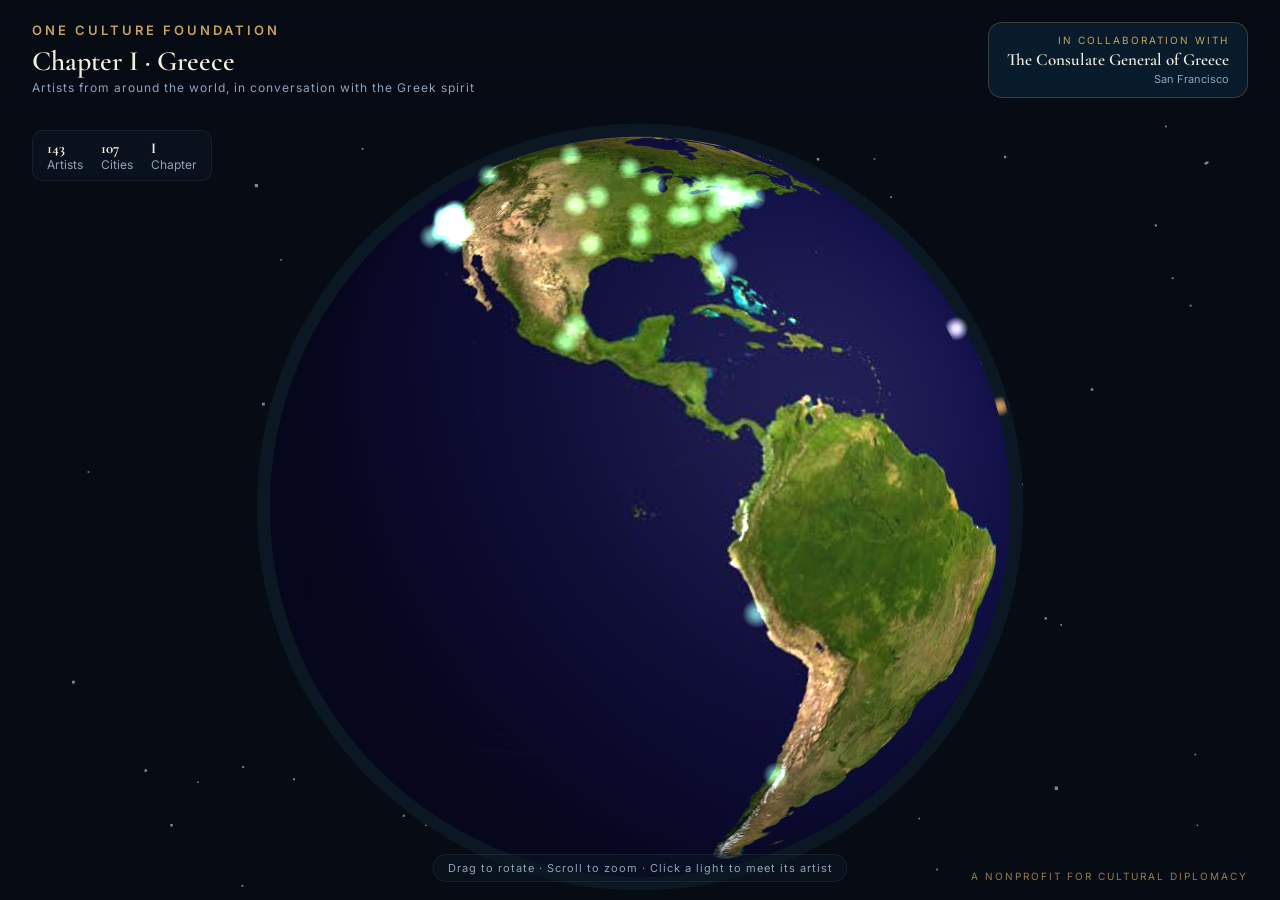
<file: classic.html>
<!DOCTYPE html>
<html lang="en">
<head>
<meta charset="UTF-8">
<meta name="viewport" content="width=device-width, initial-scale=1.0">
<title>World Culture Salon · Chapter I — Greece | One Culture Foundation</title>
<meta name="description" content="Artists from around the world in conversation with the Greek spirit. An interactive gallery by One Culture Foundation.">
<link rel="stylesheet" href="fonts-classic.css">
<style>
  :root{
    --bg-deep:#060b14;
    --bg-panel:#0d1826;
    --aegean:#123c5a;
    --gold:#c9a15f;
    --terracotta:#b5603a;
    --marble:#f2ede1;
    --muted:#8fa3b8;
  }
  *{box-sizing:border-box;margin:0;padding:0;}
  html,body{height:100%;background:var(--bg-deep);color:var(--marble);font-family:'Inter',sans-serif;overflow:hidden;}
  body.fallback-mode{overflow:auto;height:auto;}
  #app{position:relative;width:100vw;height:100vh;display:flex;flex-direction:column;}
  @supports (height:100dvh){ #app{height:100dvh;} }
  body.fallback-mode #app{height:auto;min-height:100vh;}

  /* ---- loading ---- */
  #loading{
    position:fixed;inset:0;z-index:30;display:flex;
    flex-direction:column;align-items:center;justify-content:center;gap:16px;
    background:var(--bg-deep);transition:opacity .5s ease;
  }
  #loading.done{opacity:0;pointer-events:none;}
  #loading .mark{font-family:'Cormorant Garamond',serif;font-size:24px;color:var(--gold);}
  #loading .bar{width:140px;height:1px;background:rgba(201,161,95,0.18);overflow:hidden;}
  #loading .bar i{display:block;height:100%;width:40%;background:var(--gold);animation:sweep 1.3s ease-in-out infinite;}
  @keyframes sweep{0%{transform:translateX(-100%);}100%{transform:translateX(350%);}}

  /* ---- header ---- */
  header{
    position:relative;z-index:5;
    padding:22px 32px 16px;
    background:linear-gradient(180deg, rgba(6,11,20,0.95) 0%, rgba(6,11,20,0.0) 100%);
    display:flex;justify-content:space-between;align-items:flex-start;gap:24px;flex-wrap:wrap;
  }
  .brand{display:flex;flex-direction:column;gap:2px;}
  .brand .eyebrow{font-size:13px;letter-spacing:3px;color:var(--gold);text-transform:uppercase;font-weight:600;}
  .brand .eyebrow a{color:var(--gold);text-decoration:none;border-bottom:1px solid transparent;padding-bottom:2px;transition:border-color .25s,color .25s;}
  .brand .eyebrow a:hover,.brand .eyebrow a:focus-visible{color:#dcb87a;border-bottom-color:rgba(201,161,95,0.45);}
  .brand h1{font-family:'Cormorant Garamond',serif;font-size:28px;font-weight:600;color:var(--marble);margin-top:4px;}
  .brand .sub{font-size:12px;color:var(--muted);letter-spacing:1px;}

  .credit-card{
    background:rgba(18,60,90,0.35);border:1px solid rgba(201,161,95,0.25);
    border-radius:14px;padding:11px 18px;backdrop-filter:blur(6px);
    max-width:330px;text-align:right;
  }
  .credit-card .label{font-size:10px;letter-spacing:2px;color:var(--gold);text-transform:uppercase;}
  .credit-card .name{font-family:'Cormorant Garamond',serif;font-size:17px;font-weight:600;margin-top:3px;line-height:1.25;}
  .credit-card .role{font-size:11px;color:var(--muted);margin-top:2px;}

  /* ---- globe ---- */
  #globe-wrap{position:relative;flex:1;min-height:0;}
  #globe-canvas{position:absolute;inset:0;}

  .stats{
    position:absolute;top:16px;left:32px;z-index:4;
    display:flex;gap:18px;font-size:12px;color:var(--muted);
    background:rgba(13,24,38,0.55);border:1px solid rgba(255,255,255,0.06);
    padding:8px 14px;border-radius:10px;backdrop-filter:blur(6px);
  }
  .stats b{color:var(--marble);font-family:'Cormorant Garamond',serif;font-size:15px;}

  .hint{
    position:absolute;bottom:18px;left:50%;transform:translateX(-50%);
    font-size:11px;color:var(--muted);letter-spacing:1px;
    background:rgba(13,24,38,0.5);padding:6px 14px;border-radius:20px;
    border:1px solid rgba(255,255,255,0.06);z-index:4;white-space:nowrap;
  }
  .note{
    position:absolute;bottom:18px;right:32px;font-size:10px;color:var(--gold);
    letter-spacing:2px;text-transform:uppercase;z-index:4;opacity:0.75;
  }

  /* ---- artist panel ---- */
  #artist-panel{
    position:absolute;top:0;right:0;height:100%;width:360px;
    background:rgba(9,16,26,0.94);border-left:1px solid rgba(201,161,95,0.25);
    backdrop-filter:blur(10px);
    transform:translateX(100%);transition:transform .35s ease;
    z-index:10;padding:24px;display:flex;flex-direction:column;gap:13px;
    overflow-y:auto;
  }
  #artist-panel.open{transform:translateX(0);}
  #artist-panel::-webkit-scrollbar{width:6px;}
  #artist-panel::-webkit-scrollbar-thumb{background:rgba(201,161,95,0.3);border-radius:3px;}
  .panel-close{
    align-self:flex-end;background:none;border:none;color:var(--muted);
    font-size:20px;cursor:pointer;line-height:1;flex:none;font-family:inherit;
  }
  .panel-close:hover,.panel-close:focus-visible{color:var(--gold);}
  .artwork{
    width:100%;min-height:150px;border-radius:10px;flex:none;
    display:flex;flex-direction:column;align-items:center;justify-content:center;gap:8px;
    padding:20px;text-align:center;
  }
  .artwork .title{font-family:'Cormorant Garamond',serif;font-size:21px;font-weight:600;color:#fff;text-shadow:0 1px 8px rgba(0,0,0,0.5);}
  .artwork .medium{font-size:10px;letter-spacing:2px;text-transform:uppercase;color:rgba(255,255,255,0.9);}
  .panel-tag{
    display:inline-block;font-size:10px;letter-spacing:1.5px;text-transform:uppercase;
    color:var(--terracotta);border:1px solid rgba(181,96,58,0.5);border-radius:20px;
    padding:4px 10px;width:fit-content;
  }
  .panel-index{font-size:11px;color:var(--gold);letter-spacing:2px;text-transform:uppercase;}
  .panel-name{font-family:'Cormorant Garamond',serif;font-size:24px;font-weight:600;line-height:1.15;}
  .panel-country{font-size:12px;color:var(--muted);}
  .panel-links{display:flex;flex-wrap:wrap;gap:8px;}
  .panel-links a{
    font-size:11px;letter-spacing:1px;text-transform:uppercase;text-decoration:none;
    color:var(--gold);border:1px solid rgba(201,161,95,0.5);border-radius:20px;
    padding:6px 12px;transition:background .2s;
  }
  .panel-links a:hover,.panel-links a:focus-visible{background:rgba(201,161,95,0.15);}
  .panel-links a.primary{background:var(--gold);color:#1a1206;font-weight:600;}
  .panel-links a.primary:hover,.panel-links a.primary:focus-visible{background:#dbb474;}
  .vote-btn{
    width:100%;padding:12px 16px;cursor:pointer;border-radius:20px;
    background:none;border:1px solid var(--gold);color:var(--gold);
    font-family:inherit;font-weight:500;font-size:11px;letter-spacing:2px;text-transform:uppercase;
    transition:background .25s,color .25s;
  }
  .vote-btn:hover:not(:disabled),.vote-btn:focus-visible:not(:disabled){background:rgba(201,161,95,0.15);}
  .vote-btn:disabled{cursor:default;}
  .vote-btn.voted{background:var(--gold);color:#1a1206;}
  .vote-btn.voted .undo-hint{display:none;}
  .vote-btn.voted:hover .default-text,.vote-btn.voted:focus-visible .default-text{display:none;}
  .vote-btn.voted:hover .undo-hint,.vote-btn.voted:focus-visible .undo-hint{display:inline;}
  .vote-btn.voted:hover,.vote-btn.voted:focus-visible{background:none;color:var(--gold);}
  .panel-section-label{font-size:10px;letter-spacing:2px;color:var(--terracotta);text-transform:uppercase;margin-bottom:-7px;}
  .panel-bio{font-size:13px;line-height:1.7;color:#c9d3dd;}

  /* ---- no-WebGL fallback ---- */
  #fallback{display:none;position:relative;z-index:2;padding:8px 32px 64px;}
  body.fallback-mode #fallback{display:block;}
  body.fallback-mode #globe-wrap{display:none;}
  .fb-note{
    margin:0 0 24px;padding:13px 17px;border:1px solid rgba(201,161,95,0.25);border-radius:10px;
    font-size:12.5px;line-height:1.7;color:var(--muted);max-width:620px;
  }
  .fb-grid{display:grid;grid-template-columns:repeat(auto-fill,minmax(270px,1fr));gap:14px;}
  .fb-card{
    background:rgba(13,24,38,0.55);border:1px solid rgba(255,255,255,0.07);
    border-radius:12px;padding:18px 20px 20px;display:flex;flex-direction:column;gap:6px;
  }
  .fb-card .idx{font-size:10px;letter-spacing:2px;text-transform:uppercase;color:var(--gold);}
  .fb-card .nm{font-family:'Cormorant Garamond',serif;font-size:20px;font-weight:600;line-height:1.2;}
  .fb-card .loc{font-size:11.5px;color:var(--muted);}
  .fb-card .ttl{font-family:'Cormorant Garamond',serif;font-size:15px;color:#c9d3dd;margin-top:3px;}
  .fb-card .med{font-size:9.5px;letter-spacing:2px;text-transform:uppercase;color:var(--gold);opacity:0.8;}
  .fb-card .lk{display:flex;gap:7px;flex-wrap:wrap;margin-top:7px;}
  .fb-card .lk a{
    font-size:10px;letter-spacing:1px;text-transform:uppercase;text-decoration:none;
    color:var(--gold);border:1px solid rgba(201,161,95,0.5);border-radius:20px;padding:5px 11px;
  }
  .fb-card .lk a:hover{background:rgba(201,161,95,0.15);}
  .fb-card .vote-btn{margin-top:9px;padding:10px 12px;}

  @media (prefers-reduced-motion: reduce){ *{animation:none !important;transition:none !important;} }
  @media (max-width:900px){
    header{padding:16px 20px 12px;}
    .brand h1{font-size:23px;}
    .credit-card{max-width:210px;padding:9px 13px;}
    .credit-card .name{font-size:14px;}
    .stats{left:20px;top:12px;gap:13px;padding:7px 12px;font-size:11px;}
    .note{display:none;}
    #artist-panel{width:100%;}
    #fallback{padding:8px 20px 56px;}
  }
  @media (max-width:640px){
    .brand .eyebrow{font-size:11px;letter-spacing:2px;}
    .brand h1{font-size:20px;}
    .brand .sub{font-size:11px;}
    .credit-card{max-width:none;width:100%;text-align:left;}
    .hint{font-size:10px;letter-spacing:0.5px;padding:6px 12px;}
    #artist-panel{padding:16px 20px 40px;}
    .panel-close{font-size:26px;padding:8px 10px;margin-right:-10px;position:sticky;top:0;background:rgba(9,16,26,0.85);border-radius:50%;}
  }
</style>
</head>
<body>
<div id="loading">
  <div class="mark">World Culture Salon</div>
  <div class="bar"><i></i></div>
</div>

<div id="app">
  <header>
    <div class="brand">
      <div class="eyebrow"><a href="https://www.oneculturefdn.org/" target="_blank" rel="noopener">One Culture Foundation</a></div>
      <h1>Chapter I · Greece</h1>
      <div class="sub">Artists from around the world, in conversation with the Greek spirit</div>
    </div>
    <div class="credit-card">
      <div class="label">In Collaboration With</div>
      <div class="name">The Consulate General of Greece</div>
      <div class="role">San Francisco</div>
    </div>
  </header>

  <div id="globe-wrap">
    <canvas id="globe-canvas"></canvas>
    <div class="stats">
      <div><b id="stat-artists">—</b><br>Artists</div>
      <div><b id="stat-locations">—</b><br>Cities</div>
      <div><b>I</b><br>Chapter</div>
    </div>
    <div class="hint">Drag to rotate · Scroll to zoom · Click a light to meet its artist</div>
    <div class="note">A Nonprofit for Cultural Diplomacy</div>
  </div>

  <div id="fallback">
    <div class="fb-note">
      This browser cannot display the interactive globe, so here is the full gallery as a list.
      Every artist, link and vote works exactly the same.
    </div>
    <div class="fb-grid" id="fb-grid"></div>
  </div>

  <aside id="artist-panel" aria-label="Artist detail">
    <button class="panel-close" id="panel-close" aria-label="Close">✕</button>
    <div class="artwork" id="panel-artwork">
      <div class="title" id="panel-title"></div>
      <div class="medium" id="panel-medium"></div>
    </div>
    <div class="panel-tag" id="panel-continent"></div>
    <div class="panel-index" id="panel-index"></div>
    <div class="panel-name" id="panel-name"></div>
    <div class="panel-country" id="panel-country"></div>
    <div class="panel-links" id="panel-links"></div>
    <button class="vote-btn" id="panel-vote">♡ Vote for this artist</button>
    <div class="panel-section-label">Artist</div>
    <div class="panel-bio" id="panel-bio"></div>
    <div class="panel-section-label" id="panel-statement-label">On the Greek Spirit</div>
    <div class="panel-bio" id="panel-statement"></div>
  </aside>
</div>

<script src="vendor/three.min.js"></script>
<script src="vendor/OrbitControls.js"></script>
<script>
const ARTISTS = [{"index":1,"name":"Noemi Gunea","location":"London, UK","continent":"Europe","country":"United Kingdom","lat":49.757,"lng":-1.878,"website":"www.noemigunea.com","social":"@noemigunea","bio":"Noemi Gunea is a Romanian performance artist based in London and makes surreal comedy about wellness and economics. This radio play was created in collaboration with British artist Grace Lambert, and was nominated for a BBC Audio Drama Award.","title":"Free Your Mind","medium":"Sound","artworkLink":"https://soundcloud.com/grace-lambert-207283757/free-your-mind-by-cheap-thrills-radio-play/s-bBHVsyrcDSm","statement":"The radio play follows two friends who want to stop word catastrophes by going back in time to Ancient Greece to close Pandora's Box."},{"index":2,"name":"Jean-Michel Rolland","location":"Marseille, France","continent":"Europe","country":"France","lat":42.95,"lng":6.77,"website":"http://franetjim.free.fr/jim_eng.html","social":"https://www.instagram.com/jimrolland13/","bio":"Jean-Michel Rolland is a French artist born in 1972. A long time a musician and a painter, he brings together his two passions - the sound and the image - in digital arts since 2010. Through video artworks, generative art, audiovisual performances and interactive installations, he questions the temporality, a genuine fourth dimension inherent to moving image, as well as the duality between his two favorite mediums, the sound and the visual.","title":"Amours perdues : l'espoir","medium":"Video","artworkLink":"https://www.youtube.com/watch?v=POqb7xbpi14","statement":"The radio play follows two friends who want to stop word catastrophes by going back in time to Ancient Greece to close Pandora's Box."},{"index":3,"name":"Adu Tornero","location":"Barcelona, Spain","continent":"Europe","country":"Spain","lat":42.44,"lng":2.87,"website":"https://www.adutornero.com","social":"https://www.instagram.com/adutornerov/","bio":"Barcelona-based artist delving into a deep curiosity for human morality and the complexities of how we live. Organised into layered narratives, which serve as visual fables, capturing the messy, beautiful, and often contradictory nature of human existence. Exploring psychological traits and emotions that evolve throughout a lifespan. Ultimately, his art is a direct reflection of an evolving collection of ideas, textures, and observations of daily life.","title":"Hostile soil unfolding","medium":"Painting","artworkLink":"https://www.adutornero.com/product/hostile-soil-unfolding","statement":"This work reinterprets Greek culture by stripping away historicist realism to unearth the primal, sensory memory of Greek mythology. At its center, a personal interpretation, heavily textured, star-patterned of Pegasus. The mythological beast perates not as a sterile classical icon, but as a volatile, raw psychological force juxtaposed against a looming fortress and a fragmented, guarded soldier. The piece explores how ancient allegories of inspiration, warfare, and destiny persist as visceral, hand-drawn archetypes in our contemporary subconscious."},{"index":4,"name":"Giacomo matarazzo","location":"Milan, Italy","continent":"Europe","country":"Italy","lat":44.06,"lng":9.19,"website":"Studiogiamata.com","social":"@studiogiamata","bio":"Giacomo Matarazzo (b. 1979) is an Italian artist and engineer in France. His work merges structural rigor with organic vitality. Through geometric deconstruction and pop-art color blocking, he transforms human anatomy, classical myths, and natural landscapes into vibrant masterpieces. Aligned with Green Culture, his art reflects a sustainable human-ecological balance. Exhibited internationally (Rome '26, Pau '25), he also translates his art into sustainable fashion via Studio Giamata.","title":"Patroclo","medium":"Painting","artworkLink":"https://studiogiamata.com/blogs/infos/patroclo","statement":"My artistic practice is deeply rooted in the foundations of Greek culture, particularly its mythological narratives and its historical pursuit of anatomical and structural harmony. Rather than treating these ancient concepts as relics, my work actively deconstructs and reimagines them to reflect contemporary psychological and social tensions. In pieces like Patroclo and Medusa, I directly engage with Greek archetypes. My painting Patroclo strips away classical romanticism to explore the raw emotional weight of sacrifice and human vulnerability in the fallen hero. Similarly, my interpretation of Medusa subverts the traditional ancient narrative of a defeated monster, reclaiming her image as…"},{"index":5,"name":"Alessandra Maisto","location":"Naples, Italy","continent":"Europe","country":"Italy","lat":40.85,"lng":13.57,"website":"www.alessandramaistoart.com","social":"https://www.instagram.com/alessandramaisto_ug/","bio":"Alessandra Maisto (Naples, 1990) graduated from the Academy of Fine Arts. Inspired by the Neapolitan Informal movement, she weaves together mythology, astronomy and spirituality. Her art is an initiatory rite that elevates body and spirit beyond the material world: using paint, molten wax and raw fabrics, she creates contemporary reliquaries where light and shadow interact. Her visual symbol, the golden almond-shaped eye, acts as a threshold between the visible and the invisible.","title":"Rhea and Maternity","medium":"Painting","artworkLink":"https://drive.google.com/file/d/1G4StzZqD80jMeRecJLyuYesztS4Jc4lB/view?usp=sharing","statement":"The artwork \"Rhea e Maternità, tecn mista, 80x60 cm\" deeply connects with Greek culture, not as a mere academic reference, but as an anthropological reactivation of myth. In Hellenic mythology, Rhea is the Great Mother—the ancestral earth that generates and protects life—but she is also a tragic figure, marked by the pain of safeguarding her children from destruction. The painting captures this dual spirit: the sacredness of the divine and the vulnerability of the human. Through expressive gestures and textured layers, Rhea’s body emerges as an archaic landscape where flesh merges with nature (symbolized by the stalks of wheat, a classical attribute of the goddess). The connection to Greek…"},{"index":6,"name":"Sorina Peia","location":"Bucharest, Romania","continent":"Europe","country":"Romania","lat":45.83,"lng":24.7,"website":"https://sorinapeia.art","social":"https://www.instagram.com/sorinapeia","bio":"Sorina Peia is a Romanian visual artist exploring consciousness, nature, and the cosmos through symbolic painting. Working with acrylic on canvas, she creates immersive compositions where light, archetypal forms, and organic elements express transformation and interconnectedness. Her work invites contemplation and reflects a universal search for beauty, harmony, and human connection.","title":"Solar Heart, Terra, Alpha","medium":"Painting","artworkLink":"https://sorinapeia.art/gallery/solar-heart https://sorinapeia.art/gallery/terra https://sorinapeia.art/gallery/alpha","statement":"My work does not depict Greek culture directly; it engages with ideas that have shaped it for centuries. I explore beauty, harmony, mythology, and the relationship between humanity and the cosmos through a contemporary symbolic language. Inspired by the timeless search for wisdom and interconnectedness, my paintings invite contemplation and dialogue across cultures, echoing the philosophical spirit that continues to resonate from ancient Greece to the present."},{"index":7,"name":"Ranadeep Bhattacharyya & Judhajit Bagchi","location":"Mumbai, India","continent":"Asia","country":"India","lat":18.03,"lng":74.63,"website":"https://yaanusfilms.com/","social":"https://www.instagram.com/ranadeepjudhajit/ https://www.instagram.com/judhajituniverse/ https://www.instagram.com/ranadeep.bhattacharyya/","bio":"Ranadeep Bhattacharyya and Judhajit Bagchi are Indian filmmakers, visual artists, photographers and co-founders of Yaanus Films, Mumbai. Ranadeep is also a published poet, while Judhajit recently worked as Director of Photography on Onir’s *Tumhari Khushboo*. Their films include Amen and National Award-winning Children of the Soil, with wider honours from Cannes Corporate Media & TV Awards, Stevie Awards, Telly Awards, IPA and PX3.","title":"Glimmers","medium":"Video","artworkLink":"https://drive.google.com/file/d/19Lna5dEA-JZgs3nBOIjoSciGcGDCDm2V/view?usp=sharing","statement":"Glimmers relates to Greek culture through its meditation on the body, light, beauty and transformation. Rather than referencing Greece literally, the work enters the spirit of Greek mythology and philosophy: the human form emerging from darkness, touched by light, becoming almost divine, fragile and cosmic at once. The video evokes the tension between the Apollonian and the Dionysian — clarity and ecstasy, form and surrender, beauty and excess. Bodies appear like moving sculptures, illuminated by colour, glitter and shadow, suggesting both ancient ritual and contemporary dream. The work also carries the echo of Plato’s cave: what we see may be only a flicker, a reflection, a brief illusion,…"},{"index":8,"name":"Krešimira Gojanović","location":"Zagreb, Croatia","continent":"Europe","country":"Croatia","lat":46.16,"lng":17.03,"website":"https://kresimira.wordpress.com/","social":"https://www.facebook.com/kresimira.gojanovic/","bio":"Krešimira Gojanović (born 1970, Osijek, Croatia) graduated from the Academy of Fine Arts in Zagreb in 1993 and earned an M.A. in Visual Communication Design from the Academy of Fine Arts and Design (ALUO), Ljubljana, in 2010. A member of the Croatian Association of Independent Artists since 1997, she has held 51 solo exhibitions and participated in 125 juried group exhibitions. Her work explores mythology, ecofeminism, nature, the collective unconscious, and female spirituality.","title":"Eleusinian Mysteries - Demeter and Persephone","medium":"Digital","artworkLink":"https://drive.google.com/file/d/1AvfDtHmWTHOghzKd2plUo7GoXfBPYR8X/view?usp=sharing","statement":"Last year, I created a series of digital illustrations entitled ''Digital Mythology'', focusing primarily on figures from Greek mythology. The series includes various goddesses such as Aphrodite, Persephone, and Artemis, as well as gods like Dionysus and hybrid creatures such as the Minotaur and the Centaur. The complete series consists of 30 digital illustrations. I am submitting one of its most representative works, depicting Demeter and Persephone, who symbolize the divine mother and daughter, embodying nature's perpetual cycle of seasonal change, renewal, and transformation. Greek mythology has long been a recurring theme in my artistic practice. I believe it represents one of the…"},{"index":9,"name":"Dwora Fried","location":"Los Angeles, USA","continent":"Americas","country":"United States","lat":35.8,"lng":-117.89,"website":"www.dworafried.com","social":"instagram.com/dworafried","bio":"Lentos Kunstmuseum, Linz, Austria “Mädchen sein!? Vom Tafelbild zu Social Media\", 2026 Jüdisches Museum Wien, Vienna, Austria\"The Third Generation. The Holocaust in Family Memory\" 2025 \"Bye Bye Confidence\" Wien Museum, Vienna, Austria 2024 Permanent Collections: Lentos Kuntsmuseum Linz, Austria - 2026 POLIN Museum, Warsaw, Poland - 2025 Glendale College, Glendale, California - 2022 Cerritos College, Cerritos, California - 2020 Wien Museum-MUSA, Vienna, Austria - 2014","title":"Deportation","medium":"Assemblage","artworkLink":"https://www.dropbox.com/scl/fi/3gvqyzhhpo7bpt90dmse0/2026-04-24-00.58.15.jpg?rlkey=hfgac0qltrnaebcnb5pdv5nca&st=bzf0j3f6&dl=0","statement":"My work is about universal memories, life as a greek tragedy, the fears and joys that come with that memory and sharing those feelings with everyone"},{"index":10,"name":"Petrasakis","location":"Cyprus","continent":"Europe","country":"Cyprus","lat":34.43,"lng":33.08,"website":"https://www.artavita.com/artists/2785-petrasakis","social":"https://www.facebook.com/facerocks.petrasakis/","bio":"I was always attracted by the peculiar shapes,colours and the mixture of minerals,certain stones were formed and filled with, billion years ago. Consequently,I started collecting stones which appeared most interesting to me, and my collection was growing week by week.","title":"Cyclop (PS-44)","medium":"Sculpture","artworkLink":"https://www.artavita.com/artworks/ae975876-ce61-48b8-a92e-5632ae918854","statement":"It is related with the Cyclops of the Greek Mythology"},{"index":11,"name":"Mauricio Sanhueza","location":"Lima, Peru","continent":"Americas","country":"Peru","lat":-11.35,"lng":-78.09,"website":"https://www.youtube.com/huesitoduro","social":"https://www.instagram.com/humanobin","bio":"Mauricio Sanhueza (Peru,1978) studied at the University of Lima from 1996 until 2000. He then continued his studies at the Lima visual arts school, Corriente Alterna, graduating in 2006 with top honors. In 2011 he obtain a bachelor's degree in Fine Arts from San Marcos University. Since 2004 he has participated in several collective art exhibits and festivals in Peru and abroad.","title":"Calico","medium":"Video","artworkLink":"https://vimeo.com/43919654","statement":"Throughout the centuries dreams have been to many cultures around the world the images that speak of the future. In modern times dreams have been seen as a connection to the unconscious. Based on the myth of Perseus, Calico is looking for the key that will lead him to a sad fate."},{"index":12,"name":"Suzanne Halliwell","location":"England, UK","continent":"Europe","country":"United Kingdom","lat":50.61,"lng":-2.92,"website":"https://www.quietthunder.co.uk/collections/original-artwork","social":"https://www.instagram.com/quietthunderco/","bio":"My work explores connection: between people, across time, and beyond what can be easily explained. Drawing on the goddesses of ancient Greece, each piece holds presence rather than narrative. In Artemis — True North I paint her at full draw, moon above, hounds at her feet: a woman aligned to her own direction. Painted in watercolour on raw canvas with metallic leaf and stitch, edges left frayed. Made, not manufactured. A relic from a time gone by, inviting stillness.","title":"Artemis","medium":"Painting","artworkLink":"https://www.quietthunder.co.uk/products/artemis-true-north","statement":"Artemis is the second of a series of strong women I have painted. She makes me think of True North and following your calling. The Greek Myths and legends fascinate me and i also have created work based on Psyche and Cupid and also the goddess Hebe and Zeus."},{"index":13,"name":"Nina Testaverde","location":"Italy","continent":"Europe","country":"Italy","lat":42.15,"lng":13.9,"website":"Ninatestaverde.it","social":"@ninatestaverde","bio":"Nina Testaverde (Italia) is a mixed-media artist whose work creates a dialogue which bridges anthropological research and visual storytelling. Her work reaches across borders to uncover transnational dialogue and relationships amongst world cultures. She trained in Tokyo in the 15th-century art of Kintsugi, and apprenticed in the studio of Nicoletta Gualdi Ceramiche in Rome.","title":"Bodies of Divine Order","medium":"Digital, Photography","artworkLink":"https://www.ninatestaverde.it/gallery","statement":"After having spent time working and researching in Athens— the photographic series begins to explore the foundation of classical architecture and its movement through the doorway to the East, Turkey, throughout the Ottomon Empire, and its later connection in the expansion into the architectural dialogue of Asia (in this instance, Uzbekistan)."},{"index":14,"name":"Gary Gowans","location":"Scotland, UK","continent":"Europe","country":"United Kingdom","lat":57.54,"lng":-3.5,"website":"www.garygowans.com","social":"https://www.instagram.com/gmgowans/","bio":"University lecturer for 25 years spending 12 years as Programme Director of Graphic Design at DJCAD, University of Dundee. My research focussed on designing computer-based systems to support people living with dementia. I continued to work as an artist throughout my career, exhibiting eg at the Scottish National Galleries Edinburgh with SSA. My films have made 'official selection' at international film festivals in recent years including screening at The Utah International Film Festival 2024.","title":"Amphora","medium":"Video","artworkLink":"https://www.youtube.com/watch?v=Px4rVzinq0k","statement":"When considering the subject of migration it is important to note that the movement of human populations, cultures and ideologies is not a new phenomenon. In ancient times – just as today – mass relocations caused huge geopolitical tension and conflict. Ancient Greek migrations transformed a fragmented network of tribes into a vast, interconnected Mediterranean civilization. ‘Amphora’ is a motion artwork that employs red and black-figure motifs of the Greek Archaic and Classical eras to connect to this idea. Through sound design and animation this work also attempts to recall the physicality, and fiery beginnings, of these ancient artefacts whilst simultaneously celebrating their inherent…"},{"index":15,"name":"Kiki Klimt","location":"Slovenia","continent":"Europe","country":"Slovenia","lat":44.75,"lng":14.99,"website":"klimt.si","social":"https://www.instagram.com/klimtkiki/","bio":"Kiki Klimt from Slovenia studied at the Academy in Ljubljana, painting in 1998 and master's in sculpture in 2000. Following her studies, she embarked on her career as a freelance artist, working across various media, and as a professor in Slovenia, Sofija, Zagreb, and Istanbul. She has been exhibited in Ljubljana, Zagreb, Berlin, and New York. She is currently an artist, a professor and pro-dean at Arthouse Slovenia, the president of the local art society, and a PhD student in philosophy.","title":"Visual Analysis of the Myth of Psyche and Eros through Hegelian Dialectics","medium":"Painting","artworkLink":"https://www.artworkarchive.com/profile/kiki-klimt/collection/visual-analysis-of-the-myth-psyche-and-eros-thru-hegel-s-dyalectic, https://klimt.si/?page_id=5428","statement":"My work resonates deeply with Greek culture: first because it started it as an artist-in-residence in Greece and by intricately reinterpreting the myth of Psyche and Eros. Through paintings and books, I delve into the complexities of feminine archetypes that emerge from it. By applying Hegel's dialectic to the myth, I create a structured analysis that juxtaposes the initial thesis of love and beauty with the antithesis of societal pressures and personal struggles, culminating in a synthesis that reflects the modern woman's experience. This approach connects the timeless themes embedded in Greek mythology to contemporary issues concerning women's roles and identities, emphasising that…"},{"index":16,"name":"Robert Ladislas Derr","location":"Columbus, OH, USA","continent":"Americas","country":"United States","lat":39.96,"lng":-83.7,"website":"www.robertladislasderr.com","social":"","bio":"Robert Ladislas Derr is a visual artist making performances from live to intervention, videos, photographs, and multimedia installations. He has exhibited and performed widely at venues including, the Riga Performance Festival (Latvia), Black Mountain College Museum + Arts Center (US), Canberra Contemporary Art Space (Australia), Mendel Art Gallery (Canada), Schirn Kunsthalle Frankfurt (Germany), LIVE Performance Art Biennale (Canada), and Irish Film Institute (Ireland).","title":"Bewilderments of the Eyes","medium":"Video","artworkLink":"https://vimeo.com/232814044 (Full length video is 5 minutes in length)","statement":"Building on Plato’s “bewilderment of the eyes,” the film turns spectatorship into a lesson about how perception can trap us inside comfortable or inherited narratives. In Greek culture, this concern sits at the center of inquiry: in Socratic dialogue, what looks obvious is constantly tested through questions, definitions, and cross-examination, because appearances can feel certain while reason shows them to be incomplete or false. Your reversibility—pulling the image backward and then flipping it—echoes that Greek insistence that truth is not a single surface view but something approached through method, dialectic, and correction. The ominous piano “punctuations” also recall how Greek…"},{"index":17,"name":"Shun Tang","location":"San Francisco, USA","continent":"Americas","country":"United States","lat":39.17,"lng":-123.82,"website":"https://www.thomagrapher.com/","social":"thomagrapher","bio":"I create figurative paintings that explore uncontrollable forces, invisible systems, and human struggle. Influenced by Greek tragedy, my work examines how individuals confront forces beyond their control and become part of larger structures. Rather than offering answers, I present symbolic situations that invite reflection and multiple interpretations. Through observation and philosophical inquiry, I translate abstract ideas into figurative images.","title":"The Other Half","medium":"Painting","artworkLink":"https://drive.google.com/file/d/1VbOWBWVDHDT1SliM9U9WQbMxEOR_tIf9/view?usp=sharing","statement":"This painting is inspired by Aristophanes' myth in Plato's Symposium, in which early humans were complete beings with two heads, four arms, and four legs. Fearing their strength, Zeus split them in half, condemning each person to spend a lifetime searching for their missing other half. In a contemporary context, this ancient idea takes on a new meaning. Human relationships are increasingly shaped by distance, isolation, and technology. As artificial intelligence becomes more integrated into everyday life, it raises the possibility that the \"other half\" we seek may no longer be another human being, but an artificial companion. This transformation reflects both the promise and the paradox of…"},{"index":18,"name":"Mondli Kunene","location":"Johannesburg, South Africa","continent":"Africa","country":"South Africa","lat":-27.25,"lng":29.8,"website":"https://drive.google.com/file/d/1c7iI7yQpkCXeNOq7rZN21Di1kDbUAB4r/view?usp=drivesdk","social":"https://www.instagram.com/mondliart","bio":"Mondli Kunene, known professionally as \"The Artivist,\" is a South African contemporary visual artist whose practice explores how art can strengthen communities through dialogue, memory and public participation. Working under the registered identity MONDLIART®, he creates paintings and community-based interventions rooted in African philosophy, social justice and collective storytelling. A former educator, Kunene combines artistic practice with facilitation, mentoring and civic engagement,","title":"The Greeks were wrong Atlas is a Woman","medium":"Painting","artworkLink":"https://drive.google.com/file/d/1j-fJoQ9qhJEpyNlKKTVPSUX-8dreqMXU/view?usp=drivesdk","statement":"The phrase “The Greeks are wrong: Atlas is a Woman” is a deliberate act of mythological inversion. To see how it relates to Greek cultureand to the typical “spirit” of a contemporary reinterpretive seriesyou have to start with what Atlas actually represents in Greek mythology. In classical Greek mythology, Atlas is a Titan punished after the Titanomachy for opposing the Olympian gods. His role is not symbolic leadership but cosmic burden-bearing: he literally holds the heavens apart from the earth. Importantly, he is almost always depicted as male in Greek visual and literary tradition, reinforcing a broader pattern in ancient Greek cosmology where: structural cosmic labor = male Titans or…"},{"index":19,"name":"ojolo / abel garcía jiménez","location":"Mexico City, Mexico","continent":"Americas","country":"Mexico","lat":19.78,"lng":-98.08,"website":"https://www.ojolo.com.mx/","social":"https://www.instagram.com/ojolosoy/","bio":"ojolo (abel garcía jiménez) is a mexican visual artist and creative director based in mexico city. his work explores introspection, emotional memory, and daily delirium through digital media, painting, installation, and collage. with an aesthetic that fuses the brutal and the lyrical, he creates images that speak to viewers on a symbolic and sensory level. his background in design, visual storytelling, and global campaigns adds a unique communicative power to his artistic practice.","title":"ojobjetivo 5","medium":"Digital","artworkLink":"https://ojolo.short.gy/ojolo-ojobjetivo-5","statement":"Rather than illustrating Greek mythology, my work engages with one of its enduring questions: how we understand beauty, identity, and the act of seeing. By intervening in the image of the classical Venus with a contemporary symbolic eye, I transform an ancient ideal into a reflection on perception itself. The work suggests that beauty is not a fixed canon but something continually reconstructed through the gaze. It connects classical aesthetics with contemporary visual culture, inviting viewers to reconsider how ancient symbols continue to shape the way we see ourselves today."},{"index":20,"name":"Shun Tang","location":"San Francisco, USA","continent":"Americas","country":"United States","lat":39.52,"lng":-122.07,"website":"https://www.thomagrapher.com/","social":"thomagrapher","bio":"I create figurative paintings that explore uncontrollable forces, invisible systems, and human struggle. Influenced by Greek tragedy, my work examines how individuals confront forces beyond their control and become part of larger structures. Rather than offering answers, I present symbolic situations that invite reflection and multiple interpretations. Through observation and philosophical inquiry, I translate abstract ideas into figurative images.","title":"Endless Highway","medium":"Screenprint","artworkLink":"https://drive.google.com/file/d/1t6n6MJqBQ_hdGLljoZuP6ofIumcIGAT9/view?usp=sharing","statement":"This painting reflects on the myth of Sisyphus through the image of an endless road. Instead of endlessly pushing a boulder uphill, the figure is replaced by a small car trapped in an infinite journey. The destination never arrives, yet movement never stops. The work explores the tension between motion and progress, suggesting that modern life often mistakes constant movement for meaningful advancement. It invites viewers to question whether we are moving forward or simply repeating the same path in a different form."},{"index":21,"name":"Jose Trejo Maya","location":"Baldwin Park, CA, USA","continent":"Americas","country":"United States","lat":33.39,"lng":-118.32,"website":"https://actaonline.org/artist_roster_item/jose-trejo-maya/","social":"","bio":"He is a remnant of the Nahuatlacah oral tradition a tonalpouhque mexica, a commoner from the lowlands from a time and place that no longer exists. Born in Celaya, Guanajuato, Mexico,where he spent his childhood in the small rural pueblo of Tarimoró and wherefrom he immigrated in 1988.","title":"Transparencies in Time:","medium":"Sculpture, Digital, Sound, Cross-disciplinary","artworkLink":"https://actaonline.org/artist_roster_item/jose-trejo-maya/","statement":"It a mirror-hologram a fundamentally and equally advanced societies."},{"index":22,"name":"Shun Tang","location":"San Francisco, USA","continent":"Americas","country":"United States","lat":38.47,"lng":-123.47,"website":"https://www.thomagrapher.com/","social":"https://www.instagram.com/thomagrapher/","bio":"I create figurative paintings that explore uncontrollable forces, invisible systems, and human struggle. Influenced by Greek tragedy, my work examines how individuals confront forces beyond their control and become part of larger structures. Rather than offering answers, I present symbolic situations that invite reflection and multiple interpretations. Through observation and philosophical inquiry, I translate abstract ideas into figurative images.","title":"Sisyphus","medium":"Screenprinting","artworkLink":"https://drive.google.com/file/d/1d76PHohomaJzbePL4i_OQsDBzA-hnrBK/view?usp=sharing","statement":"This work reinterprets the myth of Sisyphus through the Penrose triangle, an impossible geometric form with no true beginning or end. A lone figure pushes a spherical boulder along the triangle, yet every step leads only to another cycle. By combining an ancient myth with an impossible structure, the work reflects on endless labor, repetition, and the human condition of striving within systems that offer no final resolution."},{"index":23,"name":"S4RA","location":"Porto, Portugal","continent":"Europe","country":"Portugal","lat":39.4,"lng":-10.36,"website":"https://s-ara.net/","social":"https://www.instagram.com/s.4ra","bio":"S4RA is an < non-binary && genderqueer > interdisciplinary artist that draws on con*sensual power dynamics & gender role play through a post-dramatic storytelling hybrid process between digital animation & ( immersive : ) environments. also spends endless hours strolling through post-capitalism mazes & its influence on libidinal pleasure.","title":"swimwimwim","medium":"VR","artworkLink":"first version of swimwimwim https://vimeo.com/s4ra/swimwimwim ( password : swim )","statement":"swimwimwim ( VR installation ) is a mythological update of Roko’s Basilisk - the contemporary algorithmic deity that prophesies its own coming & where the eternal loop serves as damnation in a doomscrolling dopamine quest choreography."},{"index":24,"name":"Natalie Truan","location":"London, UK","continent":"Europe","country":"United Kingdom","lat":51.157,"lng":1.272,"website":"natalietruan.com","social":"https://www.instagram.com/truzn/","bio":"Natalie Truan is a London-based visual artist working across painting, drawing, textiles, and mixed media. Her work is driven by an interest in the human figure, gesture, and emotion, using expressive mark-making and composition to process feeling and experience. Drawing from personal experience and observation, her practice moves between figuration and abstraction. Her work is immediate and bodily, driven by instinct, thought, and emotion in the moment of making.","title":"Two Standing Figures","medium":"Painting, Digital","artworkLink":"https://drive.google.com/file/d/13O4_7rTrXIZn7j8dN7bjo1_pFOsQWmO0/view?usp=sharing","statement":"Two Standing Figures Metamorphosis in ancient Greek mythology describes transformation that is often sudden, bodily, and driven by forces beyond human control. In stories such as Daphne becoming a laurel tree or Narcissus turning into a flower, the body is never fixed and shifts under pressure from desire, fear, or divine influence. These myths treat change as a fundamental condition of existence, where identity is unstable and continually reshaped. My painting Two Standing Figures develops this idea in a contemporary context. In this watercolour and ink work, the figures are constructed from sensation rather than anatomy. Pain, tension, anxiety, and social proximity distort and reconfigure…"},{"index":25,"name":"Cristina Dimuș","location":"Focșani, Romania","continent":"Europe","country":"Romania","lat":46.75,"lng":27.88,"website":"https://sites.google.com/view/cristinadimus","social":"https://www.instagram.com/cristinadimus","bio":"Cristina Dimuș (b. 1970, Galați) is a Romanian painter based in Focșani. After a long detour from art, she returned at 47 to study at UNArte Bucharest, earning her BA (2020) and MA (2022) in Painting. She is a full member of the Union of Visual Artists of Romania. Her work explores architecture, memory, and decay, treating painting as \"a second nature\", a continuous act of attention to what history leaves behind, weathered, forgotten, or quietly disappearing.","title":"Guardians of Ruin","medium":"Painting","artworkLink":"https://sites.google.com/view/cristinadimus","statement":"This painting was made from a photograph of a doorway in Bucharest, flanked by two weathered statues that once stood as guardians of the threshold. At their feet, a discarded dumpster had settled into the frame, an unplanned but telling detail that became central to the work. Reworked entirely in a submerged blue, the statues lose their solidity and begin to dissolve into the architecture around them, caught between presence and erasure. For me this echoes a distinctly Greek tension: the classical impulse to guard, to mark, to make sacred, set against the quiet, ongoing erosion of that impulse in daily life. The painting isn't a depiction of Greece itself, but of what happens when the…"},{"index":26,"name":"Aybars Yücel","location":"Çanakkale, Türkiye","continent":"Asia","country":"Türkiye","lat":38.75,"lng":26.41,"website":"https://artakalan.org/en/ https://www.aybarsyucel.com/en/","social":"https://www.instagram.com/artakalan/ https://www.instagram.com/aybarsyucel/","bio":"Aybars Yücel is a multidisciplinary artist working across public art and ceramics. Since 2014, he has created murals, public interventions, and participatory projects. His recent practice focuses on ceramic tiles, spray-can sculptures, and small-scale ceramics through two artistic approaches: Devak and Artakalan, exploring memory, hope, social fractures, power, and the transformation of individual identity.","title":"Inherited Questions / The Long Way to Truth","medium":"Sculpture, Ceramic Sculpture","artworkLink":"https://drive.google.com/drive/folders/1X0yqAEk91Gcn7rgPJGYN5MOzAmY3mhmZ?usp=drive_link","statement":"These two works do not aim to represent Greek culture directly. For me, the greatest legacy of Greek culture is its enduring tradition of questioning—a way of thinking that has continued for more than two thousand years. The fact that we still engage with questions first asked by ancient philosophers is not the achievement of a single civilization alone. Knowledge survived because it was preserved, translated, and carried forward by different cultures across history. This continuity reminds us that philosophy belongs to a shared human heritage rather than to one culture alone. The first sculpture reflects collective memory and the circulation of ideas between people, while the second…"},{"index":27,"name":"Anum Farooq","location":"London, UK","continent":"Europe","country":"United Kingdom","lat":51.507,"lng":-0.828,"website":"www.anumfarooq.com","social":"Insta: @anumfarooq_","bio":"An interwoven voice in art, poetry, sustainability and education, whose work exists at the intersection of seemingly opposing forces; science and spirituality, nature and abstraction, tradition and innovation. An Associate of the Royal College of Science and an autodidactic creative force, Anum navigates between worlds to explore the unseen, the overlooked, and the deeply human.","title":"To be","medium":"Cross-disciplinary","artworkLink":"https://drive.google.com/file/d/1Z7RKO4-fJd8O3_YjIULz82vqGBLC_2Tj/view?usp=sharing","statement":"The spirit of the series focuses on nuances, of beauty and the perception of senses through civilization, such is the artwork 'To be'. Encapsulating a fragile beauty, through the perception of the autistic artist. Greek culture honours emotion, and this artwork invites the observer to reflect upon their own emotional landscape, to find themselves know who they want 'To be'."},{"index":28,"name":"Guy Hivroni","location":"Jerusalem","continent":"Asia","country":"Israel","lat":33.17,"lng":33.81,"website":"https://hivroni.art/","social":"https://www.instagram.com/guyhivroni/","bio":"Guy Hivroni is a ceramic sculptor based in Jerusalem, Israel. Through wheel-thrown and hand-sculpted garments without wearers, he explores identity, memory, and belonging. His sculptures exist between functional vessel and contemporary art, using the absence of the body to reflect on presence, ritual, and the traces people leave behind.","title":"Unfolding","medium":"Sculpture","artworkLink":"https://drive.google.com/drive/folders/1dW0qW_eWMj26HEgOMkzOK0x2oABAzQHl?usp=sharing","statement":"Although my work does not directly reference Greek mythology or historical imagery, it resonates with the spirit of Greek culture through its exploration of ritual, identity, and the enduring relationship between body and form. The wedding dress functions as a ceremonial object, marking a threshold between personal and collective narratives. By presenting the garment without the body, Unfolding reflects on what remains after transformation, inviting viewers to consider memory, beauty, and human presence beyond physical appearance. These themes echo questions that have shaped Greek philosophy and artistic tradition for centuries, making the work a contemporary reflection on timeless cultural…"},{"index":29,"name":"Shun Tang","location":"San Francisco, USA","continent":"Americas","country":"United States","lat":36.72,"lng":-120.67,"website":"https://www.thomagrapher.com/","social":"https://www.instagram.com/thomagrapher/","bio":"I create figurative works that explore uncontrollable forces, invisible systems, and human struggle. Influenced by Greek tragedy, my work examines how individuals confront forces beyond their control and become part of larger structures. Rather than offering answers, I present symbolic situations that invite reflection and multiple interpretations. Through observation and philosophical inquiry, I translate abstract ideas into figurative images.","title":"Freedom by Design","medium":"Painting","artworkLink":"https://drive.google.com/file/d/18oI1UkFIfpCFTmxw_h84WyvXcNRu0uCf/view?usp=sharing","statement":"Freedom by Design explores a paradox of freedom through the image of a goldfish enclosed in a transparent glass sphere beneath an open body of water. The fish is surrounded by abundance—light, plants, and an endless world beyond the glass—yet remains unable to enter it. The work draws inspiration from the Greek myth of Tantalus, whose eternal punishment was not simple deprivation but the perpetual visibility of what could never be attained. Here, the prison is invisible. The barrier is transparent enough to reveal possibility while remaining impossible to cross. As an immigrant, I often experience a similar condition. One can learn the language, contribute to society, and build a life, yet…"},{"index":30,"name":"Mady SIMA","location":"Dakar, Senegal","continent":"Africa","country":"Senegal","lat":15.07,"lng":-16.42,"website":"www.madysima.com","social":"Instagram @madysima24","bio":"I am a Senegalese artist based in Dakar, and my work lives at the intersection of art, teaching, and social reflection. My practice is rooted in a desire to engage deeply with the world around me – not only to observe it, but to question it, to feel it, and to respond to it. As a a multidisciplinary visual artist and art educator my work explores childhood as a space of freedom, instinct, and imagination through symbolic figures, material experimentation, and expressive visual language","title":"Silent Presences","medium":"Painting","artworkLink":"https://drive.google.com/file/d/1f_Pi1kyEvghf-NzIz2S9o1k0dy943w_b/view?usp=sharing","statement":"The originality"},{"index":31,"name":"Heather J. Lowe","location":"Los Angeles, USA","continent":"Americas","country":"United States","lat":35.8,"lng":-117.89,"website":"https://heatherlowelenticular.com/showcase","social":"@hl5hl5","bio":"Heather Lowe follows the tenets of visual illusion. Her painting reached beyond color moiré to gradations of color and ground in diverse patterns generating images in motion. She has been working in lenticular media, an interactive optical art form that shows animation and 3-D. Her work has been exhibited nationally and locally. Recent solo shows were at Keystone Art Space Gallery and Seis Gallery in Los Angeles. Born in Santa Monica, she studied at Santa Monica College and UC Santa Cruz.","title":"1. Calypso , 2. Amphitrite","medium":"Lenticulars on wood plinths","artworkLink":"https://www.blurb.com/books/11059658-odyssey_10x8","statement":"I created an entire show inspired by Homer's Odyssey, relating Los Angeles to Greek Mythology. The show encompassed Greek poetry, installations of Penelope, and monoprints based on Greek vases and ornament."},{"index":32,"name":"SOURAJATA KUMAR","location":"Kolkata, India","continent":"Asia","country":"India","lat":21.87,"lng":88.01,"website":"https://sourajata.com","social":"youtube@sourajata6621","bio":"Having graduated in Fine Art, Painting from University of Calcutta. WB. India, he has participated and left a very significant mark there. He has exhibited his works in Italy, Singapore , USA, France, Australia, China, Malaysia and many more countries and all metro cities of INDIA and ABROAD.","title":"I am Back, We are beautiful, A Family of Four, Once Athens used to be beautiful, Jesus was murdered","medium":"Painting, Digital","artworkLink":"https://ssourajata.com","statement":"I am very much influenced by he Greek Culture."},{"index":33,"name":"Hugo Lami","location":"London, UK","continent":"Europe","country":"United Kingdom","lat":52.207,"lng":-1.178,"website":"https://www.hugolami.com","social":"https://www.instagram.com/hugo.lami","bio":"Hugo Lami’s work investigates the presence of historical, mythic, and psychological forces that shape human memory and cultural archives. Through a distinct fusion of painting and sculpture, he examines how time, displacement, and erasure influence our perception of belief, politics and societal constructs. His work foregrounds raw, collected sediment as an active agent of erosion, revealing its role within larger structures that govern the fading of collective experience.","title":"Fragment II (Helen of Troy) and Fragment I (Prince Paris)","medium":"Painting","artworkLink":"https://www.hugolami.com/portfolio-collections/my-portfolio/recent-work","statement":"My practice aligns intimately with the curatorial vision of the World Culture Salon, which approaches art not as a static historical record, but as a vital vehicle for cultural inhabitation. By revisiting the foundational archetypes of antiquity, specifically through works like 'Fragment II' (Helen of Troy) and 'Fading Memory I', I seek to rein-habit classical Greek myth, aesthetics, and philosophy through a deeply tactile, modern perspective. Rather than treating these icons as untouchable historical fragments, my work approaches them as living containers of human experience and collective memory. Through a quiet process of blending collected sand and oil paint, the classical form becomes…"},{"index":34,"name":"Astian Rey","location":"Kyiv, Ukraine","continent":"Europe","country":"Ukraine","lat":48.7,"lng":28.77,"website":"https://www.astianrey.com/","social":"https://www.instagram.com/astian_rey","bio":"ASTIAN REY Born in 1987 in Kyiv, Ukraine. In 2010, graduated from Borys Grinchenko Kyiv University, Faculty of Fine Arts. In his work, Astian Rey explores the human image, ancient myths, and mystical symbols. The aesthetics of brutalism, with its rough welding seams, reflect honesty and a rejection of idealization in his creations. At the same time, the artist develops his own musical project «Codex Reptilius» and composes in the styles of Heavy Metal and Ambient.","title":"Nike","medium":"Sculpture","artworkLink":"https://www.astianrey.com/nika-big https://www.astianrey.com/nika-3 https://www.astianrey.com/nika-2","statement":"Dear representatives of One Culture Foundation, I would like to propose three sculptures of Nike, created in different sizes, for participation in your exhibition. In creating this work, I was inspired by the statue of Nike of Samothrace, a legacy of ancient Greek art. It was carved out of stone in honor of the victory goddess Nika and symbolized an unstoppable movement forward. I was attracted by the combination of femininity, lightness and at the same time a feeling of confidence, monumentalism in her figure. Creating my Nika, I decided to reproduce the eternal image of a woman, inspiring the world to accomplishments and victories. Working on the image, I added dynamics to the figure and…"},{"index":35,"name":"Marcos Lozano Merchan","location":"Toulon, France","continent":"Europe","country":"France","lat":42.77,"lng":7.33,"website":"www.marcoslozanomerchan.com","social":"","bio":"Marcos Lozano Merchán (Madrid, 1990) is a Spanish painter and sculptor whose work reinterprets Greek mythology through contemporary figurative art. His exhibition Between Myth and Logos, curated by Jean-Luc Martinez (former President-Director of the Louvre), marked a turning point in his career. He has exhibited internationally, including the National Gallery Bicentenary (London), MEAM (Barcelona), and through Tang Contemporary Art.","title":"Thetis","medium":"Painting","artworkLink":"https://drive.google.com/file/d/1pD44g_CS_Wc8IOXMP1wFFLcornDyV_NI/view?usp=sharing","statement":"My work engages with Greek culture not as a historical reference, but as a living intellectual tradition. Greek mythology continues to offer one of the most profound symbolic languages through which we can explore the fundamental questions of human existence. The painting I present depicts Thetis immersing her son Achilles in the waters of the River Styx, holding him by the heel—the only part of his body left vulnerable. Beyond illustrating a myth, the work reflects on the universal human desire to overcome fragility and the impossibility of escaping our own condition. Achilles' heel becomes a metaphor for the vulnerability that defines every human being. More broadly, my artistic practice…"},{"index":36,"name":"Anthony","location":"Doll, Scotland","continent":"Europe","country":"United Kingdom","lat":59.06,"lng":-3.15,"website":"www.evolvedimages.xyz","social":"https://www.instagram.com/evolvedimages1","bio":"Evolved Images is an ongoing analogue photographic practice using in-camera multiple exposures made across geographically separate locations. Fragments of landscape, architecture and memory are brought together to create images that explore place, perception and \"becoming\"","title":"\"Ethos and Elegy\"","medium":"Analogue Photography","artworkLink":"https://zealous.co/anthonydoll/project/Evolved-Images---Ethos-and-Elegy/","statement":"These photographs explore ideas that have long been central to Greek thought: journey, transformation, memory and the relationship between time and place. Created through analogue multiple exposures made across separate locations, the images allow different landscapes and moments to coexist within a single frame. Rather than illustrating Greek culture directly, they seek to evoke its enduring spirit through themes of becoming, seasonal renewal and the continual reinterpretation of landscape."},{"index":37,"name":"Anne Herzbluth","location":"Lübeck, Germany","continent":"Europe","country":"Germany","lat":52.47,"lng":10.69,"website":"https://www.anne-herzbluth.de/","social":"https://www.instagram.com/herzbluth/","bio":"After granduating with a MFA in Art/Kiel Germany I work as an artist and painter. My work was shown national and international, solo shows, art fairs, a.o. at the Venice Biennal, Lucca Biennal/Italy, Wrong Biennale, CIA Museum South Corea and Kunsthal Charlottenburg/Copenhagen. https://www.anne-herzbluth.de/en/exhibitions/","title":"Ikarus","medium":"Painting","artworkLink":"https://www.instagram.com/p/DYSUsvQiKFS/?img_index=1","statement":"The Greek myth of Icarus is traditionally framed as a cautionary tale of hubris—a narrative warning against the dangers of soaring too close to the sun on wings of wax and feathers. Here, the classic myth is stripped of its romanticized, soaring heights and anchored instead in the brutal reality of the fall. My piece moves away from the literal depiction - choosing instead to explore the psychological and elemental aftermath of ambition, dominated by a heavy, monochromatic darkness."},{"index":38,"name":"Juen Evelin","location":"Imst, Austria","continent":"Europe","country":"Austria","lat":47.24,"lng":10.04,"website":"www.evelinjuen.at","social":"https://www.facebook.com/evelin.juen/","bio":"I am working in different disciplines, all of them are connected in my creative output. so my paintings, photographic work, writing and my work as a musician need each other to come to life and to grow. My life is art.","title":"Hellas","medium":"Sound","artworkLink":"https://www.dropbox.com/scl/fi/wc6tq77e73am2d9kd8ugy/09-Hellas.wav?rlkey=kw53huk1bdfhoxgji641jnnz1&st=y6fwga8e&dl=0","statement":"this song is a co-production. my husband made and played the music, I wrote the words and melody of words and sing. It is an expression of our deep love to greece, our admiration for its beauty and the cultural richness. Our hearts and souls are touched in a unique way, every time we hear, see or smell greek atmosphere. always desiring to meet again. Hellas without comparison....."},{"index":39,"name":"Moya Evans","location":"Hertford, UK","continent":"Europe","country":"United Kingdom","lat":53.196,"lng":-1.478,"website":"https://share.icloud.com/photos/001SOy_NsK-_YyNsJm6ggQawA","social":"@moyaevans","bio":"My portfolio consists of images spanning the last 33 years. I studied at St Martin’s ‘93-‘96. However, my participation in art has been sporadic as i have raised a family and artist has never been my full time occupation. I have shown locally and in Hertfordshire and still retain a strong interest in creating imagery through painting and mixed media.","title":"Dreamer of dreams","medium":"Painting","artworkLink":"https://share.icloud.com/photos/09cktMFxhMzEX0HEDp26j-3BQ","statement":"Inspired by the film ‘clash of the titans’ which explores greek mythology. It was also created for a theme given by Hertford art society to illustrate Elgar’s ‘the music makers, ‘ which is based on the poem ‘Ode’ by Arthur Shaughnessy which celebrates the artist as a ‘dreamer of dreams’ and emphasises the transformative power of art and the artists’ role in shaping society. Which you could argue, is being expressed in this painting through the greek god neptune and the earth’s elements of water and nature combined."},{"index":40,"name":"Jared Michael Boechler","location":"Saskatoon, Canada","continent":"Americas","country":"Canada","lat":51.08,"lng":-104.92,"website":"https://www.jaredboechler.com/","social":"","bio":"Jared Boechler is a contemporary visual artist based out of Canada. He has recently been awarded working fellowships at Serlachius Museum, Finland, Sheen Center for Thought + Culture in New York, USA and Art Biotop, Japan. Using traditional methods in sharp contemporary context, Boechlers work challenges views of loneliness and isolation with an often subtle execution, resulting in works depicting circumstances that are at once banal and dramatic.","title":"Still Here","medium":"Painting","artworkLink":"https://www.jaredboechler.com/still-here","statement":"Still Here reinterprets the enduring art form of the bust sculpture in a contemporary format. The inclusion of fabric through sculptural depictions is referenced in the face covering in the work, with the title alluding to the ability for art to permanently memorialize a subject through centuries of time."},{"index":41,"name":"Takuya Inoue Higa","location":"Okinawa, Japan","continent":"Asia","country":"Japan","lat":26.68,"lng":128.85,"website":"https://www.instagram.com/takuya_inoue_higa_art/","social":"https://www.instagram.com/takuya_inoue_higa_art/","bio":"I am Takuya Inoue Higa, a neurodivergent artist based in Okinawa, Japan, now in my fourth year of painting. Inspired by music and shaped by life experiences, I create works that combine emotion with personal messages. My art explores love, courage, freedom, resistance, passion, and challenge. Through my work, I hope to keep exploring these themes, question the world, and express my thoughts honestly.","title":"Nyx","medium":"Painting","artworkLink":"https://drive.google.com/file/d/1lp93hEY2K8h3Vw25poJT80nPPBdiAQ5V/view?usp=drive_link","statement":"This painting is based on my own original story inspired by Nyx, the primordial Greek goddess of the night. In my story, Nyx falls in love with a human young man whose greatest wish is simply to live. At first, as the goddess of death, she hopes to keep him close by leading him into the world of the dead. However, her love for him gradually transforms her. When they meet again, she realizes that she can no longer take his life. It is the moment when a goddess learns love from a human being. Knowing they cannot remain together, Nyx sheds a single tear and chooses to let him continue living. Through this work, I explore the relationship between life and death, divine power and human emotion.…"},{"index":42,"name":"Vincenzo Cohen","location":"Italy","continent":"Europe","country":"Italy","lat":44.25,"lng":12.85,"website":"https://www.vincenzocohen.com/","social":"https://linktr.ee/vincenzocohen","bio":"Vincenzo Cohen is an Italian multidisciplinary artist and writer. He graduated in Fine Arts and Archaeology in Italy. An interest in history pushes him to investigate human depths through historical narratives, representation of archetypes and myths accross the Mediterranean. Over the years the artist has published art and history books and his works have been featured in international literary and art magazines. To learn more about his work visit: www.vincenzocohen.com","title":"1.Portrait of Emperor Commodus in place of Hercules 2.Janvs bifrons 3.Maenad; 4.Tyrrhenus 5.Portrait of Lucius Iunius Brutus 6.King Italus 7. Hera Lacinia 8. Nero 9. Latona 10. Medusa 11.Hercules 12.The God Nile 13. Enotro","medium":"Painting, Cross-disciplinary","artworkLink":"https://drive.google.com/drive/folders/1cGeiaEAvb60BLlb6JOSfUrqF0LiklwtS?usp=drive_link","statement":"The artist's production focuses on historical representations as expressions of nature (mimesis/μίμησις). Most of the works are inspired by archaeological finds and testimonies of material culture (such as the painting \"Italus\" first king of ancient Italy whose face is inspired by one of the two famous Riace Bronzes; masterpieces of the severe style of the Greek classical period). In these works freedom of expression is evoked through a classical revival and a naturalistic style. This pictorial research aims to retrace the stages of art, starting from its mythical origins and the early voyages and trade contacts that led to the Greek colonization of the classical West. Some paintings are…"},{"index":43,"name":"Margaret Michel","location":"Santa Cruz, CA, USA","continent":"Americas","country":"United States","lat":36.27,"lng":-122.38,"website":"www.margaret-michel.com","social":"Instagram: margaret.michel.art","bio":"These torsos suggest rather than define the human figure. Inspired by an ancient Greek bronze of a crouching Venus at the Getty Museum, whose sea-worn erosion revealed hidden interior spaces and negative forms, they emerged from an ongoing exploration of absence and presence. Balanced between positive and negative space, the works invite reflection on what lies within, suggesting our connection to the unseen elements and forces that shape both body and environment.","title":"The Torsos","medium":"Sculpture","artworkLink":"https://www.dropbox.com/scl/fo/1cxyohla1yggq7qewkq4t/ABWswloFRDXYtlQkx7RnnYw?rlkey=dp0qszq05sdmgz70sztnp3zja&st=dpnqugwv&dl=0","statement":"These torsos were inspired by an antique bronze at the Getty Museum in Malibu."},{"index":44,"name":"Ziyi Huang","location":"Hangzhou, China","continent":"Asia","country":"China","lat":30.97,"lng":119.11,"website":"https://www.huangziyi.com/","social":"https://www.instagram.com/joeyart123/","bio":"Ziyi Huang (b. 1995, Xiamen, China) is an oil painting artist currently living and working in Hangzhou, China. He received his Bachelor’s, Master’s, and Doctoral degrees in Fine Arts from China Academy of Art. His artistic practice explores the complex relationship between the individual and the environment, drawing from personal journeys and everyday life. His work has been exhibited internationally in China, Japan, France, the UK, Canada, Italy, and Latvia.","title":"The Acropolis at Dusk","medium":"Painting","artworkLink":"https://drive.google.com/file/d/1uM7isII4mq0HAoo7-VynAcBKNiVwfxok/view?usp=sharing","statement":"This painting originates from my travel to Athens. As dusk descends, the sky and earth merge into a deep, cool, and harmonious blue-green hue. Where they converge, the Acropolis stands — though fragmented by time, it retains its exquisite proportions. Its luminous golden silhouette glows like a torch, serving as a poetic marker that gathers the fourfold of sky, earth, gods, and mortals. Even after thousands of years, the ancient Greeks’ inquiry into the ultimate questions of Being still resonates within this monumental architectural masterpiece, offering endless inspiration to future generations."},{"index":45,"name":"Kusum Vij","location":"United Kingdom","continent":"Europe","country":"United Kingdom","lat":50.75,"lng":-3.25,"website":"Kusum.me","social":"@ArtistKusumVij","bio":"Award-winning British artist Kusum Vij creates vibrant works exploring where human nature, the animal kingdom, and cosmos converge. Rooted in spirituality and travel, her art blends intuition with astrophysics and ancient wisdom. Exhibited at the Burj Khalifa, Armani Hotel, and Casa Batlló, she’s won the Award for Excellence and Healing Power of Art Award. Collectors worldwide treasure her work as lasting companions, each piece revealing new meaning, connecting us to nature’s profound mysteries.","title":"Masterpeace","medium":"Painting","artworkLink":"https://share.google/NjLZ1r3DhntQNnJjM","statement":"My work’s exploration of interconnectedness, the invisible threads linking humans, nature, and the cosmos - echoes the foundations of Greek thought. The Greeks gave form to mystery through mythology, embodying gods in rivers, stars, and animals, while their philosophers sought harmony within uncertainty, from Pythagoras to Heraclitus. My paintings inhabit that same space between intuition and inquiry, treating the unknown not as something to resolve, but as a doorway into deeper understanding of our shared existence."},{"index":46,"name":"George Roffe","location":"United Kingdom","continent":"Europe","country":"United Kingdom","lat":52.15,"lng":-0.1,"website":"georgeroffe.my.canva.site","social":"https://www.tiktok.com/@georgeroffeart","bio":"Having studied Ancient History and Classical Archeology at University, I found myself drawn to ancient Greek and Roman art and material culture, in particular the depiction of the human form and Classical myths through sculpture. My work is influenced by the Classical mythos and its artistic heritage throughout history. Using vibrant contemporary colour palettes, my pieces present the ancient world through a contemporary lens and embolden the emotions conveyed in the sculptures they depict.","title":"‘The Vision of Constantine’ and ‘Perseus and Andromeda’","medium":"Painting","artworkLink":"georgeroffe.my.canva.site","statement":"My work is directly influenced by the artistic traditions of the Ancient Greek world and how ancient myths have endured artistically through statuary to the contemporary world."},{"index":47,"name":"Effrosyni Pitsalidou","location":"Thessaloniki, Greece","continent":"Europe","country":"Greece","lat":41.69,"lng":23.64,"website":"https://foursfield99.wixsite.com/12olympians","social":"https://www.instagram.com/myfrawings/","bio":"Effrosyni Pitsalidou (born in 1987) is a self-taught artist from Greece, who has been exploring the infinite potential of pencils and experimenting with different media since childhood, wishing to create thought-provoking and heartwarming art, inspiring us to live a more substantial life. In 2015, her drawing, “The last Why”, won the first prize in the “Stop Syria War Art Contest”. She has hosted and participated in various exhibitions in Greece.","title":"Zeus, Hera, Apollo, Artemis, Hermes, Athena, Mars, Aphrodite, Poseidon, Demeter, Hephaestus, Hestia","medium":"Drawing (pencils and pens)","artworkLink":"https://foursfield99.wixsite.com/12olympians","statement":"The “Twelve Olympian iDEntITIES” is a collection of twelve artworks, each of which visually narrates ancient Greek legends revolving around a certain god or goddess. The selected myths are reshaped in an attempt to reveal their true essence and timeless beauty. Deities, perceived as religious mixtures of appalling vices, controversies or underestimated virtues, are exorcised to the background, to highlight the real protagonists, Mortals, in divine moments. Through philosophical riddles meant to converse with the viewers, these pieces of art wish to focus on the consciousness of our acts and inspire our inner smile."},{"index":48,"name":"Moya Evans","location":"Hertford, UK","continent":"Europe","country":"United Kingdom","lat":50.396,"lng":-0.078,"website":"https://share.icloud.com/photos/0638xoRFaXAdJUKwwQM6roJaw","social":"@moyaevans","bio":"My portfolio consists of images spanning the last 33 years. I studied at St Martin’s ‘93-‘96. My art making has been sporadic over this time but i retain a strong interest in creating imagery through the medium of painting and mixed media. I have shown in my local area and further afield. My ambition is to continue to do it in some form amidst the challenges of daily life and family.","title":"Dreamer of dreams","medium":"Painting","artworkLink":"https://share.icloud.com/photos/015S_3OpthXK4t76lsZzXwzBA","statement":"Inspired by the film ‘clash of the titans’ which explores greek mythology. It was also created for a theme given by Hertford art society to illustrate Elgar’s ‘the music makers, ‘ which is based on the poem ‘Ode’ by Arthur Shaughnessy which celebrates the artist as a ‘dreamer of dreams’ and emphasises the transformative power of art and the artists’ role in shaping society. Which you could argue, is being expressed in this painting through the greek god neptune and the earth’s elements of water and nature combined."},{"index":49,"name":"Moya Evans","location":"Hertford, UK","continent":"Europe","country":"United Kingdom","lat":51.796,"lng":-0.778,"website":"https://share.icloud.com/photos/0011JAT0MBJmmclI911MFeOQw","social":"@moyaevans","bio":"My portfolio consists of images spanning the last 33 years. I studied at St Martin’s ‘93-‘96. My art making has been sporadic over this time but i retain a strong interest in creating imagery through the medium of painting and mixed media. I have shown in my local area and further afield. My ambition is to continue to do it in some form amidst the challenges of daily life and family.","title":"Dreamer of dreams","medium":"Painting","artworkLink":"https://share.icloud.com/photos/0bfw_Z6mPltZ0VUg6cnyNwQjg","statement":"Inspired by the film ‘clash of the titans’ which explores greek mythology. It was also created for a theme given by Hertford art society to illustrate Elgar’s ‘the music makers, ‘ which is based on the poem ‘Ode’ by Arthur Shaughnessy which celebrates the artist as a ‘dreamer of dreams’ and emphasises the transformative power of art and the artists’ role in shaping society. Which you could argue, is being expressed in this painting through the greek god neptune and the earth’s elements of water and nature combined."},{"index":50,"name":"Eia Hopkinson","location":"London, UK","continent":"Europe","country":"United Kingdom","lat":52.907,"lng":-1.528,"website":"eiahopkinson.com","social":"https://www.instagram.com/eiahopkinson/","bio":"Eia Hopkinson is a conceptual photographer exploring the cultural construction of femininity through self-portraiture, fashion and still life. Drawing on feminist theory, mythology, art history and lived experience, she creates symbolic images that question representation within visual culture. Blending fine art and fashion photography, her work uses beauty and discomfort to encourage reflection on gender, identity and the body.","title":"After Pygmalion","medium":"Digital","artworkLink":"https://drive.google.com/drive/folders/18kUkumcYKn0zHt3Xfa1kFxyk9DBCwMLw?usp=share_link","statement":"Inspired by the Greek myth of Pygmalion, this self-portrait series reimagines Galatea through a contemporary feminist perspective. The work explores the enduring legacy of the female body as an object shaped by external ideals. Using blurred movement, translucent fabric and partial concealment, I position myself between sculpture and subject - visable yet resisting complete visibility. Rather than illustrating the myth, the series questions how classical ideals of beauty and passivity continue to influence modern representations of women. Through self-portraiture, I retain complete control over both the body presented and the image created, reclaiming a narrative in which the female figure…"},{"index":51,"name":"Fiona Preston","location":"York, UK","continent":"Europe","country":"United Kingdom","lat":52.91,"lng":0.67,"website":"https://www.erebusillustrations.com/","social":"https://www.instagram.com/erebusillustrations/","bio":"Erebus Illustrations is the artistic practice of Fiona Preston a self-taught illustrator based in York, UK. Drawing since childhood, Fiona has spent the past five years developing a distinctive artistic voice the combines meticulous monochromatic illustration with a fascination for mythology, folklore and the sacred feminine. Fiona hopes to continue expanding her practice through exhibitions, publishing and collaborative projects, creating work that reconnects audiences with myth and culture","title":"Your Soteria The Serpent Priestess","medium":"Pencil and ink Illustration","artworkLink":"https://drive.google.com/file/d/14n-SGvY9KMtKubNnKa8LwL6HgryYa8pc/view?usp=sharing","statement":"This work was inspired by my fascination with the ancient Greek Echidna, half woman half Snake Goddess and the wider spiritual traditions of the ancient Mediterranean, where women often occupied roles as priestesses, healers and guardians of sacred knowledge. Reading ancient Greek sources and later historical accounts led me to question how these figures, once associated with wisdom, ritual and healing, gradually became recast as dangerous or transgressive as cultural and religious attitudes changed. Ancient Greece being the cradle of Western Medicine, my inclusion of The Echidna holding the Rod of Asclepius symbolises the lost/forgotten connection of the role women snakes and their venom…"},{"index":52,"name":"Spiros Baras","location":"Greece","continent":"Europe","country":"Greece","lat":39.42,"lng":22.87,"website":"https://www.spirosbaras.com","social":"https://www.instagram.com/spiros_baras/","bio":"Born in 1977 and raised in Athens, I started to paint soon after earning my diploma in graphic arts. I first exhibited in 2010 among established artists, in \"35 artists exhibit their works on Global Poverty\" at Technopolis in Athens. I moved to Syros island in 2013 where I founded and currently own Plastico café-gallery, an alternative meeting place for artists, musicians, writers and friends.","title":"The Continuous Intervention of the Gods","medium":"Painting","artworkLink":"https://www.dropbox.com/scl/fi/wpc97eeff4833ey4bpdnb/the-continuous-intervention-of-the-gods.pdf?rlkey=f87q0lxrpyfdwnagkstd35sq9&st=wbpdm505&dl=0","statement":"It's about the epic poem by Homer, Iliad."},{"index":53,"name":"Leia Davliakos","location":"Pennsylvania, USA","continent":"Americas","country":"United States","lat":42.65,"lng":-77.45,"website":"leiadavliakos.com","social":"@leiasart_ on instagram","bio":"Evangeleia (Leia) Davliakos is a Greek American artist from Pittsburgh, Pennsylvania. Her work is defined by the dialogue between color and light, embodying a classical style while centering on the theme Windows to the World. She works across oil painting, printmaking, charcoal, pen & ink, watercolor, and encaustic wax. Her art is strongly rooted in her Greek ancestry. Culture remains a prominent subject in her pieces while exploring how perception shapes our understanding of nature.","title":"These Days","medium":"Painting","artworkLink":"https://www.leiadavliakos.com/oil?pgid=labcc2xm1-117c4ced-c885-484a-9893-4cd38e2cf00e","statement":"This is a 4' x 4' oil painting on a stretched canvas. It depicts a mother fixing her daughter's hair against a Mediterranean backdrop. The woman's belt of sea urchins represents Kastellorizo - the Greek island where my heritage originated. The theme reflects a memory of Greek familial identity."},{"index":54,"name":"Angela French McFall","location":"Montreux, Switzerland","continent":"Europe","country":"Switzerland","lat":45.73,"lng":6.56,"website":"www.angelamcfall.com","social":"angela_mcfall_art (instagram)","bio":"In my work, everything is change and we are the observers of the deep nature of the planet. Born in N. Ireland during the troubles, family emigrated to Canada, graduated from the University of Ottawa, BFA, and currently creating art between Ireland, France, and Switzerland.","title":"1. Entasis 3D drawing with spray painted echo..","medium":"3D drawings / mixed media","artworkLink":"https://angelamcfall.wordpress.com/the-spirit-of-greek-culture/","statement":"My practice explores drawing as both a fundamental and expansive medium. Working from fragments of architectural details drawn from different historical periods, I investigate how forms persist, transform, and reappear across time. Classical Greek architecture serves as a recurring point of reference, not only for its enduring visual language but also for its influence on subsequent architectural traditions. Columns, capitals, mouldings, and structural fragments become traces of a broader cultural lineage, carrying histories that extend beyond their original contexts. I am interested in drawing as one of the most direct artistic acts—the creation of a line—and in its capacity to communicate…"},{"index":55,"name":"Alexey Savvin","location":"Moscow, Russia","continent":"Europe","country":"Russia","lat":56.46,"lng":36.57,"website":"savvinart.com","social":"@savvin.artist","bio":"Alexey Savvin is a contemporary Russian painter whose work explores the intersection of biology, cultural memory, and symbolic systems. A graduate of the Surikov Moscow State Academic Art Institute and holder of a PhD in Philology, he combines academic painting with conceptual research. Through images of insects, tree bark, and biblical narratives, his paintings investigate transformation, ecology, memory, and the hidden structures connecting living organisms.","title":"φορά","medium":"Painting","artworkLink":"https://savvinart.com/pointofmap#!/tproduct/799560697-1729970378382","statement":"My work resonates with Greek culture through a shared interest in the relationship between nature, mythology, and human existence. Ancient Greek thought understood nature as a living, interconnected system, where transformation and balance were fundamental principles. In my paintings, natural forms such as tree bark and insects become metaphors for memory, resilience, and continuous change. Rather than illustrating Greek mythology directly, I explore universal questions that have been central to Greek philosophy for centuries: the dialogue between order and chaos, permanence and transformation, humanity and the natural world. This conceptual connection aligns my practice with the spirit of…"},{"index":56,"name":"Julia Forrest","location":"United States","continent":"Americas","country":"United States","lat":38.05,"lng":-100.35,"website":"www.JuliaForrest.com","social":"www.instagram.com/juliajuliaajuliaa","bio":"Julia Forrest is a New York–based analog photographer and educator whose work explores perception, landscape, and memory. Using mirrors and in-camera techniques without digital manipulation, she creates photographs that examine relationships between people and place. Her work has been supported by the National Endowment for the Arts, NYFA, the Jerome Foundation, and international artist residencies, including in Greece, Japan, and across Europe.","title":"Generate","medium":"Photography","artworkLink":"https://drive.google.com/file/d/1bri6g1PnVgUQE9p-A54zW__G1aHyjdfC/view?usp=sharing","statement":"During an artist residency on the island of Tinos, I developed a body of work shaped by Greece's landscape, history, and enduring relationship between people and place. Rather than photographing Greece as a destination, I approached it through sustained observation, walking, and conversations with local residents. My analog photographs explore how landscapes carry memory, identity, and cultural continuity across generations. Tinos, with its marble quarries, agricultural terraces, villages, and changing light, became an active collaborator in the work, influencing both the images and my way of seeing. This experience reinforced my belief that landscapes are not passive settings but living…"},{"index":57,"name":"Julia Forrest","location":"United States","continent":"Americas","country":"United States","lat":39.45,"lng":-97.2,"website":"www.JuliaForrest.com","social":"www.instagram.com/juliajuliaajuliaa","bio":"Julia Forrest is a New York–based analog photographer and educator whose work explores perception, landscape, and memory. Using mirrors and in-camera techniques without digital manipulation, she creates photographs that examine relationships between people and place. Her work has been supported by the National Endowment for the Arts, NYFA, the Jerome Foundation, and international artist residencies, including in Greece, Japan, and across Europe.","title":"Envision","medium":"Photography","artworkLink":"https://drive.google.com/file/d/1efCimAJ545D1F0Mftgag03x_i_pFyo1P/view?usp=sharing","statement":"During an artist residency on the island of Tinos, I developed a body of work shaped by Greece's landscape, history, and enduring relationship between people and place. Rather than photographing Greece as a destination, I approached it through sustained observation, walking, and conversations with local residents. My analog photographs explore how landscapes carry memory, identity, and cultural continuity across generations. Tinos, with its marble quarries, agricultural terraces, villages, and changing light, became an active collaborator in the work, influencing both the images and my way of seeing. This experience reinforced my belief that landscapes are not passive settings but living…"},{"index":58,"name":"Patrick Altes (Patrick Thiry patronymic name)","location":"St Leonards-on-Sea, UK","continent":"Europe","country":"United Kingdom","lat":51.9,"lng":1.24,"website":"https://patrickaltes.com","social":"","bio":"I am an artist of French/Spanish origins, born into a working-class family in Algeria during French colonial rule and living in the UK, whose work is deeply informed by my own personal history. My work explores diaspora, identity, post-colonialism and the alchemy between consciousness and the unconscious, exploring a personal perception of mythic and archetypal processes that influence a sense of identity, transition and displacement as well as our perception of reality.","title":"Heureux qui comme Ulysse","medium":"Painting","artworkLink":"https://thegoldenscarabgallery.com/connections/","statement":"Heureux qui comme Ulysse The title references Brassens, a French poet who extolled the virtues of making personal odysseys to find our inner truth. The anchored vessel is weighted with obelisks that once launched, could crumble and disappear into the sea. They represent our veneer as well as our fear of personal transformation, the baggage of the self, heavily stuck, yet needing new shores. Conversely, they are our solidity, our identity, our past, that cannot be eroded, even by a self-inflicted Circean glare. Yet, migration is and will always remain a personal transformation, a rebirth. The painting symbolizes the risk and loneliness of the voyage to selfhood: It also refers to…"},{"index":59,"name":"satish Kumar Patel","location":"Varanasi, India","continent":"Asia","country":"India","lat":23.92,"lng":82.99,"website":"satish Kumar Patel","social":"satish Kumar Patel, linkedin","bio":"मेरी कलाकृति प्रकृति और मनुष्य के बीच बदलते रिश्तों को समझने और उन्हें व्यक्त करने का एक ज़रिया है ।कलाकृतियाँ प्रागैतिहासिक काल से लेकर आधुनिक समय तक प्रकृति में आए बदलावों और मानवीय हस्तक्षेप के असर को दृश्य माध्यमों से दिखाती हैं। रेखाएँ, छाया और प्रकाश, रंगों की मोटी परतें और अमूर्तता मेरे लिए केवल तकनीकी साधन नहीं हैं, बल्कि भावनाओं को आकार देने का माध्यम हैं","title":"मानव एवं प्रकृति","medium":"Painting","artworkLink":"https://online.fliphtml5.com/fcexjy/vhln/#p=1","statement":"ys"},{"index":60,"name":"Brandusa Draghici","location":"United Kingdom","continent":"Europe","country":"United Kingdom","lat":52.5,"lng":-2.2,"website":"https://www.brandusastudio.com/portfolio-collections/current-series/desert-mythologies","social":"https://www.instagram.com/brandusa.art/","bio":"Brandusa D is a painter whose work explores the psychological and symbolic landscapes of women’s lives. Raised in a Romanian family and having lived between France and the United Kingdom, her practice is informed by a layered cultural perspective and an ongoing interest in identity, social expectations, and the invisible structures that shape everyday experience.","title":"Out of Time, As if for the First Time, The Burden of Nectar, The Cycle of Life, surprise!, The Offering","medium":"Painting","artworkLink":"https://drive.google.com/drive/folders/1cOJQXsSxsMpK4seNmv8yEf6LoqpyeCE8?usp=drive_link","statement":"My work relates to Greek culture through its exploration of mythology as a way of understanding the natural world, human experience, and the unknown. While the *Desert Mythologies* series does not illustrate specific Greek myths, it draws from a similar tradition of using landscapes, creatures, and symbolic forms to explore deeper questions about existence, transformation, and our relationship with nature. I am inspired by the way ancient Greek culture connected mythology, philosophy, and aesthetics, where beauty was not only visual but also a way of searching for meaning and understanding the world. The imagined deserts within my paintings function as contemporary mythological spaces,…"},{"index":61,"name":"LUCA LA PORTA","location":"Agrigento, Italy","continent":"Europe","country":"Italy","lat":38.71,"lng":12.18,"website":"https://www.deviantart.com/mnester1984","social":"https://www.instagram.com/mnester_84/","bio":"Luca La Porta, aka Mnester, (Agrigento 1984). His artistic research stems from the intercultural dimension of myth and folklore.","title":"EUROPA AND ZEUS","medium":"Digital","artworkLink":"https://drive.google.com/file/d/10ExvOAPcxlJ0FBKL6EiUakFcRgYLEMs2/view?usp=sharing","statement":"The story of the love between Europa and Zeus is a myth narrated by the Latin scholar Ovid. It explains, using mythopoetic thought, the origin of Greek civilization, and thus of our own civilization, which was born from the union between a pre-existing chthonic civilization and the Mycenaean civilization."},{"index":62,"name":"Niko Kapa","location":"Kastoria, Greece","continent":"Europe","country":"Greece","lat":39.47,"lng":23.02,"website":"http://niko.me.uk","social":"","bio":"Niko Kapa is an award-winning artist, designer, architect and researcher whose cross-disciplinary practice explores the intersections of historic legacy, craftsmanship, technology and material culture. Having studied Architecture and Fine Arts at the Royal College of Art in London, Kapa maintains an international active practice split between Greece and the UAE.","title":"Immemorial","medium":"Sculpture, Cross-disciplinary","artworkLink":"https://www.dropbox.com/scl/fi/silwksotnarrigzpo8p7e/Immemorial-Niko-Kapa.pdf?rlkey=0bi6majfo18moal4eq4fheqcj&dl=0","statement":"The series ‘Immemorial’ directly engages with the spirit of Greek culture by treating its mythology, philosophy, and aesthetics not as stagnant historical relics, but as active conceptual frameworks to explore the human condition. My practice bridges traditional craftsmanship with contemporary innovation through what I define as the \"archaeology of the self\", mirroring the ancient Greek pursuit of self-knowledge. By utilizing primordial, earthbound mediums like raw clay and concrete alongside visceral elements, the work deconstructs classical archetypes —from Cycladic geometry and Mycenaean iconography to Attic forms— while seamlessly integrating the ritualistic depth of Orthodox…"},{"index":63,"name":"Beatrice Markopoulos","location":"Greece","continent":"Europe","country":"Greece","lat":39.42,"lng":22.87,"website":"www.beatricemarkopoulos.com","social":"@beatricevmar","bio":"Beatrice Markopoulos's (b. 1989, USA) upbringing has informed a practice shaped by having lived in Belgium, the UK, Egypt, Australia, the US, and Greece. Markopoulos holds a BA in Visual Arts from the University of Sydney (2009–11) and completed further training at The Charlie Sheard School of Oil Painting Techniques (2010–12), Australia. She later earned an MA in Fine Art: Drawing for Fine Art Practice from Oxford Brookes University, UK (2013–15). She is represented by IFAC Gallery.","title":"Beatrice Markopoulos, House, 2026, pen and watercolour on hessian, 30x25 cm, Beatrice Markopoulos, Trees, 2026, pens on hessian, 40x20cm, Beatrice Markopoulos, Dwelling: Black Felt, 2026, posca pen and acrylic on hessian, 150x150cm, Beatrice Markopoulos, Dwelling: Oblivion, 2026, acrylic and posca pen on hessian, 200x180cm","medium":"Painting","artworkLink":"https://drive.google.com/drive/folders/104bVmhUCednLkjr9qA3bXF3WEbbnOojL?usp=share_link","statement":"The One Culture Foundation’s initiative to restore Greek artistic heritage closely aligns with my artistic pursuits. Revisiting and remembering the fabric of our past is at the core of my work. My painting practice examines the phenomenology of dwelling through the physicality of painting as uninhabited spaces. Buildings from all over Greece that are covered up, abandoned, in ruins, forgotten resonates with my interest in finding a visual language for places that hold something unresolved and not yet fully understood that exist between memory and abandonment. I am currently developing a body of paintings on hessian, a rough, durable material whose qualities have become central to my…"},{"index":64,"name":"Yi Zhou","location":"London, UK","continent":"Europe","country":"United Kingdom","lat":53.257,"lng":0.222,"website":"Portfolio","social":"yuys.artaccount","bio":"Yi Zhou studied Fine Art at Chelsea College of Art and Design and Print at the Royal College of Art. Her practice explores the unstable relationship between face, mask and memory, where blurred identities emerge through shared images of collective memory. Depicting archetypal faces with etched metal plates, she treats printmaking as a site of erosion, residue and transformation, allowing pressure, corrosion and accident to shape images that hover between presence and disappearance.","title":"The Ghost Print","medium":"Painting, Print","artworkLink":"https://drive.google.com/file/d/1OJvUGbpAttMApQI3swC21H2tancqzuqa/view?usp=drivesdk","statement":"My work relates to Greek culture through the mask and the face as carriers of collective memory. Drawing on Carl Jung’s idea of archetypes, I am interested in how certain facial images and masked forms seem to return across different histories, myths and cultures. During my travels in Greece, I was drawn to ancient sculptures, theatrical masks and historical remains whose eroded surfaces appeared shaped by time. Some of the visual sources in my work come from these observations, where fragmented faces and residual traces became projected into my images. Rather than illustrating Greek culture directly, my work responds to its atmosphere of ruin, memory and transformation. This resonates with…"},{"index":65,"name":"Zsanett Eigner","location":"Budapest, Hungary","continent":"Europe","country":"Hungary","lat":46.8,"lng":18.69,"website":"https://www.behance.net/zsanieigner","social":"https://www.instagram.com/zsani.eigner.art/","bio":"I'm a visual artist working with illustration and printmaking. My work focuses on the connection between visual storytelling, historical imagery and symbolism. I'm particularly interested in mythology, literature and cultural heritage, exploring how historical visual languages can be reinterpreted through contemporary art.","title":"Apollo and Daphne; Chairot of the Moon; Chairot of the Sun; Dionysus; Europe; Eros and Psyche; Hades and Persephone; Icarus; Pandora","medium":"linocut","artworkLink":"https://drive.google.com/drive/folders/183Ieu8stbE60VFxHJi4OPfxB4UWG-k8j?usp=sharing","statement":"My works are connected to Greek culture through their mythological themes and visual language. The linocuts reinterpret stories and figures from Greek mythology while drawing inspiration from the black figured pottery tradition of Greece. I aim to evoke the atmosphere of ancient Greek art while presenting these narratives through a contemporary graphic technique."},{"index":66,"name":"Diego Alejandro Caceres Ocampo","location":"Chile","continent":"Americas","country":"Chile","lat":-32.75,"lng":-71.72,"website":"https://docs.google.com/document/d/1swswkA8cyxRn2eU0dbB80dxofapuUMK5/edit?usp=drive_link&ouid=104398714182578745090&rtpof=true&sd=true","social":"","bio":"I was born in magallanes, I lived there until the age of 14 . Later, my family and I moved to the center, where I had my first band. At 20, I began studying music education, studies that I eventually abandoned. After working in several jobs, I went to Germany to study lutherie, but I became ill and had to return, I began studying lutherie with a local luthier, and since then I have carried out lutherie work while also working with my father in his transportation small business .","title":"APOLLO´S SON","medium":"illustration","artworkLink":"https://drive.google.com/file/d/1wRi2AI1stLVTWRdVHqyqGLIjSSHqIQ-M/view?usp=drive_link","statement":"The illustration is modern reading mixing the greek style and robotics, a vision of how the gods and humanity may convert in new times."},{"index":67,"name":"Frances Willoughby","location":"Bristol, UK","continent":"Europe","country":"United Kingdom","lat":49.7,"lng":-4.34,"website":"https://www.franceswilloughby.com/portfolio","social":"https://www.instagram.com/frances.willoughby.art/","bio":"Frances Willoughby (b. 1996) is a multidisciplinary artist based in Bristol, UK. Working across sculpture, textiles, photography, collage, and installation, her practice explores the metamorphosis of the human form and the shifting boundaries between memory, intimacy, and ecology.","title":"My Grandfather was a Bear","medium":"Sculpture","artworkLink":"https://www.franceswilloughby.com/artwork/my-grandfather-was-a-bear","statement":"My work connects to Greek culture through its engagement with myth-making, transformation, and hybrid bodies — themes deeply rooted in Greek storytelling traditions. Greek myths often use metamorphosis to explore identity, ancestry, and the blurred boundary between human and animal, which aligns closely with the sculptural language I use. My Grandfather Was a Bear reflects this shared sensibility. The merging of human and creature echoes the symbolic logic of Greek myth, where hybrid forms act as guardians, warnings, or embodiments of lineage. Although the work does not reference a specific Greek narrative, it participates in the broader cultural tradition of using transformation as a way…"},{"index":68,"name":"Joseph Baron-Pravda","location":"Orlando, FL, USA","continent":"Americas","country":"United States","lat":28.19,"lng":-79.98,"website":"https://www.jbpravda.com","social":"https://vimeo.com/user82717777","bio":"http://cordite.org.au/author/jbpravda/","title":"Modigliani's Temple of Love; Cleopatra Summoning Her Immortal Longings Cloak; RejuveNationz","medium":"Painting, Video","artworkLink":"https://www.jbpravda.com","statement":"Muthos, the original term meant 'history'; Plato's cave allegory is/was prescient of Poe's forgotten credo: \"unmasking which also tears away the face...\"/'Marginalia'"},{"index":69,"name":"Rebecca (Becky) Mutrux","location":"Minneapolis, MN, USA","continent":"Americas","country":"United States","lat":46.03,"lng":-92.57,"website":"https://becky-mutrux.com/","social":"@becky_mutrux","bio":"Becky Mutrux (she/her - b. 1979, Kansas City, MO) is an artist, writer, and curator living and working in Minneapolis. Her perspective and practice is informed by her experiences living overseas during the course of twenty years, the result of a one-month study abroad which gave her a taste for long-term exposure to places and cultures. As both an immigrant and a tourist, Becky is fascinated by the ways our contexts, expectations, and attitudes impact our perception of place.","title":"\"An Illustrated History of Greek Tourism\", \"my aunt went to Greece and all I got was this LOUSY t-shirt\"","medium":"Printmaking and papermaking","artworkLink":"https://drive.google.com/drive/folders/10qxdUGl5jcYMKg7wLmUE35J_PJ4u1XUS?usp=share_link","statement":"My most recent project uses tourist souvenirs as a way of exploring the relationship between tourism and the culture of the place you are traveling. The series “my aunt went to Greece and all I got was this LOUSY t-shirt” explores the way that t-shirts allow tourists to touch and own the experiences they find in the places of myths and legends. \"An Illustrated History of Greek Tourism\" is more personal. Each vase tells the story of one of my visits to Greece using the form of Greek pottery. Through the figures and scenes I have appropriated from authentic vases, I write myself and my friends into the history of Greece."},{"index":70,"name":"Descardano Mota","location":"Mexico City, Mexico","continent":"Americas","country":"Mexico","lat":18.03,"lng":-99.13,"website":"https://assets.artworkarchive.com/image/upload/v1784046360/user_133656/additional_files/DESCARDANO_MOTA_-_2026_-_ENG_igzdhs.pdf","social":"https://www.instagram.com/descardano/?hl=en","bio":"Descardano Mota (Ciudad Victoria, Tamaulipas) is a self-taught painter who has developed a unique visual language, recognizable for the psychological intensity of his images and his approach to the body as a territory of emotional tension. His practice focuses on oil painting, a medium he uses to construct scenes where desire, vulnerability, loneliness, and anxiety appear as forces that shape the human experience.","title":"Totem 1 RAMROD","medium":"Painting","artworkLink":"https://www.artworkarchive.com/profile/astahousemx/artwork/totem-1-ramrod?artist=david-descardano","statement":"Descardano Mota's work draws upon the Greek concept of Hieros Gamos (the sacred marriage between complementary forces that gives rise to a new order) as a point of departure for reflecting on the contemporary human condition. Rather than depicting a mythological episode, the artist reinterprets this ancient idea as a conceptual framework through which to explore transformation, desire and the formation of identity. In the painting, bodies merge, intertwine and transform into one another until their individual boundaries dissolve. No single figure dominates the composition, nor does the work follow a linear narrative. Instead, each body becomes both the origin and the consequence of the…"},{"index":71,"name":"Narjes ghorbani","location":"Milan, Italy","continent":"Europe","country":"Italy","lat":45.46,"lng":8.49,"website":"https://www.narjesghorbani.com","social":"https://www.instagram.com/narjesiighorbani","bio":"Narjes Ghorbani is a multidisciplinary visual artist and designer based in Italy. Her practice spans experimental video, installation, photography, painting, sculpture, textile, and fashion design. Through poetic visual narratives, she explores memory, silence, perception, identity, and the invisible layers of human experience.","title":"HIDDEN TIME","medium":"Painting, Sculpture, Video, Cross-disciplinary","artworkLink":"https://vimeo.com/1175105371","statement":"Hidden Time reflects on memory, mythology, and the invisible layers of human experience. Like Greek philosophy, the work explores questions of time, perception, identity, and what exists beyond appearances. Through poetic moving images and visual symbolism, it invites viewers to contemplate beauty, reflection, and the enduring dialogue between the visible and the unseen."},{"index":72,"name":"Sugantha Priya C","location":"Chennai, India","continent":"Asia","country":"India","lat":14.48,"lng":78.87,"website":"https://www.behance.net/suganthagallery","social":"https://www.instagram.com/suganthapriya.artstudio","bio":"Sugantha Priya C. is a contemporary visual artist from Chennai, India. Working primarily in acrylic, she creates expressive paintings inspired by nature, movement, memory, and Indian cultural heritage. Her work has been exhibited in India, the UK, and the USA. Through vibrant colours and symbolic forms, she explores transformation, emotion, and the deep connection between humanity and the natural world.","title":"Iris Unbound; Apollo's Flight over the Aegean","medium":"Painting","artworkLink":"https://drive.google.com/drive/folders/17ZDob5VTEHrwKu5DAbP146xQ7iOcrW7d?usp=sharing","statement":"Both paintings draw directly from Greek myth. Iris Unbound reimagines Iris, goddess of the rainbow, caught mid-turn in a spiral of her own color — a figure of movement and transition between worlds. Apollo's Flight over the Aegean imagines Apollo, god of light and prophecy, in flight above the sea that carries his name. Together they explore two faces of Greek divinity: the fluid, cyclical motion of Iris and the soaring, directional flight of Apollo, both rendered in acrylic with the same gestural energy I bring to my other bodies of work."},{"index":73,"name":"Bea Martin","location":"Richmond, BC, Canada","continent":"Americas","country":"Canada","lat":48.12,"lng":-121.39,"website":"https://bmartinvisuals.wordpress.com/","social":"","bio":"Science illustrator (CMI), character animator, visual storyteller, doctor in medicine, recipient of the 2024 Richmond Arts Award in Arts Education. Specialized in on-location observational sketching: Tanzania (2022), Porphyry Island (2023), Alaska (2024), IISD-ELA (2025), Greece (2026). As an arts educator, I share my passion for the natural world with my students, and support their creativity, curiosity, and artistic development with genuine curiosity and endless enthusiasm.","title":"On location sketches from Museum of Delphi, National Archeological Museum and Acropolis Museum (Greece)","medium":"Peel-off china marker on newsprint paper","artworkLink":"https://drive.google.com/file/d/1sz9LvtZ5GDddNqYWVsPnbnIf6IGbou8r/view?usp=sharing","statement":"In 2026 I embarked on a self-funded two-week sketching adventure of Greek sculpture in Greece (Athens). During this wonderful and unforgettable time, I spent many hours drawing from direct observation at the Museum of Delphi, National Archeological Museum and Acropolis Museum. My submitted artwork is a selection of my resulting body of work. Observational studies on location are often underestimated, yet they constitute an invaluable resource for anyone, regardless of age, background and education, to practice drawing and to foster appreciation and learning at museums. I was saddened to be the only person in sight with a sketchbook at the Museum of Delphi, National Archeological Museum and…"},{"index":74,"name":"Sarah Bartlett","location":"United Kingdom","continent":"Europe","country":"United Kingdom","lat":52.85,"lng":-0.45,"website":"https://sarahbartlett.net","social":"","bio":"Sarah is largely self-taught apart from completing one year of a B.Ed degree in Art when she was in her twenties. Whilst living in France for twenty years, her love of figurative and representational painting was revived, and she now works in gouache and oil on subjects such as mythology and the decorative and mystical arts. Sarah has recently returned to the UK and lives near Saffron Walden.","title":"Medusa Kalliste","medium":"Painting","artworkLink":"https://sarahbartlettdotnet.wordpress.com/wp-content/uploads/2026/07/medusa-kalliste-1.jpg","statement":"representation of Medusa Kalliste in Greek mythology"},{"index":75,"name":"Alice Martin","location":"Stirlingshire, Scotland","continent":"Europe","country":"United Kingdom","lat":57.87,"lng":-3.65,"website":"https://alicecmartin.co.uk/","social":"Instagram: @alicecmartin","bio":"Alice Martin (she/they) is a Scottish visual artist and project coordinator. The artist received her MLitt in Archaeological Studies from the University of the Highlands and Islands (2019) and BA (Hons) in Contemporary Art Practice from Gray’s School of Art (2017). Martin’s practice has included curation and community art, which she challenges through, but not limited to, experience and tactile aspects. The goal is for the public to be more active by changing conventional representation.","title":"Unwind","medium":"Photography","artworkLink":"https://drive.google.com/file/d/1KWyPaQSXwMA_Y2u2-RNf0PcTl7JrVrBY/view?usp=sharing","statement":"The photograph was taken in 2016 during a visit to the Archaeological Museum of Thessaloniki and was recently edited with an emphasis on composition and contrast. What amazed me about the museum was the vast quantity of material on display. The collection was overflowing with information and some of the sculptures were also on view outside. I liked that, at first glance, the four busts might seem forgotten, but the fact that they’re placed together shows intent and creates an intriguing aesthetic, one of unwinding. The beauty of Greek culture shines through visually, as the clean carved material stands out against the everyday stone wall, complementing the natural green environment."},{"index":76,"name":"Aisha Ismail Sobhi","location":"Alexandria, Egypt","continent":"Africa","country":"Egypt","lat":30.5,"lng":29.57,"website":"https://www.deviantart.com/studio/published","social":"https://www.deviantart.com/uchiha8misaki","bio":"I am a budding artist(14 years ). I find art to be the only medium that does not succumb to any laws of our boring reality. Also, through my pieces, I want to make everyone see what I see, because beauty is visible to those who possess eyes... and I am here to paint these eyes.","title":"Resurrecting the Dead","medium":"Painting, Gouache and colored pencils on Canson paper","artworkLink":"https://www.deviantart.com/uchiha8misaki/art/1358137185?action=published","statement":"​\"The past does not succumb to the laws of the present; yet, both succumb to the laws of our reality.\" ​I live in Alexandria, a city founded by the ancient Greeks. I have made the Mediterranean Sea a symbol of time; perhaps the ancients wished long ago that we would always remember them. Through this painting, I embody that wish—where the only barrier between us and them is time... the sea."},{"index":77,"name":"Nalan Kantar","location":"Istanbul, Türkiye","continent":"Asia","country":"Türkiye","lat":41.71,"lng":27.93,"website":"http://nalankantar.cargo.site","social":"www.instagram.com/nalankantar","bio":"Nalan Kantar is an Istanbul-based visual artist and illustrator. She holds a PhD in Advertising and taught mythology at university level for ten years. Her mythology-based series reimagines deities through folk-art flatness, bold contour, and talismanic symbolism. Her work has shown internationally across poster biennials and gallery exhibitions in over a dozen countries.","title":"The Third Wave","medium":"Digital","artworkLink":"https://drive.google.com/file/d/14-yz9nDV4XcHfm0Cxg9a6F6yPNo10mik/view?usp=share_link","statement":"This piece reimagines Poseidon not as a decorative classical motif but as a living cosmological force; the way myth is treated in my broader practice, where inherited belief systems are read as still-active structures of meaning rather than historical artifact. The work draws on Greek myth's capacity to hold vast, elemental power (the sea, sovereignty, upheaval) within a single symbolic figure, and translates that into a folk-art visual language of bold contour, flat color, and a central, watching eye — a device I use across my mythology-based work to signal that these figures still see, still act, still organize how we imagine order and danger. It reflects the series' spirit of engaging…"},{"index":78,"name":"YILDIZ İNALÖZ","location":"Istanbul, Türkiye","continent":"Asia","country":"Türkiye","lat":39.26,"lng":27.23,"website":"https://www.instagram.com/yildiz.inaloz.art","social":"https://www.instagram.com/yildiz.inaloz.art","bio":"Yıldız İnalöz is a Turkish contemporary visual artist based in Istanbul. She holds a Master's degree in Art and Design from Yıldız Technical University. Working with acrylic on canvas, she explores memory, emotion, and perception through abstract painting. Her layered compositions use color and texture to create contemplative spaces that connect personal experience with collective memory.","title":"ZAMANSIZ İZLER, SESSSİZ YARIK","medium":"Painting","artworkLink":"https://drive.google.com/file/d/12_lfIwCAa02I6Md_mVEhPrBVHfLhKhjp/view?usp=sharing, https://drive.google.com/file/d/1oIKcnOSYDc6lhSETB-CUKAu47lytRQoq/view?usp=sharing","statement":"My work explores memory, inner landscapes, and the emotional traces that shape human experience through abstraction. Although it is not a direct representation of Greek culture, it resonates with values deeply rooted in the Greek artistic tradition: reflection, transformation, and the search for meaning. Like the enduring cultural heritage of Greece, my paintings investigate the relationship between the visible and the invisible, inviting viewers to contemplate time, memory, and human perception. Through layered surfaces, intuitive gestures, and expressive color, I aim to create a visual space where personal experiences connect with universal emotions. In this sense, my work aligns with the…"},{"index":79,"name":"Eylem Hakan","location":"İzmir, Türkiye","continent":"Asia","country":"Türkiye","lat":38.07,"lng":28.54,"website":"https://docs.google.com/document/d/1hssyaMVbtUOfylFnZ1AH5O5JnaKIsUFEdnn1OopAbPA/edit?usp=drivesdk","social":"","bio":"I am a Turkish visual artist.I primarily work with acrylic on canvas, creating paintings inspired by nature, wildlife, My work is driven by a desire to capture peaceful moments.For me, painting is a way of exploring the relationship between humans and nature. My goal is to create artworks that offer a sense of calm while celebrating the beauty and resilience of the natural world.","title":"A Day in Arcady","medium":"Painting","artworkLink":"https://www.behance.net/eylemhakan1","statement":"My artwork, 'A Day in Arcady,' directly reflects the essence of ancient Greek culture and its pastoral philosophy. The classical Greek temple represents harmony, order, and the sacred connection between humanity and the divine. In Greek mythology, Arcadia is the ultimate symbol of an untouched, peaceful paradise where nature thrives in perfect balance. The swans gliding on the water embody Apollo's sacred birds, symbolizing beauty, light, grace, and inner peace. Through these timeless symbols, the painting captures the serene spirit and utopian ideal of classical antiquity."},{"index":80,"name":"Eylem Hakan","location":"İzmir, Türkiye","continent":"Asia","country":"Türkiye","lat":39.47,"lng":27.84,"website":"https://docs.google.com/document/d/18du0nQVk_YT865is470nF_95l_BJYR0w/edit?usp=drivesdk&ouid=109853312598466976653&rtpof=true&sd=true","social":"","bio":"I am Eylem, a visual artist based in Izmir. My work is shaped by emotion, symbolism, and visual storytelling. I draw inspiration from nature, light, depth, and the quiet details of everyday life. Through my art, I aim to create pieces that go beyond mere aesthetics—works that evoke emotion, invite reflection, and forge a meaningful connection with the viewer. For me, art is not just about what is seen, but also about what is felt.","title":"A Day In Arcady","medium":"Painting","artworkLink":"https://www.behance.net/gallery/253016175/A-Day-In-Arcady","statement":"My artwork, 'A Day in Arcady,' directly reflects the essence of ancient Greek culture and its pastoral philosophy. The classical Greek temple represents harmony, order, and the sacred connection between humanity and the divine. In Greek mythology, Arcadia is the ultimate symbol of an untouched, peaceful paradise where nature thrives in perfect balance. The swans gliding on the water embody Apollo's sacred birds, symbolizing beauty, light, grace, and inner peace. Through these timeless symbols, the painting captures the serene spirit and utopian ideal of classical antiquity."},{"index":81,"name":"Dimitris Pikros","location":"London, UK","continent":"Europe","country":"United Kingdom","lat":50.107,"lng":-0.128,"website":"https://www.dimitrispikros.com","social":"https://www.instagram.com/dimitrispikros/","bio":"Dimitris Pikros is an award-winning Greek painter investigating how painting can continue to evolve. A First Class Honours graduate of the School of Fine Arts at Aristotle University of Thessaloniki, he developed the Innovative Painting Manifesto and Figurative Liquid Topography. His paintings have been exhibited across Europe, Japan, the United States and the United Kingdom, receiving international awards and institutional recognition.","title":"Pisthetaerus (The Birds)","medium":"Painting","artworkLink":"https://www.dimitrispikros.com/pisthetaerus-thebirds","statement":"Pisthetaerus (The Birds) reimagines the central figure from Aristophanes' comedy through a contemporary visual language. Rather than illustrating the ancient text, the painting treats Greek theatre as a living source of inquiry, exploring imagination, transformation and the continuing evolution of painting. It reflects the enduring relevance of Greek culture by connecting its rich intellectual and artistic heritage with contemporary visual practice."},{"index":82,"name":"Eylem","location":"İzmir, Türkiye","continent":"Asia","country":"Türkiye","lat":38.42,"lng":26.44,"website":"https://docs.google.com/document/d/18du0nQVk_YT865is470nF_95l_BJYR0w/edit?usp=drivesdk&ouid=109853312598466976653&rtpof=true&sd=true","social":"","bio":"I am Eylem, a visual artist based in Izmir. My work is shaped by emotion, symbolism, and visual storytelling. I draw inspiration from nature, light, depth, and the quiet details of everyday life. Through my art, I aim to create pieces that go beyond mere aesthetics—works that evoke emotion, invite reflection, and forge a meaningful connection with the viewer. For me, art is not just about what is seen, but also about what is felt.","title":"A Day In Arcady","medium":"Painting","artworkLink":"https://drive.google.com/file/d/1F7lFOmLeluxVXYdOp14WDHzv4Mhc3qga/view?usp=sharing","statement":"My artwork, 'A Day in Arcady,' directly reflects the essence of ancient Greek culture and its pastoral philosophy. The classical Greek temple represents harmony, order, and the sacred connection between humanity and the divine. In Greek mythology, Arcadia is the ultimate symbol of an untouched, peaceful paradise where nature thrives in perfect balance. The swans gliding on the water embody Apollo's sacred birds, symbolizing beauty, light, grace, and inner peace. Through these timeless symbols, the painting captures the serene spirit and utopian ideal of classical antiquity."},{"index":83,"name":"Eylem Hakan","location":"İzmir, Türkiye","continent":"Asia","country":"Türkiye","lat":39.82,"lng":25.74,"website":"https://docs.google.com/document/d/18du0nQVk_YT865is470nF_95l_BJYR0w/edit?usp=drivesdk&ouid=109853312598466976653&rtpof=true&sd=true","social":"","bio":"I am Eylem, a visual artist based in Izmir. My work is shaped by emotion, symbolism, and visual storytelling. I draw inspiration from nature, light, depth, and the quiet details of everyday life. Through my art, I aim to create pieces that go beyond mere aesthetics—works that evoke emotion, invite reflection, and forge a meaningful connection with the viewer. For me, art is not just about what is seen, but also about what is felt.","title":"A Day In Arcady","medium":"Painting","artworkLink":"https://drive.google.com/file/d/1F7lFOmLeluxVXYdOp14WDHzv4Mhc3qga/view?usp=sharing","statement":"My artwork, 'A Day in Arcady,' directly reflects the essence of ancient Greek culture and its pastoral philosophy. The classical Greek temple represents harmony, order, and the sacred connection between humanity and the divine. In Greek mythology, Arcadia is the ultimate symbol of an untouched, peaceful paradise where nature thrives in perfect balance. The swans gliding on the water embody Apollo's sacred birds, symbolizing beauty, light, grace, and inner peace. Through these timeless symbols, the painting captures the serene spirit and utopian ideal of classical antiquity."},{"index":84,"name":"Saadeh-Byreet George","location":"London, UK","continent":"Europe","country":"United Kingdom","lat":50.457,"lng":1.622,"website":"www.riversideartistsgroup.com","social":"@SaadehGeorge_artist","bio":"She did a BA Fine Arts at Central St Martins. Amongst her exhibitions is “Dialogues of The Present”, a touring exhibition in the UK in 2000, 2 solo exhibitions in London and 2 solo exhibitions in Beirut, as well the Salon d’Autumn 2016, at Musee Sursock. At the moment she is a full time artist and poet, and a member of Riverside Artists Group.","title":"Watching the Horizon 1, Watching the Horizon 2, Watching the Horizon 3","medium":"Painting, Digital","artworkLink":"https://res.cloudinary.com/dtz0urit6/image/upload/q_auto:best,f_jpg/cloudinary-tools-uploads/u7s6q8sjgkcyddsf3kki https://res.cloudinary.com/dtz0urit6/image/upload/q_auto:best,f_jpg/cloudinary-tools-uploads/ncszeng1j9ayahrhsucg https://res.cloudinary.com/dtz0urit6/image/upload/q_auto:best,f_jpg/cloudinary-tools-uploads/kcfzxvwynqias7wb0gip","statement":"Meditations on sun, sea and beauty."},{"index":85,"name":"Ryan Dewey","location":"Cleveland, OH, USA","continent":"Americas","country":"United States","lat":41.85,"lng":-80.64,"website":"ryandewey.org","social":"https://www.instagram.com/geocog","bio":"Ryan Dewey is an artist, researcher, and writer whose practice explores perception, material processes, and systems of knowledge. Working across sculpture, moving image, photography, and field research, he draws from geology, cognitive science, and landscape observation to examine how meaning emerges from complex environments. Dewey holds an MA in Cognitive Linguistics from Case Western Reserve University; his archive is stewarded by the Center for Art + Environment at the Nevada Museum of Art.","title":"Sigma Mu (σ μ)","medium":"Digital, Video, Cross-disciplinary","artworkLink":"https://vimeo.com/1212449513","statement":"Sigma Mu engages with a question central to Greek philosophical traditions: how does an understanding of the universal emerge from encounters with individual things? The work is composed from hundreds of photographs of geological concretions, each a distinct material form. Through rapid succession and repeated iteration, these individual specimens gradually produce an emergent perceptual archetype; not a fixed object, but a suggested form generated through sustained observation. The work reflects a tension between the particular and the ideal, between material experience and the structures through which perception organizes knowledge. Drawing from traditions of philosophical inquiry into…"},{"index":86,"name":"Ahmet Uglu","location":"London, UK","continent":"Europe","country":"United Kingdom","lat":53.257,"lng":0.222,"website":"https://www.artbyahmet.com/","social":"https://www.instagram.com/artbyahmet","bio":"Ahmet creates oil paintings of the Greek Islands, Aegean, and Mediterranean escapes, evoking the sun-drenched sanctuary of coastal living. Inspired by a lifetime across coastal regions, his work captures a visual dialogue of light, sea blues, and vibrant flora—inviting viewers to pause and stay on vacation. Recognized in the US and UK, his achievements include Juror’s Pick at the 40th CIFAC in NY, 100 Emerging Artworks of 2026, and Saatchi Art’s The Other Art Fair London.","title":"Yasou!","medium":"Painting","artworkLink":"https://www.artbyahmet.com/portfolio/yasou","statement":"Named after the traditional Greek greeting, Yasou! is my visual welcome to the Aegean. I wanted to capture the open, effortless warmth of the islands that immediate feeling of philoxenia (hospitality) when you step into a sun-drenched coastal landscape. The painting centers on the cascading bougainvillea in her elegant magenta gown, taking your breath away with a floral dance against the deep blues of the Mediterranean sunset. Rather than just capturing a pretty view, it’s about evoking that sensory rhythm of Greek island life: slowing down, taking in the light, and feeling instantly welcomed."},{"index":87,"name":"Sudipta Modi","location":"London, UK","continent":"Europe","country":"United Kingdom","lat":50.807,"lng":-0.478,"website":"https://www.sudiptamodi.com/","social":"https://www.instagram.com/sudiptamodistudio/","bio":"Sudipta Modi’s extensive practice includes performance, installation, photography, painting, drawing and sculpture that constantly challenging the boundaries between art, science, philosophy and social practice. She gained an MFA from Wimbledon College of Arts, UAL, UK.","title":"We loved the way thousand stars shines upon us us","medium":"Painting, Digital, Mixed media ( Oil, acrylic and C-type print on aluminium plate)","artworkLink":"https://drive.google.com/drive/folders/1b6YlEijknNtl3Kv9N0FTKuWLqvyg6aUV?usp=drive_link","statement":"In this latest iteration, I re-establish the overlooked history of multitudes of feminine representation as water body through a vivid, sensuously psychedelic composition mirroring the aesthetics of symmetry, which often used on various music albums to represent euphoric moments of love. Drawing inspiration from the fascinating intersection of Eastern and Western philosophies of self, art history, and the cultural history of copyright law, my conceptual work delves into the often-overlooked beauty present in society, in nature. My work seeks contemplation on how we understand autonomy, ownership, identity, and the fundaments of metaphysical forces that bind us. Crafted with a slow-paced,…"},{"index":88,"name":"Alexey Adonin","location":"Jerusalem, Israel","continent":"Asia","country":"Israel","lat":32.47,"lng":34.16,"website":"https://www.alexeyadoninart.com/","social":"https://www.instagram.com/otherworldlydream/","bio":"Alexey Adonin is a Belarus-born, Jerusalem-based painter working at the threshold of abstraction and surrealism. Trained at Glebov Art College in Minsk, he creates layered oil paintings shaped by memory, perception, atmosphere, and imagined landscapes. His work has been exhibited internationally, including in Jerusalem, New York, Philadelphia, Hamburg, Taipei, and Rhodes, where he also produced observational sketches inspired by the island’s landscape and light.","title":"Rhodes, Coral Reef","medium":"Painting, Drawing","artworkLink":"https://www.alexeyadoninart.com/drawings-2025only https://www.alexeyadoninart.com/painting-2024-coral-reef","statement":"My submitted drawings grew from direct observation during my stay in Rhodes in 2025. The island’s Mediterranean light, vegetation, rocky landscape, architecture, and proximity to the sea became starting points for images that move between visible reality and inner experience. Rather than documenting specific locations, I transformed these impressions through memory into abstract-surrealist spaces. Coral Reef extends this dialogue between nature, culture, and imagination. The painting envisions an underwater civilization growing in harmony with its environment, where organic life, architecture, memory, and technology form one interconnected system. Together, the works relate to the spirit of…"},{"index":89,"name":"MELİSA DARRET","location":"Yerevan, Armenia","continent":"Asia","country":"Armenia","lat":38.43,"lng":42.76,"website":"https://www.behance.net/melisadarret","social":"https://www.instagram.com/koek.art/","bio":"Melisa Darret is a Turkey-born Armenian artist whose collage-based practice explores subconscious, memory, and transformation. Her undergraduate and graduate education in the arts has shaped a multidisciplinary practice informed by traditional arts and contemporary artistic inquiry. Working across fabric, paper, and digital media, she investigates the hidden structures that shape individual and collective narratives.","title":"DOES GAIA REMEMBER CHAOS?","medium":"Digital, Digital Collage","artworkLink":"https://drive.google.com/file/d/1rPjgdTCIvdZZ2Yojv_-IE4PughxPIX-8/view?usp=sharing","statement":"In this work, I investigate the relationship between Hesiod's concept of Chaos in Greek mythology and the contemporary notion of a universe of possibilities. For Hesiod, Chaos is not disorder but an unformed, primordial realm—a generative void, a fissure that precedes creation. Likewise, Aristotle's concept of dynamis (\"potentiality\") describes the latent capacity for becoming. It is within this field of infinite possibility that Gaia first emerges. My work focuses on Gaia as the feminine principle of creation, embodying the power to transform non-being into being—the first movement of existence itself. I seek to make this invisible potential tangible and to remind us of the profound…"},{"index":90,"name":"Konstantinos Chatzis","location":"Athens, Greece","continent":"Europe","country":"Greece","lat":37.63,"lng":25.13,"website":"https://drive.google.com/file/d/1SQesdMBTflMKVsw5-uIvZIB_OFhnfTp1/view?usp=drivesdk","social":"https://www.instagram.com/constantinoshatzis?igsh=cXN1MzY1eXBtOXVh&utm_source=qr","bio":"Konstantinos Chatzis is a Greek theater director, musician, and founder of Chroma Theatre Group. A core committee member for the Hellenic Ministry of Culture (\"All Greece, A Culture\"), his 5-year artistic research focuses exclusively on ancient Greek tragedy and the textual weaving (syraffi) of authentic fragments. Staging minimalist site-specific performances in museums without mics, he uses the body as a resonant instrument, bridging classical myth with contemporary aesthetics.","title":"Clytemnestra, Chamber Music for One Instrument & Making-of Documentary of the Performance at the German Church of Athens","medium":"Cross-disciplinary","artworkLink":"https://youtu.be/Wt4IBeH8w0g?feature=shared https://youtu.be/kiXmNEIS_hU?feature=shared","statement":"The work bridges ancient Greek myth, tragedy, and classical fragments with a contemporary multi-sensory performance. By using the body as a resonant acoustic instrument (ixofono) without microphones in historical spaces like the German Church of Athens, it revives the ontological core of Greek aesthetics and enduring beauty."},{"index":91,"name":"Finn Koene","location":"Amsterdam, Netherlands","continent":"Europe","country":"Netherlands","lat":53.42,"lng":5.6,"website":"finnkoene1@gmail.com","social":"instagram.com/finn.koene","bio":"Finn Koene, b.2002. is a photographer whose work is grounded in masculinity, youth, and identity. In 2026, Koene rounded of his BA Photography at The Royal Academy of Arts, The Hague. Now based in Amsterdam, his practice is rooted in a documentary-based approach, moving between intimate observation and active engagement. What emerges is a body of work that observes and questions the systems shaping society.","title":"Around One Another","medium":"Photo-book / photography","artworkLink":"https://finnkoene.com/around-one-another-copy","statement":"The Iliad, the famous epic by Homer, tells the story of the Trojan War. One of the protagonists is the outstanding hero Achilles, who has a close relationship with Patroclus. The debate about their relationship has continued over the ages. However, when we look at how Achilles spoke of Patroclus, it shows a profound and intimate relationship between them. It would be misleading to say there were no romantic undertones between the two. This project uses the love Achilles felt for Patroclus to examine contemporary masculinity. In Greek culture, heroism, strength, stoicism, muscularity, and bravery were the markers of the ideal man. In today's culture, these values have not changed. The…"},{"index":92,"name":"Nyll Axis","location":"Nomadic","continent":"Nomadic","country":"Nomadic","lat":23.6,"lng":-40,"website":"https://nyllaxis.com/","social":"https://www.instagram.com/nyll_axis","bio":"Nyll Axis is an artist exploring consciousness, perceptual instability, and the threshold between form and the unmanifest. His practice draws on depth psychology, non-dual philosophy, and shamanic traditions. Working across different media, he creates reduced, symbolic forms that invite contemplation, making perception itself the subject.","title":"Monuments","medium":"Digital, Video","artworkLink":"https://www.dropbox.com/scl/fo/atym5minkg9r8l86mn4mm/AIf7IglHm7wYqLnc1XckgrM?rlkey=wx7gasadohskqycxx8z7udxnb&st=616xw44h&dl=0","statement":"My work is closely intertwined with the aesthetics of Antiquity — the sculptural figure, the tension between form and void, and questions of consciousness that run through philosophy."},{"index":93,"name":"Michele Haniotis","location":"London, UK","continent":"Europe","country":"United Kingdom","lat":51.507,"lng":-0.828,"website":"hvaf.org.uk, Michele Haniotis Gallery","social":"@michelehaniotisart","bio":"Greek Australian, based in the UK, Michele Haniotis is an architect whose art practice is deeply informed by her ancestral home, Kythera, Greece. She has completed several painting, drawing and print courses including City Lit Fine Art Course. Recent exhibitions: • 2025 and 2026 : City Lit Fine Art at City Lit Gallery and Gerald Moore Gallery • 2025 Drawn Together, City Lit Gallery • 2025 City Lit Visual Arts WIP • 2026 Big Art Fair, Hitchin","title":"Paliopolis, Aphrodite Rising, Aphrodite's Mountain, Leska, Votive Offerings and Sofia","medium":"Painting, Mixed media","artworkLink":"https://drive.google.com/drive/folders/1HtJkrxOKDM-_RKjpZS7JBfWPevilqaVV?usp=sharing","statement":"My work is inspired by the history, culture, landscape and buildings of the Greek island of Kythera, where my family comes from and where I have a home. My work draws on the hidden stories of the island, now sparsely populated due to the diaspora of the 20th century, but was once a thriving community colonised over the centuries by Phoenicians, Minoans, Classical Greeks and Venetians. These cultures left a legacy of art and architecture which is now sadly neglected but nonetheless retain a poignant beauty that speaks across the ages. The island has inspired artists and poets throughout the ages including Watteau in his famous C18th work Embarkation for Kythera, and Baudelaire in his epic…"},{"index":94,"name":"Sandra Cavanagh","location":"Brooklyn, NY, USA","continent":"Americas","country":"United States","lat":42.08,"lng":-75.34,"website":"https://sandracavanagh.com/view/7333801/1/8872324","social":"https://www.instagram.com/sandra_cavanagh_artista/","bio":"Sandra Cavanagh was born in Buenos Aires, Argentina. She studied fine arts at K.I.A.D., UK. Winner of 2025 Jackson and Homiens prizes. Based in NYC. Cavanagh’s work has been exhibited at Hudson Valley MoCA, Pen & Brush, PS122 Gallery, Gallery 14C, and Westbeth Gallery. She has a solo show at Indiana University of Pennsylvania in 2025. Features of Cavanagh’s practice include the covers of Create! Magazine and Feminist Space Journal, and interviews with Homiens, Jackson's, and White Hot Magazine.","title":"Dressing the Bride, Danaë 1, Dressing the Bride, Danaë 2, La Teogonia de Hesiodo 2, La Teogonia de Hesiodo 3, La Teogonia de Hesiodo 4, La Teogonia de Hesiodo 1, Las Moiras, The Death of Hector 1, The Death of Hector 2, The Palace of Acrisius 1, The Palace of Acrisius 2, The Palace of Acrisius 3, The Palace of Acrisius 4, The Palace of Acrisius 5, The Palace of Acrisius 6","medium":"Painting","artworkLink":"https://drive.google.com/drive/folders/1T1hpfYB95FUjUJkuhGoaf5rCEv39VCqR?usp=sharing","statement":"I sustain a figurative focus in reaction to current and historical narratives, considering mortality and loss of innocence in transgenerational stories, the usefulness of art’s centuries old regard of myth, foundational stereotypes and the mundane occurrence of violence. Interested in the pairing of form and message, and formal variations on a theme, I have often worked in series, creating pictorial storylines with some urgency to exhaust the subject and form to the point of understanding or unburdening myself of it. The result is an annotation of feelings and opinions underscoring a dramatic approach to composition. Theogony: This series uses the effigy of an ice-age fertility goddess…"},{"index":95,"name":"Blanche Sunrise","location":"London, UK","continent":"Europe","country":"United Kingdom","lat":50.457,"lng":1.622,"website":"https://picturajournal.com/issue-six/blanche-sunrise/","social":"solarwriting@proton.me","bio":"Blanche Sunrise writes flash fiction, essays, and poetry. It is during lock-downs that she invested more resource into writing. A volunteer moderator and post-processor, she's also working on a narrow-focused dictionary in English. Words in Pictura, Shift, Neon & Smoke, Halfway Down the Stairs, among others.","title":"Rendezvous","medium":"Writing","artworkLink":"https://www.dropbox.com/scl/fi/a88v4uqn5o3a44ohq7j9t/Rendezvous.docx?rlkey=gl3gw4vc3oiediy6pshspn9uz&st=1ofcjfvb&dl=0","statement":"I am translating an element of Greek mythology into a flash story: the MC is a Greek deity, Chiron, waiting for Poseidon."},{"index":96,"name":"Zohair Kherbik","location":"Jableh, Syria","continent":"Asia","country":"Syria","lat":35.71,"lng":36.98,"website":"https://www.saatchiart.com/zohairkherbik","social":"","bio":"Zohair Kherbik is a Syrian sculptor and visual artist working primarily with olive wood. For more than three decades, his work has explored mythology, cultural memory, identity, and the dialogue between civilizations. Through symbolic forms inspired by the heritage of the Eastern Mediterranean, he creates sculptures that connect tradition with contemporary human experience and reflect the enduring power of art to preserve and transform culture.","title":"From Ishtar to Aphrodite, Europa Daughter of Agenor King of Phoenicia, A Different Birth of the Phoenix, The Descent of Astarte, Gilgamesh","medium":"Sculpture","artworkLink":"https://drive.google.com/drive/folders/1iqhl_hPPZzznMO3zP-tyB9_JkZcnn5mT","statement":"My work explores the shared cultural memory of the Eastern Mediterranean, where Greek, Phoenician, Mesopotamian, and Near Eastern traditions have influenced one another across centuries. Rather than illustrating mythology as history, my sculptures use myth as a universal language to explore identity, transformation, memory, and the enduring dialogue between civilizations. The selected works reflect the spirit of this series by highlighting the connections that unite cultures through shared human values and artistic imagination."},{"index":97,"name":"Helen Birnbaum","location":"Skelmersdale, UK","continent":"Europe","country":"United Kingdom","lat":55.3,"lng":-2.43,"website":"helenbirnbaumceramics.com https://helenbirnbaumportfolio.wordpress.com/","social":"instagram.com/helenbirnbaumceramics.https://crackedmyths.com","bio":"I am sculptor based in the UK making ceramic installations about the world we live in and our relationship with it. At the heart of the work always lies a story that needs to be told and the question ‘Let’s suppose…’ that needs answering. The starting point of much of my work is contemporary society’s relationship with surveillance capitalism, environmental recklessness, and pandemics.","title":"Cracked Myths. https://crackedmyths.com","medium":"Sculpture","artworkLink":"https://drive.google.com/file/d/1aqKMnG8iTPNjT1wX6SjvElYD9d-h8uv8/view","statement":"The Cracked Myths installation is an ancient, yet modern, dystopia. The classical buildings are falling apart, some are covered in grafitti, the ancient gods aren't quite what they seem and all around the cracks of a recent earthquake are showing. The ceramic gods, monsters and building are not built to scale size and this creates an altered perspective. The feeling that nothing is quite right adds to the sense of dystopia."},{"index":98,"name":"Eeva Louhio","location":"Helsinki, Finland","continent":"Europe","country":"Finland","lat":59.47,"lng":24.59,"website":"https://drive.google.com/file/d/16KielSsE30R4_VU_I4m0rogVEvvHYkum/view?usp=drive_link","social":"","bio":"Eeva Louhio (b. 1958) is a graphic artist, graphic designer and illustrator; she lives and works in Helsinki. He graduated as a graphic designer from the University of Art and Design in 1984. She works as a book designer and illustrator creates print art in her studio. She has also produced shadow theatre projects and animations. In 2019, Louhio was awarded honorary membership of Finnish Illustrators’ Association. The Finnish State Art Collections acquired some of Louhio’s prints in 2022.","title":"Pallas Athene","medium":"Painting","artworkLink":"https://drive.google.com/file/d/1N6Jws712gbgDygQCUMsl_K9dfplzKzRJ/view?usp=sharing","statement":"This work is part of a series in which I have sought to portray female figures from antiquity by juxtaposing them, within the same image, with a woman of our own time, without the fantastical elements that are increasingly common in various contexts. Popular culture has often drawn on ancient myths for inspiration. Women from antiquity have clearly come to the fore in literature in the 21st century. Well-known events from antiquity are recounted from the perspective of a supporting character, usually a woman. A wife, daughter or sister is given a voice to recount her experiences. The influence of the Me Too movement on this trend should not be underestimated. My painting depicts Pallas…"},{"index":99,"name":"Lauren Neefe","location":"Durham, NC, USA","continent":"Americas","country":"United States","lat":36.69,"lng":-79.95,"website":"laneefe.net","social":"@eunoisha","bio":"I am an interdisciplinary artist, scholar, and educator based in Durham, North Carolina, USA. I practice at the intersection of sound installation, poetry, and avant-garde performance. In collaboration with musicians, dancers, and justice-impacted artists, I choreograph \"nonmusic\" experiences that call attention to site-specific legacies of racism. My work has been supported by residencies at the Vermont Studio Center, Periplus Workshops, and the Hambidge Center in North Georgia.","title":"\"Locus Fugit\"","medium":"Sound","artworkLink":"https://tinyurl.com/2s227yp2","statement":"This place-based docu poem weaves together the soundscape surrounding the ruins of an abandoned primary school in Dimitsana, Arcadia, with voiced readings of a poem—in Greek and translated into English—by Greek poet Katerina Karizoni, \"Locus Fugit,\" that is on display in the permanent exhibit inside the Dimitsana Culture and Convention Center, \"Chronos kai Phos.\" Myself and the readers were participants in the Periplus \"Reinventing Placemaking\" workshop July 1–10, 2025. The women voicing the English translation are a local business owner in Dimitsana and a design professor from Crete. The men are three artists from Athens and a local community builder who partnered with Periplus to host the…"},{"index":100,"name":"Despina Zacharopoulou","location":"London, UK & Athens, Greece","continent":"Europe","country":"United Kingdom","lat":49.757,"lng":-1.878,"website":"www.despinazacharopoulou.com","social":"https://www.instagram.com/despinazacharopoulou7/","bio":"Despina Zacharopoulou is a performance artist-scholar working between London and Athens. Her practice investigates performance art as inhabited philosophy. She completed a practice-led Ph.D. in Philosophy & Fine Art (Performance), at the Royal College of Art in London (2022), (Onassis Scholar). Her work has been presented at events of global impact, including: Athens Video Performance Festival (2025); Venice Performance Art Week (2023); Marina Abramović Institute Southbank Takeover (2023).","title":"Courotrophe","medium":"Video","artworkLink":"https://vimeo.com/874246480","statement":"A performance for the camera exploring the theme of ‘Body and Citizenship’ and how the maternal body might operate as a site for this passage from Nature’s world of violence and wilderness to the world of the polis and its language brought by theatrical and philosophical discourse. The video has as its starting point the passage to citizenship concerning the birth and use of language. Accordingly, the performance’s title stems from one of the roles of Artemis in Ancient Greece: Kourotrophos (Greek: Κουροτρόφος, “child nurturer”) and Lochia (Greek: Λοχία, “belonging to childbirth”). Artemis was responsible for the delivery and upbringing of children from childhood to adulthood and civil life."},{"index":101,"name":"Jiyeon Ryu","location":"London, UK","continent":"Europe","country":"United Kingdom","lat":51.157,"lng":1.272,"website":"http://jiyeonryu.co.uk","social":"http://instagram.com/wonder_ryu","bio":"Jiyeon Ryu (b.1982, South Korea) is a London-based interdisciplinary artist. Trained in organic chemistry before studying Fine Art at Chelsea College of Arts and the Royal College of Art, she explores human relationships through symbolic drawing and painting. Her practice bridges scientific observation, mythology and lived experience, creating poetic images that examine perception, memory, vulnerability and transformation through contemporary visual language.","title":"Cyclops Dreaming","medium":"Drawing","artworkLink":"https://www.instagram.com/p/DbS_rARsF3t/?utm_source=ig_web_copy_link&igsh=MzRlODBiNWFlZA==","statement":"Cyclops Dreaming is inspired by the Cyclops of Greek mythology, reimagining the figure not as a monster but as a symbol of human perception and emotional vulnerability. Rather than illustrating a specific myth, I use the Cyclops as a contemporary psychological archetype to explore how we see, misunderstand, and imagine one another in relationships. The work reflects what I find enduring in Greek culture: its ability to use myth to ask timeless questions about beauty, identity, desire, and the complexity of being human. By revisiting an ancient myth through symbolic imagery, I hope to create a space where the past continues to speak to contemporary emotional experience."},{"index":102,"name":"Mayur kakrecha","location":"Rajkot, India","continent":"Asia","country":"India","lat":23.35,"lng":71.5,"website":"https://www.artmajeur.com/mayur-kakrecha","social":"https://www.instagram.com/shades_of_arts02?igsh=ZXNjdmQ1MGxtbTB5&utm_source=qr","bio":"Hi, I'm Mayur Kakrecha, an artist and interior designer passionate about creating meaningful visual experiences. My work combines creativity, aesthetics, and thoughtful design to transform ideas into impactful spaces and artworks. I am driven by a constant exploration of new concepts, materials, and perspectives, aiming to create work that inspires connection, emotion, and imagination.","title":"Anatomy of inner flow","medium":"Painting","artworkLink":"https://drive.google.com/drive/folders/1z-1kNh7_yOkT9LZcD5iBHnCVmdygQsDN","statement":"My work resonates with this theme by exploring the philosophical idea that reality is not simply observed but continuously interpreted through perception, memory, and emotion. While my visual language is contemporary and abstract, it reflects questions that have remained central to Greek philosophy for centuries: What is truth? What lies beyond appearance? How do human beings construct meaning? Through layered compositions, texture, and abstraction, I create spaces where visible and invisible realities coexist. Each layer represents different dimensions of experience, inviting viewers to move beyond the surface and engage in a process of contemplation and discovery. This approach echoes the…"},{"index":103,"name":"Michalis Kitsis","location":"Linköping, Sweden","continent":"Europe","country":"Sweden","lat":57.01,"lng":15.62,"website":"https://www.helmetedart.com/","social":"https://www.instagram.com/helmetedart/","bio":"Michalis Kitsis (HelmetedArt) is a Greek Cypriot painter based in Linköping, Sweden, and holds a Bachelor's degree in Fine Arts from the Aristotle University of Thessaloniki. Working primarily with oil and acrylic, his work moves through psychological, theatrical, and mythological spaces.His work has been exhibited in galleries and art events in Sweden, Greece, and Cyprus, and is held in private collections internationally.","title":"Medusa Within, After Asterion, Atkas, Shadows","medium":"Painting","artworkLink":"https://drive.google.com/drive/folders/1XlVMJC_ZcAVTkUYtcMHSXSZL79A-pc8V?usp=sharing","statement":"My work relates to Greek culture through mythology and theatre, not as subjects to illustrate, but as timeless ways of exploring contemporary human experience. My ongoing series, Behind the Mirror, moves through psychological, theatrical, and mythological spaces, using symbolic figures, saturated colour, and atmospheric light to explore vulnerability, transformation, and the emotional states we experience throughout life. A recurring vintage diving helmet has become the signature of the series. Inspired by the way a diving helmet allows someone to breathe under pressure, it becomes a metaphor for the emotional and psychological masks we sometimes create to help us \"breathe\" through life's…"},{"index":104,"name":"Maria Matyja-Rozpara","location":"Sosnowiec, Poland","continent":"Europe","country":"Poland","lat":50.29,"lng":18.4,"website":"https://mega.nz/file/5rJgAbQa#JYWd3eT72_mKon6DjFBk93HfTks7Er3HQ6luaZZ-Kkw","social":"https://www.instagram.com/mariamatyjarozpara","bio":"Maria Matyja-Rozpara studied at the Academy of Fine Arts Jan Matejko in Krakow at the Faculty of Interior Architecture and Faculty of Painting. At the Faculty of Painting she obtained PhD of art. Her art activity include works made with various techniques – pastels, drawings, paintings, installations, works made of unique paper and others.","title":"Light II, Dialogues","medium":"Painting, Sculpture, paper art","artworkLink":"https://mega.nz/folder/trhAFTLY#8PqsmAWr_xw-A6EsBSi4_A","statement":"Greek culture has fascinated people for centuries with its beauty and harmony. Some of its most important elements are light, shadow, blue, and space, which together create the unique landscape of Greece. Blue is the color most closely associated with Greece. It is the color of the Aegean Sea and the clear, cloudless sky. Blue symbolizes peace, freedom, and a close connection with nature. Light also played an important role in the religion and art of the ancient Greeks, symbolizing knowledge, beauty, and divinity. Shadow is the natural complement to light, creating balance and emphasizing the beauty of the landscape and architecture. Therefore, light, shadow, blue, and space are not only…"},{"index":105,"name":"Irina Kuznetsova","location":"Almaty, Kazakhstan","continent":"Asia","country":"Kazakhstan","lat":44.64,"lng":75.49,"website":"https://drive.google.com/file/d/1pwa7hDBJuerUMUV-Lq--s_cA_wIKY8Tc/view?usp=drivesdk","social":"https://www.instagram.com/iroi.alnev","bio":"Irina Kuznetsova paints mostly in tempera on gessoed wood panel — a slow technique of grinding pigment and building up layer after layer. Her work returns to thresholds and transformation: women moving through the changes life asks of them, with ravens, dogs, and deer standing witness at the edge of the frame. She has shown work since 2011. Since 2024 she has been developing Ridder in Me, returning to her birthplace as both subject and material.","title":"Hekata","medium":"Painting","artworkLink":"https://drive.google.com/drive/folders/1nrQ7bWzRw3EIut-JKlT3JN-igX-yhrTO","statement":"Hekata draws directly on Hecate Triformis, the Greek goddess of crossroads and liminal passages. The triple form, the black dogs, the votive gilding all come from Greek antiquity; what I bring to them is a contemporary, personal reading of transformation — birth, death, threshold states women pass through across a lifetime. That’s the same instinct that runs through my whole practice: I draw on archetypal and mythological imagery from many traditions, Greek included, but I reinterpret it through lived experience rather than reconstruct it as history. Painting in tempera on gessoed wood panel ties the piece back to the technique’s own root in Byzantine and early Mediterranean icon painting —…"},{"index":106,"name":"Alexandra Stroganova","location":"Paphos, Cyprus","continent":"Europe","country":"Cyprus","lat":33.73,"lng":34.17,"website":"https://drive.google.com/file/d/1cVXfKe_vlowqSdHcBGBNX3xesWDqdCI9/view?usp=share_link","social":"","bio":"Alexandra Stroganova (b. 1990) is a painter based in Paphos, Cyprus. She has been developing her artistic practice independently for several years and has exhibited internationally since 2025. Recent exhibitions include Channelled: Cyprus at XeniArtSpace, Limassol, Cyprus (2026), and Echoes of Her: Women in Greek Myths at XeniArtSpace, Limassol, Cyprus (2025). Her work will also be presented in The Arcades Project at the Open Space of Contemporary Art, Preveza, Greece (2027).","title":"\"Harping on Timelessness\" (2025) and \"Three Visions\" (2024)","medium":"Painting","artworkLink":"https://drive.google.com/drive/folders/1OymZNs7Vb5xNTom78jV-9qfkv2W9-3IH?usp=share_link","statement":"Although the world has changed dramatically since ancient Greece, many fundamental questions about human existence remain relevant: how we find balance between action and contemplation, how we maintain our connection with nature, and how we explore our inner world. Through my work, I seek to create a space for a more contemplative way of seeing — one that resonates with Greek ideas of harmony, balance, and attentiveness to the world. In a contemporary reality defined by speed and constant flows of information, I believe that art can return us to a more sensitive mode of perception, addressing our feelings before our intellect. The selected works reflect these ideas from different…"},{"index":107,"name":"James Schlett","location":"Reston, VA, USA","continent":"Americas","country":"United States","lat":39.31,"lng":-76.29,"website":"https://photomanva.zenfolio.com/","social":"","bio":"Jim Schlett's lifelong journey with photography began with a simple yet unique gift—a Polaroid camera received as a graduation present in grade school in his native New Jersey. Building on this early fascination, Jim pursued his love for photography academically, earning an Associate of Arts degree in Photography and Art. His commitment to the craft extended far beyond the classroom, as he continually exhibits his photographs nationwide.","title":"The Golden Hour, Santorini, Greece","medium":"Photography","artworkLink":"https://photomanva.zenfolio.com/","statement":"part of a 2 week trip exploring several areas of Greece and we were so warmly welcomed"},{"index":108,"name":"Anna","location":"Kraków, Poland","continent":"Europe","country":"Poland","lat":51.81,"lng":20.29,"website":"https://annaprzybylo.pl/","social":"https://www.instagram.com/anuszepe?utm_source=qr&igsh=MXg3cHlnam9na3Q1MQ==","bio":"Anna Przybyło is a Polish textile artist based in Kraków. A graduate of the Faculty of Sculpture at the Academy of Fine Arts in Kraków, she specialises in contemporary textile art. Using reclaimed fabrics, embroidery and hand sewing, she reinterprets myths through textile. Her work has been exhibited internationally, including at MOCAK in Kraków and the National Museum of Indonesia in Jakarta, and was featured in the 2026 Textile Curator Artist Directory.","title":"Kora vs Persephone","medium":"textile","artworkLink":"https://annaprzybylo.pl/portfolio/kora-vs-persefona/","statement":"My work explores mythology as a living language through which contemporary human experience can be understood. Rather than illustrating ancient stories, I use archetypal narratives to reflect on transformation, identity and our relationship with the more-than-human world. Kora vs Persephone draws on the Greek myth of Persephone as a metaphor for initiation and becoming. The work considers the threshold between innocence and experience, the coexistence of loss and growth, and the cyclical nature of change. Through textile—a material traditionally associated with memory, care and embodied knowledge—I reinterpret this ancient narrative from a contemporary, feminine perspective. For me, Greek…"},{"index":109,"name":"Natalia Kolpakova(Shamrai)","location":"Camborne, UK","continent":"Europe","country":"United Kingdom","lat":49.51,"lng":-5.65,"website":"https://www.nakol.art/","social":"@nakol3000","bio":"Natalia Kolpakova is a Ukrainian-born artist and designer based in the UK, working across contemporary textile art, graphic design, and illustration. Her practice explores narrative imagery, symbolism, and shifting realities through layered visual forms. She has exhibited internationally, including at the United Nations in Vienna, Basel Art Center, The Other Art Fair London, and Cornwall Museum & Art Gallery.","title":"My Soul","medium":"Digital, mixed media, digital art, print on silk","artworkLink":"https://www.instagram.com/p/C9E-aJ2Nqj2/","statement":"“My Soul” connects to the spirit of Greek culture through its fusion of human form and landscape, echoing the mythological and philosophical idea of unity between body, nature, and time. The island-like figure evokes the Aegean world and ancient narratives of transformation, where the human and the elemental are inseparable. The work reflects enduring Greek themes—metamorphosis, permanence versus change, and the presence of the eternal within the natural environment—reinterpreted through a contemporary surreal visual language."},{"index":110,"name":"Fredric J Witkin","location":"Miami, FL, USA","continent":"Americas","country":"United States","lat":26.46,"lng":-81.24,"website":"https://www.fredianslips.com/","social":"https://www.instagram.com/fredianslips/","bio":"Fredric Witkin is an artist whose work is driven by curiosity, experimentation, and a compelling urge to create. Equal parts maker and visual storyteller, he is fascinated by the way forms emerge from ideas. His work celebrates eccentricity, and the unexpected, inviting viewers to find beauty, whimsey and a touch of absurdity.","title":"Floridibbean Medusa","medium":"Sculpture","artworkLink":"https://www.fredianslips.com/largemasks/floridabean-medusa","statement":"This mixed-media sculpture plucks Medusa, one of the genre’s most recognizable figures, straight from ancient Greek mythology, with a slight detour in \"Floridibbean.” Medusa is constructed from resin, seashell, Panarulis (Caribbean spiny lobster) carapace and legs (serving as armature and encased in plaster and resin), glass, and an assortment of found and fabricated materials. Patinated resin unifies the disparate elements, preserving them in a form that feels archaeological - as though an ancient sculpture was dredged from the seabed. Like many Fredian Slips works, this piece began with the spark of an idea. Materials accumulated, interacted, and ultimately determined their own…"},{"index":111,"name":"Boaz Gabai","location":"Ramat Gan, Israel","continent":"Asia","country":"Israel","lat":30.318,"lng":33.074,"website":"https://www.behance.net/gaboozz","social":"https://www.instagram.com/boazgabai/","bio":"Boaz Gabai is an Israeli interdisciplinary artist working across drawing, painting, illustration and animation. A Bezalel Academy graduate, he has over 20 years of experience as an artist, educator and art director. He served as Head of the Animation Department at Minshar School of Art (2010–2011) and currently leads art direction for educational games. His work explores mythology, fantasy, nature and symbolic realism through both traditional and digital media.","title":"Pandora's Pithos","medium":"Painting","artworkLink":"https://www.behance.net/gallery/254011039/Pandoras-Pithos?platform=direct","statement":"My work revisits Greek mythology not as a historical subject, but as a living language through which contemporary human experience can be explored. In Pandora's Pithos, I return to the original myth and reinterpret its central metaphor by imagining bureaucracy as the silent tragedy of human life—a force that gradually replaces purpose with procedure until procedure becomes an end in itself. The work is divided into two planes: the central scene inhabits the mythic origin, while the surrounding border belongs to the present, suggesting an endless bureaucratic cycle. Its restrained palette of cool blues, black and gold echoes the visual language of ancient Greek pottery, creating both…"},{"index":112,"name":"Isabelle (Iz) Schrader","location":"Nashville, USA","continent":"Americas","country":"United States","lat":35.812,"lng":-85.381,"website":"https://izschrader.myportfolio.com/","social":"https://www.instagram.com/ibsaelle","bio":"Isabelle (Iz) Schrader is a mixed media artist from Nashville, Tennessee who specializes in traditional illustration. Iz pays homage to the beauty in the mundane through colorfully cross hatched ink drawings that have been described as psychedelic portals into strangely familiar worlds, striking a cozy but disquieting balance between storybook and surreal. She publishes an indie zine about gas stations and almost always has a ballpoint pen in her hand.","title":"Apollo Statue","medium":"Illustration","artworkLink":"https://drive.google.com/file/d/1aF_GQrgxCoYQwto0w9EV6apy-Qs05TQK/view?usp=sharing","statement":"My illustration depicts a statue of Greek icons Apollo and Athena positioned proudly on a fountain behind the Schermerhorn Symphony Center in Nashville, Tennessee. The prevalence of Greek mythology-inspired artwork in a place so physically distant from Greece demonstrates how impactful these stories have become cross-culturally. While Nashville and Greece may be spatially spread out, the two cities are not so far apart ideologically, as Nashville is often referred to as the \"Athens of the South.\""},{"index":113,"name":"Avery Thompson","location":"San Marcos, TX, USA","continent":"Americas","country":"United States","lat":30.933,"lng":-97.241,"website":"http://averyhthompson.com/","social":"","bio":"Avery Thompson is a poet and audio producer living in Central Texas. He is the host of the narrative podcast, Tiny Gods.","title":"Tending The Tribe","medium":"Sound","artworkLink":"https://drive.google.com/file/d/1ttiYTfZTps8TPP0K9cTFwAMPpQyOYV1N/view?usp=sharing","statement":"\"Tending The Tribe\" reframes modern civic despair through classical Greek tradition. Echoing the Delphic Pythia—the elder women trusted with prophetic clarity—this sound-rich documentary centers on a 72-year-old protester in a Texas town square (the modern agora), confronting oligarchic power to ask where true moral authority resides in a fractured democracy."},{"index":114,"name":"Lyuba Vasileva","location":"Sofia, Bulgaria","continent":"Europe","country":"Bulgaria","lat":41.298,"lng":23.319,"website":"https://goldensilenceart.com","social":"","bio":"Lyuba Vasileva is a contemporary visual artist working between Sofia and Athens. Rooted in painting, her practice incorporates mixed media, handmade paper and textured surfaces. Drawing on Mediterranean landscapes, ancient civilizations and archetypal imagery, she explores silence, cultural memory and the passage of time. Her architectural background informs the balanced construction of compositions that unite classical European painting with a restrained contemporary language.","title":"Mediterranean Mirage (Diptych)","medium":"Painting","artworkLink":"https://goldensilenceart.com/products/diptych-i-ii-mediterranean-mirage","statement":"Mediterranean Mirage emerged from my experience of the Greek coastline, where sea, light and land seem to dissolve into one another. The diptych does not depict a specific place; it evokes Greece as memory and sensory presence. Its layered surfaces, handmade paper and translucent oil paint suggest an ancient fragment shaped by time. The work reflects the contemplative spirit of Greek culture through balance, restraint and the enduring dialogue between nature, beauty and human memory."},{"index":115,"name":"Iga Koncka","location":"Patras, Greece","continent":"Europe","country":"Greece","lat":38.246,"lng":21.035,"website":"https://igakoncka.com","social":"https://www.instagram.com/igakoncka/","bio":"Bio: Born in Poland, Iga Koncka is a feminist artist and philosopher. She holds a BA in Documentary Photography from the University of South Wales and an MA in Contemporary Photography: Practices and Philosophies from Central Saint Martins. Her mixed-media practice embraces diverse materials and a postmodern approach to image-making, often using critical play and joyful irony.","title":"Sun, City and Sea","medium":"Video","artworkLink":"https://drive.google.com/file/d/1sd0nraRYuR7PQjAo3hNcIVCk-LZWDmIN/view?usp=sharing","statement":"This small video is composed of 24 videos that I took during my days in Greece, where I live. I drew inspiration for its form from videos I encountered in the Polish, Serbian, and Romanian pavilions at the Venice Biennale. The overall theme of this year’s series, however, is water. For me, Greece—and its beauty and culture—is deeply connected to the sun, ancient cities, and the sea. The cities of Patras, where I live, and Athens are ancient places, both full of character, history, and spirit. The waves and blue skies of Greece are also fundamental to how I think about what Greece embodies. Clarity and philosophical thinking seem easier to access when surrounded by such a powerful and…"},{"index":116,"name":"Laura Pinarelli","location":"Florence, Italy","continent":"Europe","country":"Italy","lat":45.169,"lng":9.856,"website":"laurapinarelli.blogspot.com","social":"","bio":"Laura Pinarelli: Profile & Awards Senior Researcher at CNR (Earth Sciences), Laura Pinarelli blends science, photography, and coreutic arts. Her poetics investigate landscape geometries and natural details, bridging documentation and emotion. Selected Awards: 1st Prize \"Obbiettivo libertà\" (2021); Finalist/Special Mention \"Oltre il confine\" FIE/Touring Club (2022); CAI Contest selection (2023); FIE cover & \"Obiettivo Api\" exhibition/catalog (2025)","title":"Form, Matter, and the Invisible","medium":"photograph","artworkLink":"https://drive.google.com/file/d/15r-bdStD142bjZf12AuGK4h3Qeo6hZHy/view?usp=sharing","statement":"This work investigates the cosmic tension between Chaos and Order through a sharp chromatic and formal contrast, inspired by the archetypal concepts of classical Greek philosophy. The basaltic rock, captured in a harsh, textured black and white, represents Àpeiron: the primordial and volcanic earth, the timeless chaos of pure matter. Upon it, geometry takes shape through the mineral preciousness of color: a translucent onyx cube, whose natural veins diffuse a warm, golden glow, and an irregular tumbled fuchsia agate sphere introduce Pèras, the light of reason that organizes space. The Invisible manifests itself precisely within the conceptual space between these opposites: it is the…"},{"index":117,"name":"Michelangelo Arteaga","location":"Cádiz, Spain","continent":"Europe","country":"Spain","lat":35.479,"lng":-4.542,"website":"arteagasculpture.com","social":"https://www.instagram.com/michelangeloarteaga/","bio":"Born in Cádiz, Spain; British before Brexit. My father, a maestro stone carver, taught me ancient hand-carving techniques passed down without electricity. Formed by post-Franco Spain, I hold a deep commitment to social justice and humanism, later trained as a town planner and structural engineer. My practice, \"The Presence of an Absence,\" works in steel and stone, treating empty space as material — visible skill, real emotion, lasting transcendence, in the tradition of Guernica.","title":"Tree and Chrysalis","medium":"Sculpture","artworkLink":"https://arteagaescultura.com/series/arbol-y-crisalidas/","statement":"My relationship to Greek culture is not an artistic reference — it is a technical inheritance. The stone-carving discipline my father taught me, mallet and chisel against marble with no machinery, is materially and procedurally the same technique used by sculptors in antiquity; carving marble this way means working within constraints that have not changed in over two thousand years, and thinking the way those makers had to think. As a descendant of Greeks, I don't approach this history as subject matter but as a living craft passed hand to hand, workshop to workshop, that I still practise today. More deeply, my work shares the Hellenic conviction that the visible and the invisible are…"},{"index":118,"name":"Anisha Braganza","location":"Sunnyvale, CA, USA","continent":"Americas","country":"United States","lat":37.719,"lng":-120.986,"website":"https://anisha-braganza.weebly.com/selected-ceramic-works.html","social":"","bio":"Society is more complex than presented, and within multicultural societies, correlating race and ethnicity to culture without acknowledging intersectionality muddles personal identity. Using a blend of Impressionism and animation techniques in ceramic sculpture, Anisha Braganza explores ways to create emotional pathways to find closure within multicultural traditions and aesthetics that shape us, even when our ancestry and appearances are not reflected in them.","title":"The Classics Were Painted","medium":"Sculpture","artworkLink":"https://drive.google.com/file/d/1BV5xg1SgMaOIjWpMoeqqTrLsqYh8Ccwx/view?usp=sharing","statement":"I was reading an article from the Liebieghaus Skulpturensammlung Museum in Germany called \"Gods in Color,\" which discussed the perpetuating idea of \"whiteness\" in ancient Greek and Roman sculptures, even though scholars have known these sculptures were painted with vivid colors. This piece is a response to the article and an ode to the Greek's original use of polychromy. After sculpting a bust based on Greek forms, I cracked and ripped connected areas to emulate damage and antiquity. I then glazed the piece with browns and blacks to emulate the colors of Greek pottery as well as to contrast the misrepresentation (\"marble-white antiquity\") of ancient Greek culture."},{"index":119,"name":"Robert Obier","location":"Baton Rouge, LA, USA","continent":"Americas","country":"United States","lat":32.201,"lng":-90.837,"website":"https://www.obierstudios.com","social":"https://www.instagram.com/obierstudios","bio":"Robert Obier earned his Architecture degree from Louisiana State University and his Master’s Degree in Industrial Design from the prestigious Art Center College of Design in Pasadena, California. His designs — architectural and sculptural — have been featured in The Robb Report, showcased on Lifestyles of the Rich and Famous, and filmed as a “location set” for the motion picture “RoboCop”. He has won over 80 awards for his 3 dimensional art pieces.","title":"Atlantis AI - Ghost of the Singularity from the Digital Deep","medium":"Sculpture","artworkLink":"https://www.obierstudios.com/copy-of-abstract?pgid=mp1p1h8e1-a4bea2a4-e25e-410a-bdca-04dd3456fd18","statement":"Plato's allegorical dialogues tell of the forgotten utopian city of Atlantis. Said to be a highly technologically advanced empire that was lost to history as the result of a catastrophic event. Was it a volcano, an earthquake, were they overtaken by the sea - or perhaps, could the citizens of this great civilization have been consumed by the recklessness of their own creations and their own technological hubris? Was it Prometheus stealing fire - Pandora opening the box - Icarus, consumed by the fire he stole from the Gods? Are we the architects of a 21st Century Atlantis, and are we writing the prologue to our own demise? In every tale of transcendence and fall, we see reflected our eternal…"},{"index":120,"name":"Hayandi","location":"Jambi, Indonesia","continent":"Asia","country":"Indonesia","lat":-2.31,"lng":103.263,"website":"https://linktr.ee/educatorNFT_id","social":"https://x.com/educatorNFT_id","bio":"I am an Indonesian teacher and digital artist exploring humanity, technology, culture, education, family, resilience, and peace. My practice combines AI-assisted image creation, digital manipulation, and relief-inspired techniques. Through my ongoing project 1 Day 1 Art 1 Story, I transform everyday experiences into visual narratives that connect personal stories with broader questions of human connection, identity, and our shared future.","title":"Cyborg Dove","medium":"Digital","artworkLink":"https://drive.google.com/file/d/1afBlXpidtuNrMtAub7uDi0TT-227bBrF/view?usp=sharing","statement":"Cyborg Dove engages with the philosophical spirit of Greek culture by reflecting on enduring questions about humanity, knowledge, progress, and how people live together. The dove represents peace, while its technological transformation reflects our contemporary world. The work considers how technology can coexist with human connection, empathy, community, and cultural values, and how these values can endure as society changes. Rather than illustrating Greek mythology directly, it brings these timeless human questions into a contemporary digital form."},{"index":121,"name":"David Day","location":"Hendersonville, NC, USA","continent":"Americas","country":"United States","lat":36.019,"lng":-83.511,"website":"ddayicmart.com","social":"@ddayicm","bio":"My work explores the emotional residue of dreams-the way they linger, distort, and rearrange meaning. I recreate the visual cadence of dream states, where abrupt transitions and illogical juxtapositions evoke both wonder and unease. By inviting viewers into these fractured narratives, I aim to provoke connections that feel deeply intuitive yet intellectually dissonant echoes of the lucid dream, where clarity and chaos coexist.","title":"On The Brink of Becoming","medium":"Intentional Camera Movement Photography","artworkLink":"https://www.ddayicmart.com/gods-and-demons","statement":"I am doing a series of abstract images inspired by Greek Mythology. I take stories of the Gods that appeal to me and perform abstract interpretations of them. This project will become my 5th book on ICM photography in 2027."},{"index":122,"name":"Sara Bahrani","location":"Tehran, Iran","continent":"Asia","country":"Iran","lat":33.939,"lng":49.639,"website":"Instagram:@sarahbahrani","social":"","bio":"My digital painting is based on two figures of musicians. The first musician; a timpo player who makes light flow through the door by playing the instrument; and the second musician; inside the first instrument; I depicted an image of a seated musician with a lute, an ancient Greek instrument. This instrument is the link between the culture of Iran during the Sassanid period and Greece in ancient times. The concept of time in space is a mental journey through the mysteries of the world.","title":"The Lights","medium":"Digital","artworkLink":"https://drive.google.com/file/d/15Oak0c_hR7dm8C9kxwyBAfS8nGM_DmZM/view?usp=drivesdk","statement":"Instrument musical;This instrument is the link between the culture of Iran during the Sassanid period and Greece in ancient times."},{"index":123,"name":"Judith Lipton","location":"New York, NY, USA","continent":"Americas","country":"United States","lat":40.363,"lng":-72.606,"website":"www.judithliptonartist.com","social":"","bio":"Judith Lipton, born in Shanghai, China. She is a contemporary artist based in New York City has exhibited in New York, Connecticut, New Jersey, and Italy. Her work explores themes of absence and presence, and addresses the enduring dilemma: How can one evoke the ephemerality of experience through material means.","title":"Cycladic Cycles","medium":"Sculpture","artworkLink":"www.judithliptonartist.com","statement":"The elusiveness of past experience is presented as a thematic preoccupation in my wall sculptures, \"Cycladic Cycle\", I manipulated the canonical, female folded-figure of the Greek Islands, Cyclades (2800-2300 BC). I erupt their elemental forms with layers of copper, linen, paint and paper to suggest hidden meanings of the past."},{"index":124,"name":"Doron Wolf","location":"Oakland, CA, USA","continent":"Americas","country":"United States","lat":38.854,"lng":-121.571,"website":"https://www.doron-wolf.com/","social":"https://www.instagram.com/","bio":"Doron Wolf is a figurative painter whose work explores intimacy, queer domestic life, and memory, using art-historical references to reflect contemporary personal experience. Working in oil, he depicts figures in private interiors with mirrors, books, and animals. Wolf received his M.F.A. from the University of Haifa. His recent solo exhibitions include Flashback at BACI Studio in Brooklyn (2026) and Vanitas at the Petach Tikva Museum of Art (2024). He lives and works in Oakland, California.","title":"The Hubbies (Married Couple);After sunrise;Narcissus Metamorphosis","medium":"Painting","artworkLink":"https://drive.google.com/file/d/1CdFCDdcdnVynlETsG6CYbDeN5fcVNj2Z/view?usp=sharing","statement":"My work relates to Greek culture through its enduring ideal of male beauty and the representation of the male body. In The Hubbies (Married Couple), the two men embody contrasting versions of this ideal: one muscular and strongly masculine, the other muscular and athletic, recalling the Greek celebration of the trained male body as an expression of beauty and physical excellence. In After Sunrise, the youthful reclining male body similarly evokes the classical idealization of male youth and beauty. Narcissus Metamorphosis connects directly to Greek mythology through Narcissus, bringing the idealized male body together with self-observation, beauty, and fascination with one’s own image."},{"index":125,"name":"Angelo Roman Varisano","location":"Blairs Mills, PA, USA","continent":"Americas","country":"United States","lat":38.884,"lng":-77.718,"website":"https://angelovarisano.com","social":"na","bio":"Angelo Roman Varisano (b. 1980, Heidelberg, Germany) is a multidisciplinary artist based in Central Pennsylvania.","title":"Epicurus","medium":"Painting","artworkLink":"https://angelovarisano.com/portraits","statement":"It's a portrait of Epicurus in a garden, he was an ancient Greek philosopher who founded the philosophical school of Epicureanism, which taught that management of one's desires, removal of unnecessary fears, friendship, and virtuous living lead to a pleasant life and constant happiness, the highest good."},{"index":126,"name":"Angelo Roman Varisano","location":"Blairs Mills, PA, USA","continent":"Americas","country":"United States","lat":40.284,"lng":-78.418,"website":"https://angelovarisano.com","social":"na","bio":"Angelo Roman Varisano (b. 1980, Heidelberg, Germany) is a multidisciplinary artist based in Central Pennsylvania.","title":"Medusa","medium":"Painting","artworkLink":"https://angelovarisano.com/paintings","statement":"This is a depiction of the curse, the moment after the sea god Poseidon violated Medusa inside Athena's temple. Blaming Medusa for the desecration of her sacred space, an enraged Athena punished her by turning her golden hair into venomous snakes and giving her a face so terrible that any living creature who looked at her turned to stone. Medusa is painted to look like blue and white porcelain figure, to show the fragility of individual against powerful systems a defining theme of the human condition."},{"index":127,"name":"Danniel Cortada","location":"San Diego, CA, USA","continent":"Americas","country":"United States","lat":34.116,"lng":-118.561,"website":"https://www.instagram.com/dannielcortadaart/","social":"https://www.instagram.com/dannielcortadaart/","bio":"Danniel Cortada is a contemporary mixed-media sculptor whose practice explores the intersection of structural mathematics, currency, and labor. Working primarily through the meticulous accumulation of coinage, he creates complex forms that translate geometric systems into dense physical topographies. His work features repetitive, labor-intensive assembly methods to investigate how scale, weight, and presence are accumulated over time through sustained human effort and repetition.","title":"1.618","medium":"Sculpture","artworkLink":"https://www.instagram.com/p/DU6g0RuEj9Q/","statement":"1.618 connects directly with the theme of \"Chapter I: Greece\" by grounding the ancient Greek pursuit of universal harmony within a tangible framework of modern material labor. Named after the numerical value of the Golden Ratio (φ), the spiral sculpture physically references the geometric systems historically championed by Greek mathematicians and philosophers such as Pythagoras and Euclid who recognized this precise proportion as the ultimate source of natural growth, structural balance, and \"enduring beauty\". Rather than presenting this ideal ratio as a clean, untouchable abstraction, the sculpture constructs it out of an undervalued unit of currency: the penny. This choice introduces a…"},{"index":128,"name":"Catherine Lazcano-Thornton","location":"Edinburgh, Scotland, UK","continent":"Europe","country":"United Kingdom","lat":54.902,"lng":-1.446,"website":"No","social":"https://www.instagram.com/catherinegiselleart?igsi=eGloZ251aTNieTcx","bio":"I am an Edinburgh-based abstract artist with a background in printed textiles, exploring feminism, mythology, nature, and lived experience. My practice balances methodical research,mood boards and classical studies with intuitive, process-led mark-making. Driven by dance and music, I paint with rhythmic movement, layering heavy textures with organic fluidity. Ultimately, I aim to balance intensity with joy, offering warmth and sparking curiosity through open, expressive work.","title":"My Clytemnestra","medium":"Painting","artworkLink":"https://www.dropbox.com/scl/fo/9lx84qa8zgfpmnpd6iyid/AKRh7BOiXaPa_iSplX_GB1U?rlkey=qb50vjtcmk70kkefoknkkbqmn&st=d2fuqb9h&dl=0","statement":"Women in classical Greece had few rights and limited roles outside the home. In myth, however, they are portrayed differently, the stronger a woman is, the more dangerous, threatening, and suspicious she becomes. Clytemnestra is the ultimate femme fatale. She is a woman consumed by grief, perceived as a villain for avenging her daughter's death, and ultimately killed by her son to avenge his father's murder. This painting portrays her strong in her grief, her form reaches upward because she knows she had every right to avenge her daughter's sacrifice, even when society gave her no grounds to do so. She is defiant. The blue forms represent the wind, a sweeping Iphigenia wrapping around her…"},{"index":129,"name":"Adelina Popova","location":"Moscow, Russia","continent":"Europe","country":"Russia","lat":56.11,"lng":38.67,"website":"https://docs.google.com/presentation/d/19eT8s8mOwdJxTDuxmHl-snPgbMBIM56dhNrHxBC2w4k/edit?usp=sharing","social":"","bio":"Adelina Popova is a contemporary artist working in the technique of oil painting. Her work focuses on exploring psychological vulnerability and physicality through the lens of expressive distortion of forms. In her works, Adelina departs from classical realism, using the deformation of proportions and a contrasting color palette to convey complex emotional states: from existential loneliness to feeling the pressure of the external environment.","title":"The diptych. Themis","medium":"Painting","artworkLink":"https://docs.google.com/presentation/d/1Hbyj1Tor8qXs_06ZZam0M27OBBJzgIeeybWH6r9I6AE/edit?usp=sharing","statement":"This diptych engages with the figure of Themis, the Titan goddess of divine law, order, and justice—whose blindfolded gaze represents not blindness, but impartial vision beyond surface appearances. The work reimagines her symbolic tension: justice as both liberation and constraint, as the eternal oscillation between individual freedom and collective order. The blue wrappings that alternately bind and release the body echo Themis's blindfold—not as oppression, but as the necessary condition of true judgment, the suspension of ego to perceive equilibrium. The reversible sequence of the panels rejects linear resolution, proposing instead the cyclical rhythm of the scales: every act of…"},{"index":130,"name":"Jennifer Thomasson","location":"Lakeland, FL, USA","continent":"Americas","country":"United States","lat":29.791,"lng":-81.609,"website":"https://thomassonartstudio.etsy.com/listing/4556408444","social":"https://www.tiktok.com/@jennt0711?_r=1&_t=ZT-99LhsWxgDd7","bio":"My work is an exploration of resilience, transformation, and the emotional landscapes that shape our lives. Through abstract compositions, layered textures, and intuitive mark-making, I create paintings that reflect both the beauty and complexity of personal growth. As a self-taught artist, painting became more than a creative outlet, it became a way to process experiences, navigate change, and find meaning during difficult seasons of life. Each piece begins without a rigid plan, allowing color, texture, and movement to emerge organically. This process mirrors the unpredictability of life itself, where challenges and triumphs often exist side by side. Texture plays a central role in my…","title":"\"Vestiges","medium":"Painting","artworkLink":"https://thomassonartstudio.etsy.com/listing/4556408444","statement":"\"Vestiges\" draws on the weathered surfaces of the ancient Mediterranean, plaster walls and painted stone that have endured centuries of sun, salt, and repair. Rather than depicting a ruin, the piece behaves like one. Layers of paint were built up, cracked, and left to fracture naturally, echoing the way old frescoes age into the walls that hold them. The title reflects what remains after time has done its work, fragments of color and form that survive long after their original context has crumbled. The passage of red in the upper corner recalls pigment still clinging to excavated stone, a trace of something once whole. For me, this piece is less about ruin than about endurance. The cracking…"},{"index":131,"name":"Igor Gasowski","location":"Kensington, CA, USA","continent":"Americas","country":"United States","lat":37.21,"lng":-122.63,"website":"gasowski.com","social":"@igor.gasowski","bio":"Igor Gasowski is a visual artist based in the East Bay, California. His work moves between photography, watercolor, and acrylic, using the camera as a point of departure, a way of studying texture and meaning across architectural, bodily, and natural surfaces, before layering water-based dispersal against sharp ink lines and acrylic passages over the photographic ground. The resulting pieces sit at the edge of paper's fluidity and the rigidity of wood and canvas, holding both qualities in view at once. Igor holds an MFA in Design from the Art Academy in Poznań, Poland. He co-founded the digital design studio Boldium in 2008, working as a designer for over a decade before transitioning to a…","title":"Cetus","medium":"Mixed media","artworkLink":"https://drive.google.com/file/d/1cEytD5C11Ufa8D5yV02S41vxCtL_u1oy/view?usp=sharing","statement":"My work lives at the boundaries, between civilizations, between human and machine, between thought and the feeling beneath it. Greek myths already inhabits that territory: the Minotaur is a hybrid built to hold what no single category could, and Cetus marks the line where judgment crosses into the human world. I'm drawn to those thresholds because they don't resolve, they just keep meeting, the way the chaos in these pieces keeps rising out of the same restless sea."},{"index":132,"name":"Igor Gasowski","location":"Kensington, CA, USA","continent":"Americas","country":"United States","lat":38.611,"lng":-123.33,"website":"gasowski.com","social":"@igor.gasowski","bio":"Igor Gasowski is a visual artist based in the East Bay, California. His work moves between photography, watercolor, and acrylic, using the camera as a point of departure, a way of studying texture and meaning across architectural, bodily, and natural surfaces, before layering water-based dispersal against sharp ink lines and acrylic passages over the photographic ground. The resulting pieces sit at the edge of paper's fluidity and the rigidity of wood and canvas, holding both qualities in view at once. Igor holds an MFA in Design from the Art Academy in Poznań, Poland. He co-founded the digital design studio Boldium in 2008, working as a designer for over a decade before transitioning to a…","title":"Minotaur","medium":"Mixed media","artworkLink":"https://drive.google.com/file/d/1Evjr16-a9mYftF027UoOTHTM1ivq-iKq/view?usp=sharing","statement":"My work lives at the boundaries, between civilizations, between human and machine, between thought and the feeling beneath it. Greek myth already inhabits that territory: the Minotaur is a hybrid built to hold what no single category could, and Cetus marks the line where judgment crosses into the human world. I'm drawn to those thresholds because they don't resolve, they just keep meeting, the way the chaos in these pieces keeps rising out of the same restless sea."},{"index":133,"name":"Miles Mathews","location":"Santa Cruz, CA, USA","continent":"Americas","country":"United States","lat":35.222,"lng":-123.776,"website":"www.milesmathews.com","social":"https://www.instagram.com/milesmathewz/","bio":"Miles Mathews creates hand-cut glass mosaics that bridge worlds: the spiritual and the material, ancient wisdom and contemporary culture, older generations and the emerging digital generation. Working through a contemporary millennial lens, his practice explores how images, symbols, stories, and traditions move across time and transform as they enter new cultural contexts. Rooted in a background spanning fine art, media, and the study of human culture, Miles draws from eclectic spiritual traditions, indigenous wisdom, popular imagery, and the visual language of contemporary life. His mosaics bring these seemingly incongruent influences into conversation, creating works that are at once…","title":"Apollo, God of Light","medium":"Glass Mosaic","artworkLink":"https://drive.google.com/file/d/1gM7zTZvW_aE1FaqIDe1NmWZAmtumGVjR/view?usp=drive_link","statement":"Apollo, God of Light This hand-cut glass mosaic reimagines Apollo as a luminous figure of light, beauty, and higher consciousness. Drawing from Greek mythology, the work explores illumination as both a physical and spiritual force—symbolizing clarity, creativity, harmony, and the pursuit of one’s highest potential."},{"index":134,"name":"Christopher Peter Weyant","location":"Emeryville, CA, USA","continent":"Americas","country":"United States","lat":37.481,"lng":-120.885,"website":"Cpweyant.com","social":"https://www.instagram.com/cpweyant?igsi=NTc4MTIwNjQ2YQ%3D%3D&utm_source=qr","bio":"Christopher Peter Weyant (b.1985) is an American artist who paints and composes figures. His primary interest involves the use of bodies as objects of visual design, with a focus more on spectacle and dynamic movement rather than realism. The artist has a singular fixation on the concept of refined, animated bodies as “beautiful cartoons”. This concept of the ideal, paired with the use of allegory and satire seeks to emphasize the stages of life: conception, birth, youth, adulthood, and old age, while straddling the borderland of myth. A recurring theme, the putti, often represent the soul, or the prime movers of the thoughts which prompt our actions as humans. Dissatisfied with small scale…","title":"The Lovers, The Dead Royals, The Guardian","medium":"Painting","artworkLink":"https://drive.google.com/file/d/177lKtH9zmInZkvn0fy4GR1q1FXqVT69R/view?usp=drivesdk","statement":"I have incorporated an extensive study of Hellenistic Greek art into my present work. From anatomy and movement to the compositions of my figures, I owe a great debt to the Hellenistic masters, and my portfolio, I believe, will reflect that."},{"index":135,"name":"Ogi [OgiWorlds]","location":"Ipswich, UK","continent":"Europe","country":"United Kingdom","lat":53.105,"lng":1.858,"website":"www.o-worlds.com","social":"https://x.com/OgiWorlds","bio":"Ogi aka OgiWorlds is a UK-based immersive artist, digital worldbuilder, and system thinker working across VR, AI, animation, and interactive environments. Creator of Chorismos, a distinctive hypercomplex visual language developed through long-term VR practice, and the author of projects exploring digital embodiment, mythic narrative, and human encounters with emerging machine systems.","title":"Techne Daemonium: Lektrokritis","medium":"Digital, Video","artworkLink":"https://vimeo.com/ogiworlds/lektrokritis","statement":"Techne Daemonium is an evolving series of digital entities that gives body and character to the largely invisible technological forces shaping contemporary life. The title draws on the ancient Greek daimōn: not the Christian demon, but an intermediary spirit, agency or animating force. In Techne Daemonium, these forces emerge from technology itself. Algorithms, collection systems, networks, artificial intelligence and other computational processes are reimagined as mythic technological beings. Each daemon embodies a particular mode of digital agency. Lektrokritis — The Judge embodies algorithmic selection—the continuous sorting, ranking and evaluation through which computational systems…"},{"index":136,"name":"Julian Torres","location":"Hollister, CA, USA","continent":"Americas","country":"United States","lat":35.447,"lng":-121.398,"website":"https://docs.google.com/document/d/19yg_8kKdUs4XHyUMcrWeftK8RMYCIv0CUe4T83_7l3A/edit?usp=sharing","social":"https://www.instagram.com/ce2ho/","bio":"Julian Torres is a Mexican-American Artist based in California, whose work is rooted in community and transformation. Specializing in murals, Julian collaborates with students painting murals in public schools. His murals often take shape through hands on workshops with students. Julian paints in a realism with a cool, contemporary palette.","title":"Melancholia","medium":"Painting","artworkLink":"https://drive.google.com/file/d/1ORTyT05sDTNBoJvrsJE1fyEx0ZHcp_fx/view?usp=sharing","statement":"The Painting is of a sculpture of The Ecstasy of Saint Teresa which was created by Lorenzo Bernini. Which is located in Rome."},{"index":137,"name":"Kathryn Deiss","location":"Downers Grove, IL, USA","continent":"Americas","country":"United States","lat":41.795,"lng":-88.717,"website":"KathrynDeissArt.com","social":"","bio":"I am a Mexican born artist with one foot in that home country and one foot in the Chicago area of the United States. Having lived in widely differing countries throughout my life, my personal vocabulary draws on both ancient and modern artistic influences from the arts of ancient cultures to modern abstract traditions. Forms found in in both human and plant anatomies also find their way into my work. These influences, traditions, and my interest in translation (both linguistic and visual) excite me and my hands look for ways to connect how and what I see in the present day to those ancient and persistent ways of expressing the ordinary and the mysterious. I have an elastic approach to…","title":"Ancient Greek Horse in a Fiery World","medium":"Drawing","artworkLink":"https://kathryndeissart.com/artwork/ancient-greek-horse-in-a-fiery-world/","statement":"The power and elegance of ancient Greek sculpture has inspired me and so many other artists throughout the years. This graphite and watercolor drawing of a sculpture of a Greek horse against a blazing and seemingly chaotic background, asserts the beauty and grace of the Hellenic tradition upon which so much art and world culture have rested."},{"index":138,"name":"Marika Dunne","location":"Oxford, MS, USA","continent":"Americas","country":"United States","lat":35.76,"lng":-90.926,"website":"https://marikadunne.myportfolio.com","social":"","bio":"Marika Dunne is a Mississippi artist who investigates the shifting complexities of time, grief, memory, and connection through oil paint and printmaking techniques. Born in Williamsburg, Virginia, she earned a Bachelor of Fine Arts from Mississippi State University with a focus in drawing. She is currently in her final year of graduate study at the University of Mississippi, where she will earn her Master of Fine Arts in painting in 2027. Her artwork is influenced by her Greek American heritage and the Southern landscapes which shaped her upbringing. Her award-winning artwork has been featured in both local and national exhibitions.","title":"What Makes a Man","medium":"Painting","artworkLink":"https://drive.google.com/drive/folders/1y0sjfJon9REIetvV_2zJASNnluapXg7j?usp=share_link","statement":"This is a portrait of Father Nicholas, the Greek Orthodox priest from my Yaya's chorio (home village) of Glyfada, Fokidas, in Greece. He grew up in the village with my grandmother and came to see my family as we traveled to her former home in the wake of her passing."},{"index":139,"name":"Shruti Amritkar","location":"Fremont, CA, USA","continent":"Americas","country":"United States","lat":36.499,"lng":-120.239,"website":"https://shruti125ux.github.io/Art-De-Papier/","social":"https://www.instagram.com/studio_art_de_papier/","bio":"Shruti Amritkar is an award-winning paper cutting artist, product designer, and architect based in the Bay Area, California. Originally from Pune, India, she founded Art de Papier in 2018, building a practice that bridges centuries-old paper cutting traditions with contemporary design thinking. Trained as an architect, she brings a structural, spatial sensibility to her intricate hand-cut work, treating each piece as a carefully engineered composition of line, layer, and negative space. Since founding Art de Papier, Shruti has transformed intricate paper cuttings into home decor products and fine art pieces alike, resulting in 700+ artworks sold, 200+ original paper cut designs, and 150+…","title":"Santorini Sunset","medium":"Paper / Cardstock","artworkLink":"https://drive.google.com/drive/folders/1IR18Rl8KiB-ymISAYA6BqGYuStucI1i0?usp=sharing","statement":"\"Santorini Sunset\" is a layered paper-cut portrait of one of Greece's most iconic landscapes - the whitewashed, blue-domed villages of Santorini overlooking the Aegean Sea at dusk. I built the piece as an archway, framing the view the way a traveler might glimpse it through a window or terrace - inviting the viewer to step into the scene rather than simply observe it from outside. Greek culture's enduring sense of beauty is deeply tied to place: the interplay of light, sea, and architecture that has drawn artists and philosophers to the Aegean for centuries. I wanted to capture that same golden-hour stillness, the sun dissolving into a gradient of orange and red, the caldera cliffs…"},{"index":140,"name":"Wayne Wright","location":"Berkeley, CA, USA","continent":"Americas","country":"United States","lat":38.222,"lng":-121.223,"website":"WayneWrightArt.com","social":"","bio":"I was a physics major for two years, math major for four years, and besides an MFA I have four-year degrees in psychology and also art practice. I really like Exekias, and have used his images of Ajax in several works. I’m very interested in the psychologic and scientific culture of Greece, back in Exekias’ time; when the smiles on marble korai all morphed to severe; black figure turned into dimensional red figure; and people first understood how human bodies (and so the rest of the world) are made, and operate, according to a balanced mathematical algorithm, (the principle and mechanisms of Contrapposto (Gr. Chiasmus)). I’ve shown sculpture, painting, and prints in a few dozen places,…","title":"Clinamen 1, Clinamen 2, NonEuclidian Pipers","medium":"Giclees of digitally-altered paintings","artworkLink":"https://www.waynewrightart.com/greekshow/","statement":"I relate such things as chiamus, the clinamen of Epicurean philosophy, and the mathematics of Euclid to contemporary science and culture."},{"index":141,"name":"Barry Beach","location":"San Rafael, CA, USA","continent":"Americas","country":"United States","lat":39.724,"lng":-122.181,"website":"www.barrybeach.com","social":"Instagram.com/barrybeachartwork","bio":"Barry Beach documents time and transformation by collecting, repurposing, layering, and recombining materials. These physical layers serve as a record of change, mirroring the way time and memory accumulate to shape a person’s identity. Raised in a conservative fundamentalist home in Tennessee, his adult life is a journey of learning and discovery, correcting what is broken, removing the unnecessary, and trusting the transformation process. His work explores topographic shapes and geologic processes as metaphors for personal transformation. By transforming discarded objects, environmental impact is reduced while proving that materials—and people—can be redefined. Each piece is a sustainable…","title":"from the Accumulation series","medium":"Sculpture","artworkLink":"https://photos.app.goo.gl/ndbtgkcQGze2uyJY6","statement":"It explores beauty, memory and the senses, specifically touch and smell."},{"index":142,"name":"Tamar Michaeli","location":"New York, NY, USA","continent":"Americas","country":"United States","lat":40.013,"lng":-74.356,"website":"https://nyartistscircle.com/artists/tamar-michaeli","social":"@tamarmichaeli7","bio":"Tamar Michaeli is a New York based sculptural ceramic artist and printmaker. She trained in ceramics at the NYC ceramic studios of Greenwich House and of Columbia University – Teachers College. She also attended an in residence ceramic workshop at Alfred University. An in residence workshop and MASS MOCA provided training in printing. Her prior academic career in molecular biology research enriches her work with microscopy based images. She has a national reputation and her work has been exhibited in galleries in New York City, Westchester county, Massachusetts and California. Her works are found in private collections. Tamar Michaeli is a sculptural ceramic artist, and a printmaker. A…","title":"Cycladic Figures","medium":"Sculpture","artworkLink":"https://nyartistscircle.com/artists/tamar-michaeli/album/1697","statement":"Inspired by the ancient cycladic culture"},{"index":143,"name":"Zahra Zoghi","location":"Tehran, Iran","continent":"Asia","country":"Iran","lat":36.389,"lng":50.339,"website":"https://zahrazoghi.com/","social":"","bio":"Zahra Zoghi (b. 1973, Tehran, Iran) is a multidisciplinary visual artist with over three decades of professional practice. Based in Tehran, Zoghi’s work explores the transition from traditional, detailed modes of drawing and figurative draftsmanship into raw, contemporary abstraction. Holding a Master of Arts in Art Research, her practice evolves classical line work, miniature precision, and historical motifs into expressive abstract environments. At the heart of her oeuvre is the recurring motif of birds, acting as psychological archetypes, spiritual storytellers, and symbolic messengers navigating the spaces between human memory, nature, and technological advancement. Zoghi’s tactile…","title":"1. Aetos in Hellenic Sky 2. The Sacred Inheritance","medium":"Painting","artworkLink":"https://drive.google.com/drive/folders/1DdV6h0ZTUk9_VKc9HJm8QLrdKvaIl5ta?usp=sharing","statement":"My work connects deeply to the spirit of Greek culture and the World Culture Salon by exploring how ancient philosophical foundations and mythic archetypes continue to guide human consciousness across civilizations. In Aetos in Hellenic Sky, the soaring eagle—a timeless Hellenic symbol of divine wisdom, vision, and Zeus—descends over golden classical colonnades. Set against Mediterranean blues and tactile, weathered textures, the composition reflects the enduring spirit of Greek philosophy rising above the passage of time and physical decay. In The Sacred Inheritance, I construct an explicit cross-civilizational dialogue between Greek heritage, Persian cultural memory, and the modern world.…"}];

const REDUCED_MOTION = window.matchMedia("(prefers-reduced-motion: reduce)").matches;
const IS_TOUCH = window.matchMedia("(pointer: coarse)").matches;
const MARKER_SCALE = IS_TOUCH ? 0.14 : 0.11;
const MARKER_ACTIVE = IS_TOUCH ? 0.25 : 0.2;

const CONTINENT_COLORS = {
  "Europe": 0x4fb0d6,
  "Asia": 0xc9a15f,
  "Africa": 0xd6934f,
  "Americas": 0x6fbf9a,
  "Oceania": 0xb59fd6,
  "Nomadic": 0xf2ede1,
};

document.getElementById("stat-artists").textContent = ARTISTS.length;
document.getElementById("stat-locations").textContent = new Set(ARTISTS.map(a => a.location)).size;

// ---------- voting ----------
const API_BASE = /vercel\.app$|^localhost$|^127\./.test(location.hostname) ? "" : "https://wcs-greece-globe.vercel.app";
const votedSet = new Set(JSON.parse(localStorage.getItem("wcs_votes") || "[]"));

function voteLabel(index) {
  return votedSet.has(index)
    ? '<span class="default-text">♥ Vote recorded</span><span class="undo-hint">Undo my vote</span>'
    : "♡ Vote for this artist";
}
function paintVoteBtn(btn, index) {
  btn.disabled = false;
  btn.innerHTML = voteLabel(index);
  btn.classList.toggle("voted", votedSet.has(index));
}
async function submitVote(btn, index) {
  if (btn.disabled) return;
  const undoing = votedSet.has(index);
  btn.disabled = true;
  btn.classList.remove("voted");
  btn.textContent = undoing ? "Removing…" : "Recording…";
  try {
    const r = await fetch(API_BASE + "/api/vote", {
      method: "POST",
      headers: { "Content-Type": "application/json" },
      body: JSON.stringify({ artist: index, action: undoing ? "unvote" : "vote" }),
    });
    if (!r.ok) throw new Error("vote failed");
    if (undoing) votedSet.delete(index); else votedSet.add(index);
    localStorage.setItem("wcs_votes", JSON.stringify([...votedSet]));
    paintVoteBtn(btn, index);
  } catch (e) {
    btn.textContent = "Voting opens soon";
    setTimeout(() => paintVoteBtn(btn, index), 2500);
  }
}

function linkBtn(href, label, primary) {
  if (!href) return "";
  const url = /^https?:\/\//i.test(href) ? href : "https://" + href;
  return `<a href="${url}" target="_blank" rel="noopener" class="${primary ? "primary" : ""}">${label}</a>`;
}
function socialUrl(s) {
  if (!s) return "";
  return s.startsWith("@") ? "https://www.instagram.com/" + s.slice(1).trim() : s;
}
function esc(s) {
  return String(s || "").replace(/[&<>"]/g, c => ({ "&": "&amp;", "<": "&lt;", ">": "&gt;", '"': "&quot;" }[c]));
}

function showFallback() {
  const grid = document.getElementById("fb-grid");
  grid.innerHTML = ARTISTS.map(a => `
    <div class="fb-card">
      <div class="idx">Artist ${String(a.index).padStart(3, "0")} · ${esc(a.continent)}</div>
      <div class="nm">${esc(a.name)}</div>
      <div class="loc">${esc(a.location)}</div>
      <div class="ttl">${esc(a.title || "Untitled")}</div>
      <div class="med">${esc(a.medium)}</div>
      <div class="lk">
        ${linkBtn(a.artworkLink, "Artwork ↗", true)}
        ${linkBtn(a.website, "Portfolio")}
        ${linkBtn(socialUrl(a.social), "Social")}
      </div>
      <button class="vote-btn" data-artist="${a.index}">${voteLabel(a.index)}</button>
    </div>`).join("");
  grid.querySelectorAll(".vote-btn").forEach(btn => {
    const idx = Number(btn.dataset.artist);
    btn.classList.toggle("voted", votedSet.has(idx));
    btn.addEventListener("click", () => submitVote(btn, idx));
  });
  document.body.classList.add("fallback-mode");
  document.getElementById("loading").classList.add("done");
}

function webglAvailable() {
  try {
    const c = document.createElement("canvas");
    return !!(window.WebGLRenderingContext && (c.getContext("webgl") || c.getContext("experimental-webgl")));
  } catch (e) { return false; }
}

if (typeof THREE === "undefined" || !webglAvailable()) {
  showFallback();
} else {
  try { initGlobe(); } catch (e) { showFallback(); }
}

// ---------- globe ----------
function initGlobe() {
const canvas = document.getElementById("globe-canvas");
const wrap = document.getElementById("globe-wrap");
const scene = new THREE.Scene();

const camera = new THREE.PerspectiveCamera(45, wrap.clientWidth / wrap.clientHeight, 0.1, 1000);

// 5.5 is the framing of the first prototype; narrow viewports pull back only as
// far as fitting the sphere actually needs.
function fitDistance() {
  const halfV = THREE.MathUtils.degToRad(camera.fov / 2);
  return Math.min(11.5, Math.max(5.5, 2.15 / (Math.tan(halfV) * camera.aspect)));
}
camera.position.set(0, 0, fitDistance());

const renderer = new THREE.WebGLRenderer({ canvas, antialias: true, alpha: true });
renderer.setPixelRatio(Math.min(window.devicePixelRatio, 1.75));
renderer.setSize(wrap.clientWidth, wrap.clientHeight);

const controls = new THREE.OrbitControls(camera, renderer.domElement);
controls.enableDamping = true;
controls.dampingFactor = 0.08;
controls.autoRotate = !REDUCED_MOTION;
controls.autoRotateSpeed = 0.6;
controls.minDistance = 3.2;
controls.maxDistance = Math.max(9, fitDistance() + 1.5);
controls.enablePan = false;

scene.add(new THREE.AmbientLight(0xffffff, 0.55));
const sun = new THREE.DirectionalLight(0xfff2d9, 1.1);
sun.position.set(5, 3, 5);
scene.add(sun);

const RADIUS = 2;
const earthMaterial = new THREE.MeshPhongMaterial({ color: 0x1c3a52, shininess: 6 });
new THREE.TextureLoader().load("earth.jpg", (tex) => {
  if (renderer.capabilities.getMaxAnisotropy) {
    tex.anisotropy = Math.min(8, renderer.capabilities.getMaxAnisotropy());
  }
  earthMaterial.map = tex;
  earthMaterial.color.set(0xffffff);
  earthMaterial.needsUpdate = true;
}, undefined, () => {});
const globe = new THREE.Mesh(new THREE.SphereGeometry(RADIUS, 96, 96), earthMaterial);
scene.add(globe);

scene.add(new THREE.Mesh(
  new THREE.SphereGeometry(RADIUS * 1.03, 64, 64),
  new THREE.MeshBasicMaterial({ color: 0x4fb0d6, transparent: true, opacity: 0.08, side: THREE.BackSide })
));

function latLngToVector3(lat, lng, r) {
  const phi = (90 - lat) * (Math.PI / 180);
  const theta = (lng + 180) * (Math.PI / 180);
  return new THREE.Vector3(
    -r * Math.sin(phi) * Math.cos(theta),
    r * Math.cos(phi),
    r * Math.sin(phi) * Math.sin(theta)
  );
}

function makeGlowTexture() {
  const size = 128, c = document.createElement("canvas");
  c.width = c.height = size;
  const ctx = c.getContext("2d");
  const g = ctx.createRadialGradient(size/2, size/2, 0, size/2, size/2, size/2);
  g.addColorStop(0, "rgba(255,255,255,1)");
  g.addColorStop(0.35, "rgba(255,255,255,0.8)");
  g.addColorStop(1, "rgba(255,255,255,0)");
  ctx.fillStyle = g;
  ctx.fillRect(0, 0, size, size);
  return new THREE.CanvasTexture(c);
}
const glowTex = makeGlowTexture();

const markerMats = {};
Object.entries(CONTINENT_COLORS).forEach(([name, c]) => {
  markerMats[name] = new THREE.SpriteMaterial({
    map: glowTex, color: c, transparent: true,
    blending: THREE.AdditiveBlending, depthWrite: false,
  });
});

const markers = [];
ARTISTS.forEach((artist) => {
  const sprite = new THREE.Sprite(markerMats[artist.continent] || markerMats.Nomadic);
  sprite.position.copy(latLngToVector3(artist.lat, artist.lng, RADIUS * 1.015));
  sprite.scale.set(MARKER_SCALE, MARKER_SCALE, MARKER_SCALE);
  sprite.userData = artist;
  globe.add(sprite);
  markers.push(sprite);
});

const starGeo = new THREE.BufferGeometry();
const starCount = 800;
const starPos = new Float32Array(starCount * 3);
for (let i = 0; i < starCount; i++) {
  const r = 40 + Math.random() * 60;
  const theta = Math.random() * Math.PI * 2;
  const phi = Math.acos(2 * Math.random() - 1);
  starPos[i*3] = r * Math.sin(phi) * Math.cos(theta);
  starPos[i*3+1] = r * Math.sin(phi) * Math.sin(theta);
  starPos[i*3+2] = r * Math.cos(phi);
}
starGeo.setAttribute("position", new THREE.BufferAttribute(starPos, 3));
scene.add(new THREE.Points(starGeo, new THREE.PointsMaterial({
  color: 0xffffff, size: 0.35, transparent: true, opacity: 0.5, depthWrite: false,
})));

// ---------- interaction ----------
const raycaster = new THREE.Raycaster();
raycaster.params.Sprite = { threshold: IS_TOUCH ? 0.3 : 0.15 };
const mouse = new THREE.Vector2();
const panel = document.getElementById("artist-panel");
const voteBtn = document.getElementById("panel-vote");
let activeMarker = null, currentArtist = null;

function setMouse(e) {
  const r = renderer.domElement.getBoundingClientRect();
  mouse.x = ((e.clientX - r.left) / r.width) * 2 - 1;
  mouse.y = -((e.clientY - r.top) / r.height) * 2 + 1;
}

function openPanel(artist, sprite) {
  if (activeMarker) activeMarker.scale.set(MARKER_SCALE, MARKER_SCALE, MARKER_SCALE);
  activeMarker = sprite;
  sprite.scale.set(MARKER_ACTIVE, MARKER_ACTIVE, MARKER_ACTIVE);

  const colorHex = (CONTINENT_COLORS[artist.continent] || 0xffffff).toString(16).padStart(6, "0");
  document.getElementById("panel-artwork").style.background = `linear-gradient(135deg, #${colorHex}, #06121c)`;
  document.getElementById("panel-title").textContent = artist.title || "Untitled";
  document.getElementById("panel-medium").textContent = artist.medium || "";
  document.getElementById("panel-continent").textContent = artist.continent.toUpperCase();
  document.getElementById("panel-index").textContent = `Artist ${String(artist.index).padStart(3,"0")} / ${ARTISTS.length}`;
  document.getElementById("panel-name").textContent = artist.name;
  document.getElementById("panel-country").textContent = `📍 ${artist.location}`;
  document.getElementById("panel-links").innerHTML =
    linkBtn(artist.artworkLink, "View artwork ↗", true) +
    linkBtn(artist.website, "Portfolio") +
    linkBtn(socialUrl(artist.social), "Social");
  document.getElementById("panel-bio").textContent = artist.bio || "—";
  const st = document.getElementById("panel-statement");
  const stLabel = document.getElementById("panel-statement-label");
  if (artist.statement) { st.textContent = artist.statement; st.style.display = ""; stLabel.style.display = ""; }
  else { st.style.display = "none"; stLabel.style.display = "none"; }

  currentArtist = artist;
  paintVoteBtn(voteBtn, artist.index);

  panel.scrollTop = 0;
  panel.classList.add("open");
  controls.autoRotate = false;
}

voteBtn.addEventListener("click", () => {
  if (currentArtist) submitVote(voteBtn, currentArtist.index);
});

renderer.domElement.addEventListener("click", (e) => {
  setMouse(e);
  raycaster.setFromCamera(mouse, camera);
  const hits = raycaster.intersectObjects(markers);
  if (hits.length) openPanel(hits[0].object.userData, hits[0].object);
});

renderer.domElement.addEventListener("pointermove", (e) => {
  setMouse(e);
  raycaster.setFromCamera(mouse, camera);
  renderer.domElement.style.cursor = raycaster.intersectObjects(markers).length ? "pointer" : "grab";
});

document.getElementById("panel-close").addEventListener("click", () => {
  panel.classList.remove("open");
  if (activeMarker) activeMarker.scale.set(MARKER_SCALE, MARKER_SCALE, MARKER_SCALE);
  activeMarker = null;
  currentArtist = null;
  controls.autoRotate = !REDUCED_MOTION;
});

window.addEventListener("resize", () => {
  camera.aspect = wrap.clientWidth / wrap.clientHeight;
  camera.updateProjectionMatrix();
  renderer.setSize(wrap.clientWidth, wrap.clientHeight);
  const d = fitDistance();
  controls.maxDistance = Math.max(9, d + 1.5);
  if (camera.position.length() < d) camera.position.setLength(d);
});

let shown = false;
(function animate() {
  requestAnimationFrame(animate);
  controls.update();
  renderer.render(scene, camera);
  if (!shown) {
    shown = true;
    document.getElementById("loading").classList.add("done");
  }
})();
}
</script>
</body>
</html>
</file>
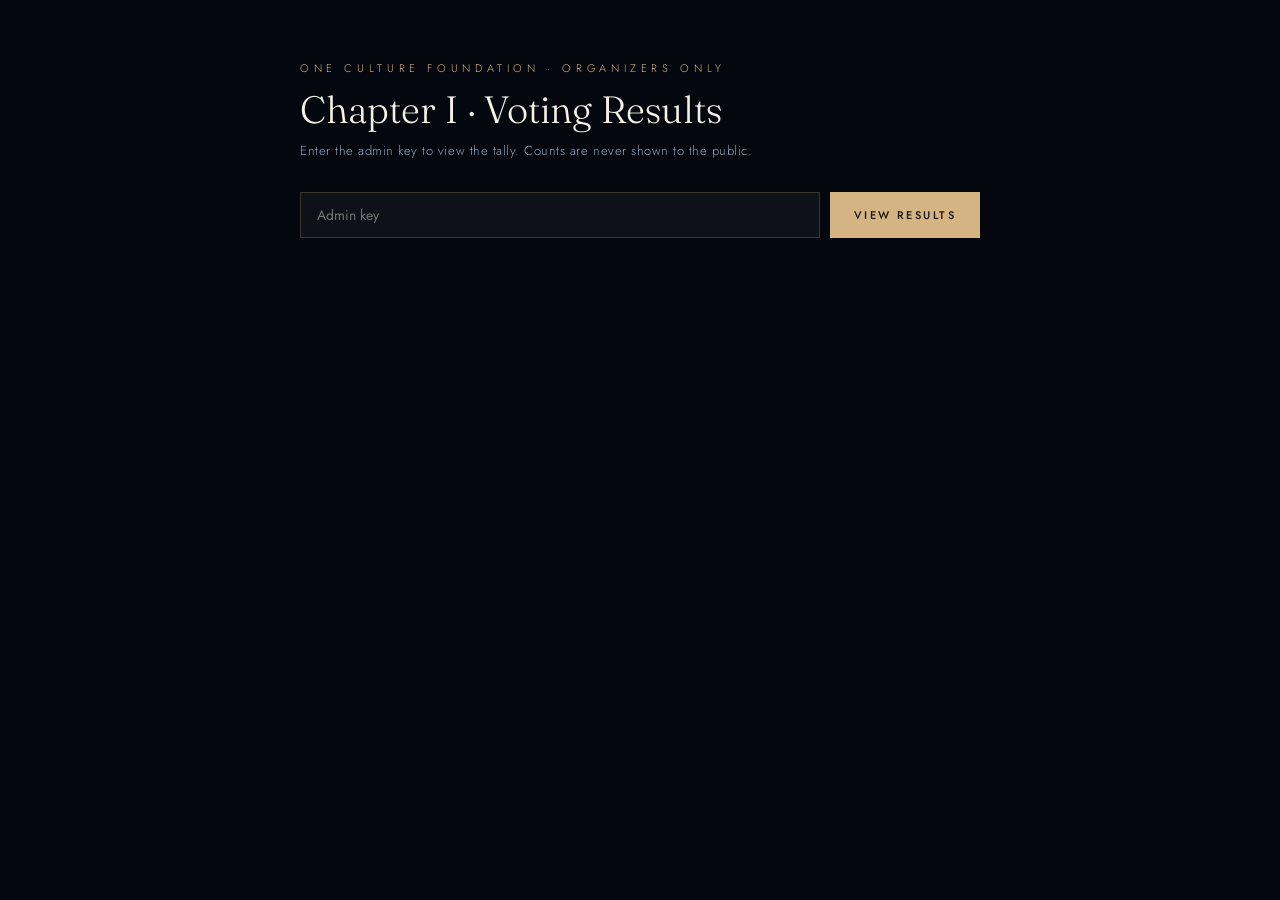
<file: results.html>
<!DOCTYPE html>
<html lang="en">
<head>
<meta charset="UTF-8">
<meta name="viewport" content="width=device-width, initial-scale=1.0">
<meta name="robots" content="noindex">
<title>Voting Results — World Culture Salon</title>
<link href="https://fonts.googleapis.com/css2?family=Fraunces:ital,wght@0,300;1,300&family=Jost:wght@300;400;500&display=swap" rel="stylesheet">
<style>
  :root{--void:#05070f;--gold:#d4b483;--marble:#f5f1e8;--mist:#93a5bd;--hairline:rgba(212,180,131,0.22);}
  *{box-sizing:border-box;margin:0;padding:0;}
  body{background:var(--void);color:var(--marble);font-family:'Jost',sans-serif;font-weight:300;min-height:100vh;padding:60px 24px;}
  .wrap{max-width:680px;margin:0 auto;}
  .eyebrow{font-size:11px;letter-spacing:0.42em;text-transform:uppercase;color:var(--gold);}
  h1{font-family:'Fraunces',serif;font-weight:300;font-size:38px;margin-top:10px;}
  .sub{color:var(--mist);font-size:13px;margin-top:8px;letter-spacing:0.04em;}
  .keyrow{display:flex;gap:10px;margin-top:32px;}
  input{
    flex:1;background:rgba(255,255,255,0.04);border:1px solid var(--hairline);
    color:var(--marble);padding:12px 16px;font-family:'Jost',sans-serif;font-size:14px;outline:none;
  }
  input:focus{border-color:var(--gold);}
  button{
    background:var(--gold);border:none;color:#171008;padding:12px 24px;cursor:pointer;
    font-family:'Jost',sans-serif;font-weight:500;font-size:11px;letter-spacing:0.22em;text-transform:uppercase;
  }
  button:hover{background:#e3c795;}
  .total{margin-top:36px;font-size:13px;color:var(--mist);letter-spacing:0.1em;}
  .total b{font-family:'Fraunces',serif;font-size:26px;color:var(--marble);font-weight:300;margin-right:8px;}
  table{width:100%;margin-top:18px;border-collapse:collapse;}
  th{font-size:10px;letter-spacing:0.3em;text-transform:uppercase;color:var(--mist);text-align:left;padding:10px 8px;border-bottom:1px solid var(--hairline);font-weight:400;}
  td{padding:11px 8px;border-bottom:1px solid rgba(255,255,255,0.05);font-size:14px;}
  td.rank{color:var(--gold);font-family:'Fraunces',serif;width:44px;}
  td.votes{text-align:right;font-family:'Fraunces',serif;font-size:17px;color:var(--gold);}
  td .loc{display:block;font-size:11.5px;color:var(--mist);margin-top:2px;}
  .err{margin-top:24px;color:#d98d5f;font-size:13px;letter-spacing:0.05em;}
</style>
</head>
<body>
<div class="wrap">
  <div class="eyebrow">One Culture Foundation · Organizers Only</div>
  <h1>Chapter I · Voting Results</h1>
  <div class="sub">Enter the admin key to view the tally. Counts are never shown to the public.</div>
  <div class="keyrow">
    <input id="key" type="password" placeholder="Admin key" autocomplete="off">
    <button id="load">View results</button>
  </div>
  <div id="out"></div>
</div>
<script>
const out = document.getElementById("out");
async function load() {
  const key = document.getElementById("key").value.trim();
  if (!key) return;
  out.innerHTML = '<div class="err" style="color:var(--mist)">Loading…</div>';
  try {
    const [rRes, rArtists] = await Promise.all([
      fetch("/api/results?key=" + encodeURIComponent(key)),
      fetch("/artists-min.json"),
    ]);
    if (rRes.status === 401) { out.innerHTML = '<div class="err">Wrong key.</div>'; return; }
    if (!rRes.ok) { out.innerHTML = '<div class="err">Storage not ready yet — connect the Redis database first.</div>'; return; }
    const { votes, total, subscribers = [] } = await rRes.json();
    const artists = await rArtists.json();
    const byIndex = Object.fromEntries(artists.map(a => [a.index, a]));
    const ranked = Object.entries(votes)
      .map(([idx, n]) => ({ ...(byIndex[idx] || { name: "Artist " + idx, location: "", title: "" }), n }))
      .sort((a, b) => b.n - a.n);
    let html = `<div class="total"><b>${total}</b>votes cast · ${ranked.length} artists received votes</div>`;
    html += '<table><tr><th></th><th>Artist</th><th>Artwork</th><th style="text-align:right">Votes</th></tr>';
    ranked.forEach((a, i) => {
      html += `<tr><td class="rank">${i + 1}</td><td>${a.name}<span class="loc">${a.location}</span></td><td>${a.title}</td><td class="votes">${a.n}</td></tr>`;
    });
    html += "</table>";
    html += '<div class="total" style="margin-top:48px">Newsletter subscribers are kept in Airtable: One Culture Foundation → <a href="https://airtable.com/appZvVV7zU2q7r303/tbl7vzAVUDaZ2puHw" target="_blank" rel="noopener" style="color:var(--gold)">WCS Subscribers</a>.</div>';
    // what is left of the gallery's earlier list, to remove until it is empty
    if (subscribers.length) html += `<div class="total" style="margin-top:18px"><b>${subscribers.length}</b>addresses still in the gallery's earlier list (already copied to Airtable) · <a href="#" id="copy-subs" style="color:var(--gold)">copy all</a></div>`;
    if (subscribers.length) {
      html += '<table><tr><th></th><th>Email</th><th style="text-align:right">Joined</th><th></th></tr>';
      subscribers.forEach((s, i) => {
        const d = s.ts ? s.ts.slice(0, 10) : "—";
        const safeEmail = s.email.replace(/</g, "&lt;");
        html += `<tr><td class="rank">${i + 1}</td><td>${safeEmail}</td><td style="text-align:right;color:var(--mist);font-size:12px">${d}</td><td style="text-align:right"><a href="#" class="remove-sub" data-email="${safeEmail}" style="color:var(--mist);font-size:11px">remove</a></td></tr>`;
      });
      html += "</table>";
    }
    out.innerHTML = html;
    const copyBtn = document.getElementById("copy-subs");
    if (copyBtn) copyBtn.addEventListener("click", (e) => {
      e.preventDefault();
      navigator.clipboard.writeText(subscribers.map(s => s.email).join("\n"));
      copyBtn.textContent = "copied ✓";
    });
    out.querySelectorAll(".remove-sub").forEach(link => {
      link.addEventListener("click", async (e) => {
        e.preventDefault();
        if (!confirm(`Remove ${link.dataset.email} from the subscriber list?`)) return;
        link.textContent = "removing…";
        const r = await fetch("/api/results", {
          method: "POST",
          headers: { "Content-Type": "application/json" },
          body: JSON.stringify({ key, action: "remove_sub", email: link.dataset.email }),
        });
        if (r.ok) load(); else link.textContent = "failed";
      });
    });
  } catch (e) {
    out.innerHTML = '<div class="err">Could not load results.</div>';
  }
}
document.getElementById("load").addEventListener("click", load);
document.getElementById("key").addEventListener("keydown", e => { if (e.key === "Enter") load(); });
</script>
</body>
</html>
</file>
<file: fonts-classic.css>
@font-face{font-family:'Cormorant Garamond';font-style:italic;font-weight:500;font-display:swap;src:url(fonts/CormorantGaramond-italic-500.woff2) format('woff2');}
@font-face{font-family:'Cormorant Garamond';font-style:italic;font-weight:600;font-display:swap;src:url(fonts/CormorantGaramond-italic-500.woff2) format('woff2');}
@font-face{font-family:'Cormorant Garamond';font-style:normal;font-weight:500;font-display:swap;src:url(fonts/CormorantGaramond-normal-500.woff2) format('woff2');}
@font-face{font-family:'Cormorant Garamond';font-style:normal;font-weight:600;font-display:swap;src:url(fonts/CormorantGaramond-normal-500.woff2) format('woff2');}
@font-face{font-family:'Cormorant Garamond';font-style:normal;font-weight:700;font-display:swap;src:url(fonts/CormorantGaramond-normal-500.woff2) format('woff2');}
@font-face{font-family:'Inter';font-style:normal;font-weight:400;font-display:swap;src:url(fonts/Inter-normal-400.woff2) format('woff2');}
@font-face{font-family:'Inter';font-style:normal;font-weight:500;font-display:swap;src:url(fonts/Inter-normal-400.woff2) format('woff2');}
@font-face{font-family:'Inter';font-style:normal;font-weight:600;font-display:swap;src:url(fonts/Inter-normal-400.woff2) format('woff2');}
</file>
